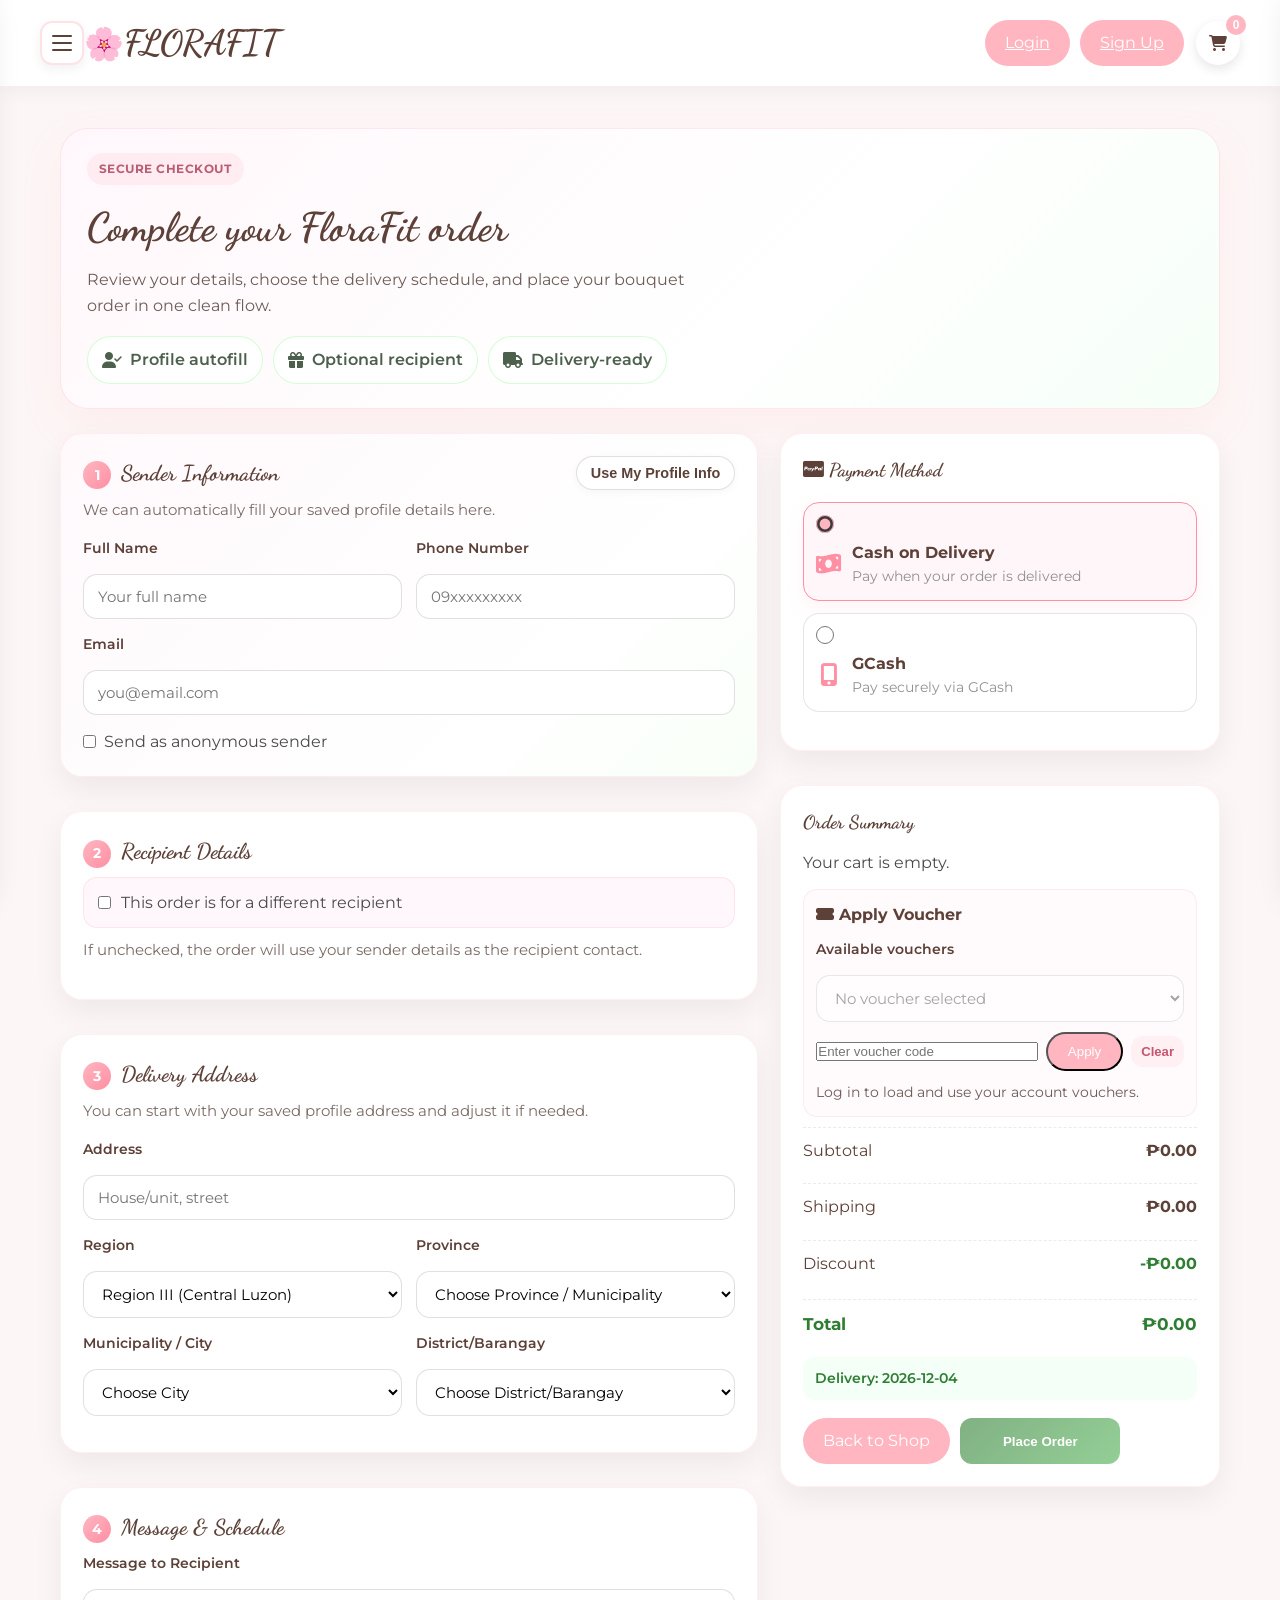
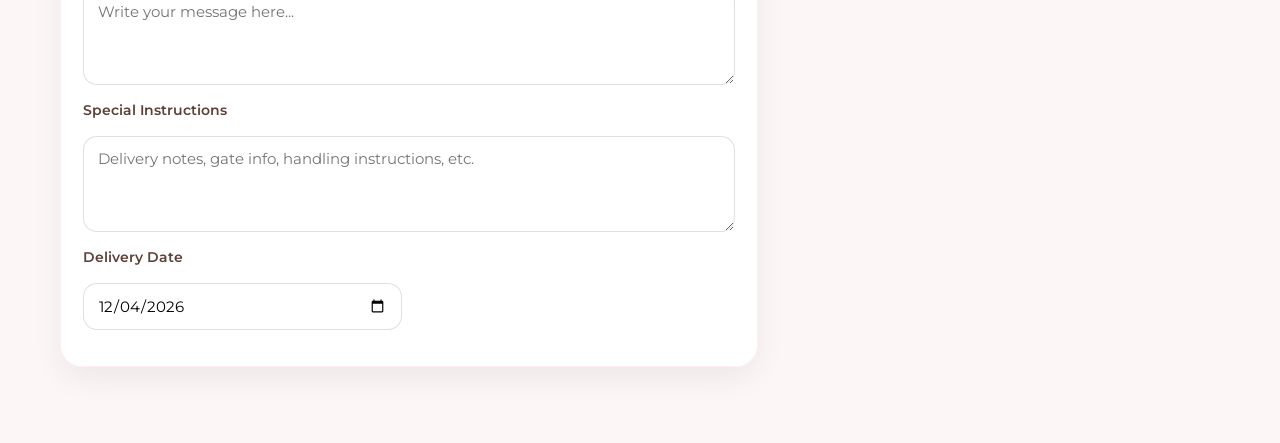
<file: checkout.html>
<!DOCTYPE html>
<html lang="en">
<head>
    <meta charset="UTF-8">
    <meta name="viewport" content="width=device-width, initial-scale=1.0">
    <title>Checkout | FLORAFIT</title>
    <link rel="icon" type="image/png" href="assets/img/Flora.png">
    <link rel="stylesheet" href="assets/css/website.css">
    <link rel="stylesheet" href="https://cdnjs.cloudflare.com/ajax/libs/font-awesome/6.4.0/css/all.min.css">
    <link href="https://fonts.googleapis.com/css2?family=Dancing+Script:wght@400;600;700&family=Montserrat:wght@300;400;500;600&display=swap" rel="stylesheet">
    <style>
        .checkout-body {
            background: linear-gradient(180deg, #fffaf0 0%, #fffdfb 100%);
        }

        .checkout-page {
            padding: 128px 0 60px;
        }

        .checkout-hero-banner {
            display: flex;
            justify-content: space-between;
            align-items: center;
            gap: 18px;
            flex-wrap: wrap;
            margin-bottom: 24px;
            padding: 24px 26px;
            border-radius: 28px;
            background: linear-gradient(135deg, #fff7fb 0%, #ffffff 60%, #f6fff8 100%);
            border: 1px solid rgba(255, 182, 193, 0.32);
            box-shadow: 0 16px 40px rgba(255, 182, 193, 0.12);
        }

        .checkout-eyebrow {
            display: inline-block;
            padding: 6px 12px;
            border-radius: 999px;
            background: rgba(255, 182, 193, 0.18);
            color: #b85d73;
            font-size: 0.78rem;
            font-weight: 700;
            text-transform: uppercase;
            letter-spacing: 0.04em;
            margin-bottom: 10px;
        }

        .checkout-hero-banner h2 {
            margin: 0 0 8px;
            color: #5d4037;
            font-size: 2.5rem;
        }

        .checkout-hero-banner p {
            margin: 0;
            max-width: 620px;
            color: #6d5c57;
        }

        .checkout-hero-points {
            display: flex;
            gap: 10px;
            flex-wrap: wrap;
        }

        .checkout-hero-points span {
            display: inline-flex;
            align-items: center;
            gap: 8px;
            padding: 10px 14px;
            border-radius: 999px;
            background: white;
            border: 1px solid rgba(152, 251, 152, 0.4);
            color: #4d5f4d;
            font-weight: 600;
        }

        .checkout-grid {
            display: grid;
            grid-template-columns: minmax(0, 1.35fr) minmax(320px, 0.85fr);
            gap: 22px;
            align-items: start;
        }

        .checkout-main-column,
        .checkout-sidebar-stack {
            display: grid;
            gap: 18px;
        }

        .checkout-card {
            background: rgba(255, 255, 255, 0.96);
            border-radius: 22px;
            border: 1px solid rgba(255, 182, 193, 0.22);
            box-shadow: 0 12px 30px rgba(0, 0, 0, 0.06);
            padding: 22px;
        }

        .checkout-card-accent {
            background: linear-gradient(135deg, #fff9fc 0%, #ffffff 70%, #f8fff8 100%);
        }

        .checkout-card-heading {
            display: flex;
            align-items: center;
            justify-content: space-between;
            gap: 12px;
            flex-wrap: wrap;
            margin-bottom: 8px;
        }

        .checkout-card-heading h3 {
            margin: 0;
            color: #5d4037;
            font-size: 1.35rem;
        }

        .checkout-step {
            display: inline-flex;
            width: 28px;
            height: 28px;
            align-items: center;
            justify-content: center;
            border-radius: 50%;
            background: linear-gradient(135deg, #ffb6c1 0%, #ff8fa3 100%);
            color: white;
            font-size: 0.9rem;
            font-weight: 700;
            margin-right: 10px;
        }

        .checkout-card-note {
            margin: 0 0 14px;
            color: #7a6b66;
            font-size: 0.95rem;
        }

        .checkout-row {
            display: grid;
            grid-template-columns: repeat(2, minmax(0, 1fr));
            gap: 14px;
        }

        .checkout-field {
            display: grid;
            gap: 8px;
            margin-bottom: 14px;
        }

        .checkout-field label {
            font-weight: 600;
            color: #5d4037;
        }

        .checkout-field input,
        .checkout-field textarea,
        .checkout-field select {
            width: 100%;
            border: 1px solid rgba(0, 0, 0, 0.12);
            border-radius: 14px;
            padding: 12px 14px;
            font-size: 0.95rem;
            font-family: 'Montserrat', sans-serif;
            background: #fff;
        }

        .checkout-field textarea {
            min-height: 96px;
            resize: vertical;
        }

        .checkout-field input:focus,
        .checkout-field textarea:focus,
        .checkout-field select:focus {
            outline: none;
            border-color: #ff8fa3;
            box-shadow: 0 0 0 3px rgba(255, 182, 193, 0.16);
        }

        .checkout-toggle-card {
            display: flex;
            align-items: center;
            gap: 10px;
            padding: 12px 14px;
            border-radius: 14px;
            background: #fff7fb;
            border: 1px solid rgba(255, 182, 193, 0.28);
            margin-bottom: 10px;
        }

        .checkout-toggle-panel[hidden] {
            display: none !important;
        }

        .checkout-toggle-panel {
            margin-top: 10px;
            padding-top: 10px;
        }

        .checkout-summary-card {
            position: sticky;
            top: 118px;
        }

        .phone-wrap {
            display: grid;
            grid-template-columns: 92px 1fr;
            gap: 10px;
        }

        .checkout-actions {
            display: flex;
            gap: 10px;
            flex-wrap: wrap;
            margin-top: 18px;
        }

        .payment-methods {
            display: grid;
            gap: 12px;
        }

        .payment-method-option {
            display: block;
            border: 1px solid rgba(0,0,0,0.1);
            border-radius: 16px;
            padding: 12px;
            cursor: pointer;
            transition: all 0.2s ease;
            background: #fff;
        }

        .payment-method-option.active {
            border-color: #ff8fa3;
            background: #fff6fa;
            box-shadow: 0 8px 18px rgba(255, 182, 193, 0.15);
        }

        .payment-method-content {
            display: flex;
            gap: 12px;
            align-items: center;
        }

        .payment-method-content i {
            font-size: 1.4rem;
            color: #ff8fa3;
        }

        .payment-method-content small {
            display: block;
            color: #777;
        }

        .payment-details,
        .gcash-info {
            margin-top: 12px;
        }

        .gcash-info {
            display: flex;
            gap: 8px;
            align-items: center;
            background: #f4f9ff;
            border-radius: 12px;
            padding: 10px 12px;
            color: #2b5c8a;
            font-size: 0.9rem;
        }

        #cart-summary-list {
            display: grid;
            gap: 12px;
            margin-bottom: 14px;
        }

        .cart-item {
            display: grid;
            grid-template-columns: 64px 1fr auto;
            gap: 12px;
            align-items: start;
            padding: 12px;
            border-radius: 14px;
            background: #fffafc;
            border: 1px solid rgba(255, 182, 193, 0.18);
        }

        .cart-item img {
            width: 64px;
            height: 64px;
            object-fit: cover;
            border-radius: 12px;
        }

        .cart-item-name {
            font-weight: 700;
            color: #5d4037;
            margin-bottom: 4px;
        }

        .cart-item-meta {
            color: #777;
            font-size: 0.88rem;
        }

        .summary-row {
            display: flex;
            align-items: center;
            justify-content: space-between;
            padding: 10px 0;
            border-top: 1px dashed rgba(0,0,0,0.08);
        }

        .summary-total {
            font-size: 1.08rem;
            color: #2e7d32;
        }

        .delivery-note {
            margin-top: 10px;
            padding: 10px 12px;
            border-radius: 12px;
            background: #f4fff7;
            color: #2e7d32;
            font-weight: 600;
        }

        .buy-button,
        .checkout-remove-btn {
            border: none;
            border-radius: 12px;
            cursor: pointer;
            font-weight: 700;
        }

        .buy-button {
            background: linear-gradient(135deg, #2e7d32 0%, #4caf50 100%);
            color: white;
            padding: 12px 18px;
        }

        .checkout-remove-btn {
            background: #fff1f3;
            color: #c55570;
            padding: 8px 10px;
            margin-top: 8px;
        }

        .qty-control {
            display: inline-flex;
            align-items: center;
            gap: 8px;
            flex-wrap: wrap;
            margin-top: 8px;
        }

        .qty-btn,
        .qty-pill {
            width: 32px;
            height: 32px;
            border-radius: 999px;
            display: inline-flex;
            align-items: center;
            justify-content: center;
            font-weight: 700;
        }

        .qty-btn {
            border: 1px solid rgba(255, 143, 163, 0.45);
            background: #fff;
            color: #b85d73;
            cursor: pointer;
        }

        .qty-pill {
            background: #fff7fb;
            color: #5d4037;
            width: auto;
            min-width: 32px;
            padding: 0 10px;
        }

        .voucher-box {
            margin: 12px 0 6px;
            padding: 12px;
            border-radius: 14px;
            background: #fffafc;
            border: 1px solid rgba(255, 182, 193, 0.22);
        }

        .voucher-box h4 {
            margin: 0 0 10px;
            color: #5d4037;
        }

        .voucher-row {
            display: grid;
            grid-template-columns: 1fr auto auto;
            gap: 8px;
            align-items: center;
        }

        .voucher-feedback {
            margin: 10px 0 0;
            font-size: 0.9rem;
            color: #6d5c57;
        }

        .voucher-feedback.success {
            color: #2e7d32;
            font-weight: 600;
        }

        .voucher-feedback.error {
            color: #c62828;
            font-weight: 600;
        }

        .discount-row strong {
            color: #2e7d32;
        }

        @media (max-width: 992px) {
            .checkout-grid,
            .checkout-row {
                grid-template-columns: 1fr;
            }

            .checkout-summary-card {
                position: static;
            }

            .cart-item {
                grid-template-columns: 56px 1fr;
            }

            .cart-item-actions {
                grid-column: 1 / -1;
                display: flex;
                justify-content: space-between;
                align-items: center;
            }
        }
    </style>
</head>
<body class="checkout-body">
    <header>
        <div class="container header-container">
            <button id="hamburger-btn" class="hamburger-btn" aria-label="Open menu" aria-expanded="false">
                <span></span>
                <span></span>
                <span></span>
            </button>

            <a href="index.html" class="logo">
                <span style="font-size: 2rem;">🌸</span>
                <h1>FLORAFIT</h1>
            </a>

            <!-- Mobile Menu -->
            <div id="mobile-menu" class="mobile-menu" aria-hidden="true">
                <button id="mobile-menu-close" class="mobile-menu-close" aria-label="Close menu">&times;</button>
                <nav class="mobile-nav">
                    <ul>
                        <li><a href="index.html">Home</a></li>
                        <li><a href="index.html#about">About</a></li>
                        <li><a href="contact.html">Contact</a></li>
                        <li><a href="shop.html">Shop</a></li>
                        <li><a href="customize.html">Start Designing</a></li>
                    </ul>
                </nav>
            </div>
            <div id="mobile-menu-overlay" class="mobile-menu-overlay"></div>

            <div id="auth-toggle">
                <a href="admin/dashboard.php" id="staff-dashboard-link" class="nav-cta" style="display:none; margin-right:15px; background:linear-gradient(135deg, #667eea 0%, #764ba2 100%); border:none;">
                    <i class="fas fa-chart-line"></i> Dashboard
                </a>
                <div id="auth-buttons">
                    <a href="login.html" class="nav-cta">Login</a>
                    <a href="signup.html" class="nav-cta">Sign Up</a>
                </div>
                <div id="profile-section" style="display: none;">
                    <div class="profile-menu">
                        <img id="cornerProfilePic" src="uploads/default-avatar.svg" alt="profile">
                        <i class="fas fa-user-circle"></i>
                        <span id="user-name"></span>
                        <button id="logout-btn" class="nav-cta">Logout</button>
                    </div>
                </div>
                <button type="button" id="cart-toggle-btn" class="cart-toggle-btn" aria-label="Open cart">
                    <i class="fas fa-shopping-cart"></i>
                    <span id="cart-badge" class="cart-badge">0</span>
                </button>
            </div>
        </div>
    </header>

    <div id="cart-overlay" class="cart-overlay" hidden></div>
    <aside id="cart-drawer" class="cart-drawer" aria-hidden="true">
        <div class="cart-drawer-header">
            <h3><i class="fas fa-shopping-cart"></i> Your Cart</h3>
            <button type="button" id="cart-close-btn" class="cart-close-btn" aria-label="Close cart">&times;</button>
        </div>
        <div id="checkout-cart-list" class="checkout-cart-list"></div>
        <div class="cart-drawer-footer">
            <a href="shop.html" class="nav-cta" style="text-decoration:none;text-align:center;">Add More Items</a>
        </div>
    </aside>

    <main class="checkout-page">
        <div class="container">
            <section class="checkout-hero-banner">
                <div>
                    <span class="checkout-eyebrow">Secure Checkout</span>
                    <h2>Complete your FloraFit order</h2>
                    <p>Review your details, choose the delivery schedule, and place your bouquet order in one clean flow.</p>
                </div>
                <div class="checkout-hero-points">
                    <span><i class="fas fa-user-check"></i> Profile autofill</span>
                    <span><i class="fas fa-gift"></i> Optional recipient</span>
                    <span><i class="fas fa-truck"></i> Delivery-ready</span>
                </div>
            </section>

            <div class="checkout-grid">
                <section class="checkout-main-column">
                    <div class="checkout-card checkout-card-accent">
                        <div class="checkout-card-heading">
                            <div>
                                <span class="checkout-step">1</span><h3 style="display:inline;">Sender Information</h3>
                            </div>
                            <button type="button" id="autofill-profile" class="btn-small outline">Use My Profile Info</button>
                        </div>
                        <p class="checkout-card-note">We can automatically fill your saved profile details here.</p>
                        <div class="checkout-row">
                            <div class="checkout-field">
                                <label for="sender-name">Full Name</label>
                                <input id="sender-name" type="text" placeholder="Your full name" autocomplete="name">
                            </div>
                            <div class="checkout-field">
                                <label for="sender-phone">Phone Number</label>
                                <input id="sender-phone" type="text" placeholder="09xxxxxxxxx" autocomplete="tel">
                            </div>
                        </div>
                        <div class="checkout-field">
                            <label for="sender-email">Email</label>
                            <input id="sender-email" type="email" placeholder="you@email.com" autocomplete="email">
                        </div>
                        <label class="checkbox-field" for="sender-anonymous">
                            <input id="sender-anonymous" type="checkbox">
                            <span>Send as anonymous sender</span>
                        </label>
                    </div>

                    <div class="checkout-card">
                        <div class="checkout-card-heading">
                            <div>
                                <span class="checkout-step">2</span><h3 style="display:inline;">Recipient Details</h3>
                            </div>
                        </div>
                        <label class="checkout-toggle-card" for="different-recipient-toggle">
                            <input id="different-recipient-toggle" type="checkbox">
                            <span>This order is for a different recipient</span>
                        </label>
                        <p id="recipient-mode-hint" class="checkout-card-note">If unchecked, the order will use your sender details as the recipient contact.</p>

                        <div id="recipient-details-panel" class="checkout-toggle-panel" hidden>
                            <div class="checkout-row">
                                <div class="checkout-field">
                                    <label for="recipient-first-name">First Name</label>
                                    <input id="recipient-first-name" type="text" placeholder="Recipient first name" autocomplete="given-name">
                                </div>
                                <div class="checkout-field">
                                    <label for="recipient-last-name">Last Name</label>
                                    <input id="recipient-last-name" type="text" placeholder="Recipient last name" autocomplete="family-name">
                                </div>
                            </div>
                            <div class="checkout-field">
                                <label for="recipient-phone">Phone Number</label>
                                <div class="phone-wrap">
                                    <select id="recipient-country-code">
                                        <option value="+63" selected>+63</option>
                                    </select>
                                    <input id="recipient-phone" type="text" placeholder="Enter a phone number" autocomplete="tel-national">
                                </div>
                            </div>
                        </div>
                    </div>

                    <div class="checkout-card">
                        <div class="checkout-card-heading">
                            <div>
                                <span class="checkout-step">3</span><h3 style="display:inline;">Delivery Address</h3>
                            </div>
                        </div>
                        <p class="checkout-card-note">You can start with your saved profile address and adjust it if needed.</p>
                        <div class="checkout-field">
                            <label for="recipient-address-line">Address</label>
                            <input id="recipient-address-line" type="text" placeholder="House/unit, street" autocomplete="street-address">
                        </div>
                        <div class="checkout-row">
                            <div class="checkout-field">
                                <label for="recipient-region">Region</label>
                                <select id="recipient-region"></select>
                            </div>
                            <div class="checkout-field">
                                <label for="recipient-province">Province</label>
                                <select id="recipient-province"></select>
                            </div>
                        </div>
                        <div class="checkout-row">
                            <div class="checkout-field">
                                <label for="recipient-city">Municipality / City</label>
                                <select id="recipient-city"></select>
                            </div>
                            <div class="checkout-field">
                                <label for="recipient-district">District/Barangay</label>
                                <select id="recipient-district"></select>
                            </div>
                        </div>
                    </div>

                    <div class="checkout-card">
                        <div class="checkout-card-heading">
                            <div>
                                <span class="checkout-step">4</span><h3 style="display:inline;">Message & Schedule</h3>
                            </div>
                        </div>
                        <div class="checkout-field">
                            <label for="gift-message">Message to Recipient</label>
                            <textarea id="gift-message" placeholder="Write your message here..."></textarea>
                        </div>
                        <div class="checkout-field">
                            <label for="special-instructions">Special Instructions</label>
                            <textarea id="special-instructions" placeholder="Delivery notes, gate info, handling instructions, etc."></textarea>
                        </div>
                        <div class="checkout-row">
                            <div class="checkout-field">
                                <label for="delivery-date">Delivery Date</label>
                                <input id="delivery-date" type="date">
                            </div>
                        </div>
                    </div>
                </section>

                <aside>
                    <div class="checkout-sidebar-stack">
                        <div class="checkout-card">
                            <h3><i class="fab fa-cc-paypal"></i> Payment Method</h3>
                            <div class="payment-methods">
                                <label class="payment-method-option">
                                    <input type="radio" name="payment" value="cod">
                                    <div class="payment-method-content">
                                        <i class="fas fa-money-bill-wave"></i>
                                        <div>
                                            <strong>Cash on Delivery</strong>
                                            <small>Pay when your order is delivered</small>
                                        </div>
                                    </div>
                                </label>

                                <label class="payment-method-option" data-method="gcash">
                                    <input type="radio" name="payment" value="gcash">
                                    <div class="payment-method-content">
                                        <i class="fas fa-mobile-alt"></i>
                                        <div>
                                            <strong>GCash</strong>
                                            <small>Pay securely via GCash</small>
                                        </div>
                                    </div>
                                </label>
                            </div>

                            <div id="gcash-details" class="payment-details" style="display: none;">
                                <div class="checkout-field">
                                    <label for="gcash-number">GCash Number</label>
                                    <input id="gcash-number" type="tel" placeholder="09xxxxxxxxx" maxlength="11">
                                    <small>Enter your GCash mobile number</small>
                                </div>
                                <div class="gcash-info">
                                    <i class="fas fa-info-circle"></i>
                                    <span>You will receive payment instructions after order confirmation</span>
                                </div>
                            </div>
                        </div>

                        <div class="checkout-card checkout-summary-card">
                            <h3>Order Summary</h3>
                            <div id="cart-summary-list"></div>
                            <div class="voucher-box">
                                <h4><i class="fas fa-ticket-alt"></i> Apply Voucher</h4>
                                <div class="checkout-field" style="margin-bottom:10px;">
                                    <label for="voucher-select">Available vouchers</label>
                                    <select id="voucher-select">
                                        <option value="">No voucher selected</option>
                                    </select>
                                </div>
                                <div class="voucher-row">
                                    <input id="voucher-code" type="text" placeholder="Enter voucher code">
                                    <button id="apply-voucher" type="button" class="nav-cta">Apply</button>
                                    <button id="clear-voucher" type="button" class="checkout-remove-btn" style="margin-top:0;">Clear</button>
                                </div>
                                <p id="voucher-feedback" class="voucher-feedback">Log in to load your available vouchers.</p>
                            </div>
                            <div class="summary-row"><span>Subtotal</span><strong id="subtotal-amount">₱0.00</strong></div>
                            <div class="summary-row"><span>Shipping</span><strong id="shipping-amount">₱150.00</strong></div>
                            <div class="summary-row discount-row"><span>Discount</span><strong id="discount-amount">-₱0.00</strong></div>
                            <div class="summary-row summary-total"><span>Total</span><strong id="total-amount">₱0.00</strong></div>
                            <div class="delivery-note" id="delivery-summary">Delivery: Not selected</div>
                            <div class="checkout-actions">
                                <a href="shop.html" class="nav-cta" style="text-decoration:none; display:inline-flex; align-items:center; justify-content:center;">Back to Shop</a>
                                <button id="place-order" type="button" class="buy-button">Place Order</button>
                            </div>
                        </div>
                    </div>
                </aside>
            </div>
        </div>
    </main>

    <script src="assets/js/notifications.js"></script>
    <script>
        function updateAuthUI() {
            const isLoggedIn = localStorage.getItem('isLoggedIn');
            const authButtons = document.getElementById('auth-buttons');
            const profileSection = document.getElementById('profile-section');
            const userName = document.getElementById('user-name');
            const cornerImg = document.getElementById('cornerProfilePic');
            const cartBtn = document.getElementById('cart-toggle-btn');

            if (isLoggedIn) {
                const user = JSON.parse(localStorage.getItem('user'));
                authButtons.style.display = 'none';
                profileSection.style.display = 'block';
                if (user) {
                    userName.textContent = user.name || [user.firstName, user.lastName].filter(Boolean).join(' ');
                }
                if (user && user.profile_picture) {
                    cornerImg.src = user.profile_picture;
                    cornerImg.style.display = 'inline-block';
                    const icon = profileSection.querySelector('.fa-user-circle');
                    if (icon) icon.style.display = 'none';
                } else {
                    cornerImg.style.display = 'none';
                    const icon = profileSection.querySelector('.fa-user-circle');
                    if (icon) icon.style.display = 'inline-block';
                }

                if (user && (user.role === 'admin' || user.role === 'staff' || user.is_admin)) {
                    const staffLink = document.getElementById('staff-dashboard-link');
                    if (staffLink) staffLink.style.display = 'inline-block';
                    if (cartBtn) cartBtn.style.display = 'none';
                    const designLink = document.getElementById('start-designing-link');
                    if (designLink) {
                        designLink.innerHTML = '<a href="customize.html">Customize</a>';
                    }
                } else {
                    if (cartBtn) cartBtn.style.display = 'inline-flex';
                }
            } else {
                authButtons.style.display = 'flex';
                profileSection.style.display = 'none';
                if (cartBtn) cartBtn.style.display = 'inline-flex';
                const staffLink = document.getElementById('staff-dashboard-link');
                if (staffLink) staffLink.style.display = 'none';
            }
        }

        updateAuthUI();

        const hamburgerBtn = document.getElementById('hamburger-btn');
        const mobileMenu = document.getElementById('mobile-menu');
        const mobileMenuOverlay = document.getElementById('mobile-menu-overlay');
        const mobileMenuClose = document.getElementById('mobile-menu-close');

        function openMobileMenu() {
            mobileMenu.classList.add('open');
            mobileMenuOverlay.classList.add('open');
            hamburgerBtn.setAttribute('aria-expanded', 'true');
            mobileMenu.setAttribute('aria-hidden', 'false');
            document.body.style.overflow = 'hidden';
        }

        function closeMobileMenu() {
            mobileMenu.classList.remove('open');
            mobileMenuOverlay.classList.remove('open');
            hamburgerBtn.setAttribute('aria-expanded', 'false');
            mobileMenu.setAttribute('aria-hidden', 'true');
            document.body.style.overflow = '';
        }

        hamburgerBtn?.addEventListener('click', openMobileMenu);
        mobileMenuClose?.addEventListener('click', closeMobileMenu);
        mobileMenuOverlay?.addEventListener('click', closeMobileMenu);

        document.querySelectorAll('.mobile-nav a').forEach(link => {
            link.addEventListener('click', closeMobileMenu);
        });

        const profileSection = document.getElementById('profile-section');
        if (profileSection) {
            profileSection.addEventListener('click', () => {
                window.location.href = 'profile.html';
            });
            profileSection.style.cursor = 'pointer';
        }

        const logoutBtn = document.getElementById('logout-btn');
        if (logoutBtn) {
            logoutBtn.addEventListener('click', (e) => {
                e.stopPropagation();
                localStorage.removeItem('isLoggedIn');
                localStorage.removeItem('user');
                updateAuthUI();
                window.location.href = 'index.html';
            });
        }

        window.addEventListener('storage', (e) => {
            if (e.key === 'user' || e.key === 'isLoggedIn') {
                try { updateAuthUI(); } catch (err) { console.error(err); }
            }
        });

        document.querySelectorAll('a[href="customize.html"]').forEach(link => {
            link.addEventListener('click', (e) => {
                const isLoggedIn = localStorage.getItem('isLoggedIn');
                if (!isLoggedIn) {
                    e.preventDefault();
                    window.location.href = 'login.html';
                }
            });
        });
    </script>
    <script>
        const SHIPPING_FEE = 150;
        const REGION_DATA = {
            'Region III (Central Luzon)': [
                'Bataan', 'Bulacan', 'Nueva Ecija', 'Pampanga', 'Tarlac', 'Zambales', 'Aurora'
            ]
        };

        const CITY_DISTRICT_ASSOCIATION = {
            // Bataan municipalities/cities → their districts
            'Balanga (Capital)':    '2nd District',
            'Abucay':               '1st District',
            'Bagac':                '3rd District',
            'Dinalupihan':          '3rd District',
            'Hermosa':              '1st District',
            'Limay':                '2nd District',
            'Mariveles':            '3rd District',
            'Morong':               '3rd District',
            'Orani':                '1st District',
            'Orion':                '2nd District',
            'Pilar':                '2nd District',
            'Samal':                '1st District'
        };

        const BARANGAY_OPTIONS_BY_CITY = {
            'Balanga (Capital)': [
                'Bagong Silang', 'Bagumbayan', 'Cabog-Cabog', 'Camacho', 'Cataning',
                'Central', 'Cupang North', 'Cupang Proper', 'Cupang West', 'Dangcol',
                'Doña Francisca', 'Ibayo', 'Malabia', 'Munting Batangas',
                'Poblacion Barcenas', 'Puerto Rivas Ibaba', 'Puerto Rivas Itaas',
                'Puerto Rivas Lote', 'San Jose', 'Sibacan', 'Talisay', 'Tanato',
                'Tenejero', 'Tortugas', 'Tuyo'
            ],
            'Abucay': [
                'Bangkal', 'Calaylayan', 'Capitangan', 'Gabon', 'Laon',
                'Mabatang', 'Omboy', 'Salian', 'Wawa'
            ],
            'Bagac': [
                'Atilano L. Ricardo', 'Bagumbayan', 'Banawang', 'Binuangan', 'Binukawan',
                'Ibaba', 'Ibis', 'Pag-asa', 'Parang', 'Paysawan', 'Quinawan',
                'San Antonio', 'Saysain', 'Tabing-Ilog (Poblacion)'
            ],
            'Dinalupihan': [
                'Aquino', 'Bonifacio', 'Burgos', 'Del Pilar', 'General Luna',
                'Gomez', 'Mabini Extension', 'Mabini Proper', 'Padre Dandan',
                'Rizal', 'Roxas', 'San Isidro', 'Torres Bugauen', 'Zamora',
                'Daang Bago', 'Layac', 'Luacan', 'New San Jose', 'Old San Jose',
                'San Ramon', 'Santa Isabel', 'Bangal', 'Bayan-bayanan', 'Colo',
                'Dalao', 'Happy Valley', 'Jose C. Payumo, Jr.', 'Kataasan',
                'Magsaysay', 'Maligaya', 'Naparing', 'Pag-asa', 'Pagalanggang',
                'Payangan', 'Pentor', 'Pinulot', 'Pita', 'Roosevelt', 'Saguing',
                'San Benito', 'San Pablo', 'San Simon', 'Sapang Balas',
                'Santo Niño', 'Tubo-tubo', 'Tucop'
            ],
            'Hermosa': [
                'A. Rivera', 'Almacen', 'Bacong', 'Balsic', 'Bamban', 'Cataning',
                'Culis', 'Daungan', 'Mandama', 'Mabuco', 'Maite',
                'Mambog - Caballero', 'Palihan', 'Pandatung', 'Pulo',
                'Saba', 'San Pedro', 'Santout', 'Tipo'
            ],
            'Limay': [
                'Alangan', 'Duale', 'Kitang I', 'Kitang 2 & Luz', 'Lamao',
                'Landing', 'Poblacion', 'Reformista', 'San Francisco de Asis',
                'St. Francis II', 'Townsite', 'Wawa'
            ],
            'Mariveles': [
                'Alas-asin', 'Alion', 'Balon-Anito', 'Baseco Country', 'Batangas II',
                'Biaan', 'Cabcaben', 'Camaya', 'Ipag', 'Lucanin', 'Malaya',
                'Maligaya', 'Mountain View', 'Poblacion', 'San Carlos',
                'San Isidro', 'Sisiman', 'Townsite'
            ],
            'Morong': [
                'Binaritan', 'Mabayo', 'Nagbalayong', 'Poblacion', 'Sabang'
            ],
            'Orani': [
                'Apollo', 'Bagong Paraiso', 'Balut', 'Bayan', 'Calero',
                'Centro I', 'Centro II', 'Doña', 'Kabalutan', 'Kaparangan',
                'Maria Fe', 'Masantol', 'Mulawin', 'Pacar', 'Pag-asa',
                'Palihan', 'Paking-Carbonero', 'Pantalan Bago', 'Pantalan Luma',
                'Parang Parang', 'Puksuan', 'Sibul', 'Silahis', 'Tagumpay',
                'Tala', 'Talimundoc', 'Tapulao', 'Tenejero', 'Tugatog', 'Wawa'
            ],
            'Orion': [
                'Arellano', 'Bagumbayan', 'Balagtas', 'Balut', 'Bantan',
                'Bilolo', 'Calabane', 'Camachile', 'Daang Bago', 'Daang Bilolo',
                'Daang Pare', 'General Lim', 'Kapunitan', 'Lati', 'Lusungan',
                'Puting Pasig', 'Sabatan', 'San Vicente', 'Santa Elena',
                'Santo Domingo', 'Villa Angeles', 'Wakas', 'Wawa'
            ],
            'Pilar': [
                'Balut I', 'Balut II', 'Landing', 'Wawa', 'Diwa', 'Liyang',
                'Nagwaling', 'Pantingan', 'Ala-uli', 'Bagumbayan', 'Bantan Munti',
                'Burgos', 'Del Rosario', 'Panilao', 'Poblacion', 'Rizal',
                'Santa Rosa', 'Wakas North', 'Wakas South'
            ],
            'Samal': [
                'East Calaguiman', 'East Daang Bago', 'Gugo', 'Ibaba', 'Imelda',
                'Lalawigan', 'Palili', 'San Juan', 'San Roque', 'Santa Lucia',
                'Sapa', 'Tabing Ilog', 'West Calaguiman', 'West Daang Bago'
            ]
        };

        function getStorageIdentity() {
            try {
                const user = JSON.parse(localStorage.getItem('user') || '{}');
                if (user && user.id) return `user_${user.id}`;
                if (user && user.email) return `email_${String(user.email).toLowerCase()}`;
            } catch (error) {
            }
            return 'guest';
        }

        function getCartStorageKey() {
            return `cart_${getStorageIdentity()}`;
        }

        function getCart() {
            try {
                const key = getCartStorageKey();
                const scoped = localStorage.getItem(key);

                if (scoped === null) {
                    const legacy = localStorage.getItem('cart');
                    if (legacy) {
                        localStorage.setItem(key, legacy);
                        localStorage.removeItem('cart');
                    }
                }

                const cart = JSON.parse(localStorage.getItem(key));
                return Array.isArray(cart) ? cart : [];
            } catch (error) {
                return [];
            }
        }

        function saveCart(cart) {
            localStorage.setItem(getCartStorageKey(), JSON.stringify(cart));
        }

        function totalCartQuantity(cart) {
            return cart.reduce((sum, item) => sum + Math.max(1, Number(item.quantity || 1)), 0);
        }

        function updateCartBadge() {
            const badge = document.getElementById('cart-badge');
            if (!badge) return;
            badge.textContent = totalCartQuantity(getCart());
        }

        function openCartDrawer() {
            const drawer = document.getElementById('cart-drawer');
            const overlay = document.getElementById('cart-overlay');
            if (!drawer || !overlay) return;
            drawer.classList.add('open');
            drawer.setAttribute('aria-hidden', 'false');
            overlay.hidden = false;
            document.body.style.overflow = 'hidden';
            renderNavCart();
        }

        function closeCartDrawer() {
            const drawer = document.getElementById('cart-drawer');
            const overlay = document.getElementById('cart-overlay');
            if (!drawer || !overlay) return;
            drawer.classList.remove('open');
            drawer.setAttribute('aria-hidden', 'true');
            overlay.hidden = true;
            document.body.style.overflow = '';
        }

        function removeCartItem(index) {
            const cart = getCart();
            if (!cart[index]) return;
            cart.splice(index, 1);
            saveCart(cart);
            updateCartBadge();
            renderSummary();
            renderNavCart();
        }

        function changeCartItemQuantity(index, delta) {
            const cart = getCart();
            if (!cart[index]) return;

            const nextQuantity = Math.max(1, Number(cart[index].quantity || 1) + Number(delta || 0));
            cart[index].quantity = nextQuantity;
            saveCart(cart);
            updateCartBadge();
            renderSummary();
            renderNavCart();
        }

        function renderNavCart() {
            const list = document.getElementById('checkout-cart-list');
            if (!list) return;

            const cart = getCart();
            if (!cart.length) {
                list.innerHTML = '<p class="cart-empty-state">Your cart is empty.</p>';
                return;
            }

            list.innerHTML = cart.map((item, index) => {
                const qty = Math.max(1, Number(item.quantity || 1));
                const addOnNames = (item.addOns || []).map(addOn => addOn.name).join(', ');
                const recipeText = buildRecipeText(item);
                return `
                    <div class="checkout-cart-item">
                        <div class="checkout-cart-item-top">
                            <strong>${item.name || 'Item'}</strong>
                            <strong>${currency(computeItemTotal(item))}</strong>
                        </div>
                        <div class="cart-item-meta">Qty: ${qty}${addOnNames ? ` • Add-ons: ${addOnNames}` : ''}</div>
                        ${recipeText ? `<div class="cart-item-meta">Recipe: ${recipeText}</div>` : ''}
                        <div class="qty-control">
                            <button type="button" class="qty-btn" data-action="decrease" data-index="${index}">−</button>
                            <span class="qty-pill">${qty}</span>
                            <button type="button" class="qty-btn" data-action="increase" data-index="${index}">+</button>
                            <button type="button" class="cart-remove-btn" data-action="remove" data-index="${index}">Remove</button>
                        </div>
                    </div>
                `;
            }).join('');
        }

        function setSelectOptions(selectId, options, placeholder) {
            const select = document.getElementById(selectId);
            if (!select) return;
            select.innerHTML = '';

            const placeholderOpt = document.createElement('option');
            placeholderOpt.value = '';
            placeholderOpt.textContent = placeholder;
            select.appendChild(placeholderOpt);

            options.forEach(option => {
                const opt = document.createElement('option');
                opt.value = option;
                opt.textContent = option;
                select.appendChild(opt);
            });
        }

        function initializeAddressFields() {
            const regionSelect = document.getElementById('recipient-region');
            const provinceSelect = document.getElementById('recipient-province');
            const citySelect = document.getElementById('recipient-city');

            setSelectOptions('recipient-region', Object.keys(REGION_DATA), 'Choose Region');
            setSelectOptions('recipient-province', [], 'Choose Province / Municipality');
            setSelectOptions('recipient-city', [], 'Choose City');
            setSelectOptions('recipient-district', [], 'Choose District/Barangay');

            regionSelect.addEventListener('change', () => {
                const region = regionSelect.value;
                const provinces = region ? (REGION_DATA[region] || []) : [];
                setSelectOptions('recipient-province', provinces, 'Choose Province / Municipality');
                setSelectOptions('recipient-city', [], 'Choose City');
                setSelectOptions('recipient-district', [], 'Choose District/Barangay');
            });

            provinceSelect.addEventListener('change', () => {
                const region = regionSelect.value;
                const province = provinceSelect.value;
                const cities = (region === 'Region III (Central Luzon)' && province === 'Bataan')
                ? Object.keys(CITY_DISTRICT_ASSOCIATION)
                : [];
                setSelectOptions('recipient-city', cities, 'Choose City');
                setSelectOptions('recipient-district', [], 'Choose District/Barangay');
            });

            citySelect.addEventListener('change', () => {
                const city = citySelect.value;
                const districtName = CITY_DISTRICT_ASSOCIATION[city] || '';
                const barangays = BARANGAY_OPTIONS_BY_CITY[city] || [];
                const options = [];

                if (districtName) {
                    options.push(`${districtName}`);
                }

                if (barangays.length) {
                    options.push(...barangays);
                } else if (city) {
                    options.push('Other barangay (specify in address)');
                }

                setSelectOptions('recipient-district', options, 'Choose District/Barangay');
            });

            if (regionSelect.options.length > 1) {
                regionSelect.selectedIndex = 1;
                regionSelect.dispatchEvent(new Event('change'));
            }
        }

        function normalizePHNumber(raw) {
            const input = String(raw || '').trim();
            if (!input) return '';
            let value = input.replace(/[^\d+]/g, '');
            if (value.startsWith('+63')) return `+63${value.slice(3).replace(/\D/g, '')}`;
            value = value.replace(/\D/g, '');
            if (value.startsWith('63')) return `+63${value.slice(2)}`;
            if (value.startsWith('0')) return `+63${value.slice(1)}`;
            if (value.startsWith('9')) return `+63${value}`;
            return input;
        }

        function toLocalPHNumber(raw) {
            const normalized = normalizePHNumber(raw);
            if (normalized.startsWith('+63')) {
                return `0${normalized.slice(3)}`;
            }
            return String(raw || '').trim();
        }

        function stripToNationalNumber(raw) {
            const local = toLocalPHNumber(raw);
            return local.startsWith('0') ? local.slice(1) : local;
        }

        function splitFullName(fullName) {
            const parts = String(fullName || '').trim().split(/\s+/).filter(Boolean);
            return {
                firstName: parts[0] || '',
                lastName: parts.slice(1).join(' ')
            };
        }

        function syncRecipientWithSender() {
            const differentRecipientToggle = document.getElementById('different-recipient-toggle');
            if (differentRecipientToggle?.checked) return;

            const senderNameValue = document.getElementById('sender-name')?.value || '';
            const senderPhoneValue = document.getElementById('sender-phone')?.value || '';
            const nameParts = splitFullName(senderNameValue);

            const recipientFirstName = document.getElementById('recipient-first-name');
            const recipientLastName = document.getElementById('recipient-last-name');
            const recipientPhone = document.getElementById('recipient-phone');

            if (recipientFirstName) recipientFirstName.value = nameParts.firstName;
            if (recipientLastName) recipientLastName.value = nameParts.lastName;
            if (recipientPhone) recipientPhone.value = stripToNationalNumber(senderPhoneValue);
        }

        function toggleRecipientDetails() {
            const toggle = document.getElementById('different-recipient-toggle');
            const panel = document.getElementById('recipient-details-panel');
            const hint = document.getElementById('recipient-mode-hint');
            if (!toggle || !panel) return;

            panel.hidden = !toggle.checked;
            if (hint) {
                hint.textContent = toggle.checked
                    ? 'Enter separate recipient information for this gift order.'
                    : 'If unchecked, the order will use your sender details as the recipient contact.';
            }

            if (!toggle.checked) {
                syncRecipientWithSender();
            }
        }

        function applyCheckoutProfilePrefill(profile = {}) {
            const firstName = profile.first_name || profile.firstName || '';
            const lastName = profile.last_name || profile.lastName || '';
            const fullName = `${firstName} ${lastName}`.trim() || profile.full_name || profile.name || '';
            const email = profile.email || '';
            const phone = toLocalPHNumber(profile.contact_number || profile.contactNumber || '');
            const address = profile.address || '';

            const senderName = document.getElementById('sender-name');
            const senderPhone = document.getElementById('sender-phone');
            const senderEmail = document.getElementById('sender-email');
            const recipientAddress = document.getElementById('recipient-address-line');

            if (senderName && !senderName.value && fullName) senderName.value = fullName;
            if (senderPhone && !senderPhone.value && phone) senderPhone.value = phone;
            if (senderEmail && !senderEmail.value && email) senderEmail.value = email;
            if (recipientAddress && !recipientAddress.value && address) recipientAddress.value = address;

            syncRecipientWithSender();
        }

        async function autofillCheckoutFromProfile() {
            let localUser = {};
            try {
                localUser = JSON.parse(localStorage.getItem('user') || '{}') || {};
            } catch (error) {
                localUser = {};
            }

            applyCheckoutProfilePrefill(localUser);

            if (!localUser?.id) return;

            try {
                const response = await fetch('api/profile.php?action=get', {
                    method: 'POST',
                    headers: { 'Content-Type': 'application/json' },
                    body: JSON.stringify({ user_id: localUser.id })
                });

                const data = await response.json();
                if (data?.success && data.user) {
                    applyCheckoutProfilePrefill(data.user);
                }
            } catch (error) {
                console.warn('Checkout autofill could not load full profile:', error);
            }
        }

        let availableVouchers = [];
        let appliedVoucher = null;

        function currency(value) {
            return `₱${Number(value || 0).toFixed(2)}`;
        }

        function setVoucherFeedback(message, type = 'info') {
            const feedback = document.getElementById('voucher-feedback');
            if (!feedback) return;
            feedback.textContent = message;
            feedback.className = `voucher-feedback${type ? ` ${type}` : ''}`;
        }

        function isVoucherActive(voucher) {
            if (!voucher) return false;
            const status = String(voucher.status || '').toLowerCase();
            if (status !== 'active') return false;
            if (!voucher.expiry_date) return true;
            const expiryTime = new Date(voucher.expiry_date).getTime();
            return Number.isFinite(expiryTime) ? expiryTime >= (new Date().setHours(0, 0, 0, 0)) : true;
        }

        function formatVoucherOption(voucher) {
            const valueLabel = String(voucher.type || '').toLowerCase() === 'percentage'
                ? `${Number(voucher.value || 0)}% off`
                : `${currency(voucher.value || 0)} off`;
            return `${voucher.code} — ${valueLabel}`;
        }

        function getVoucherDiscount(subtotal) {
            if (!appliedVoucher || subtotal <= 0) return 0;

            if (String(appliedVoucher.type || '').toLowerCase() === 'percentage') {
                return Math.min(subtotal, Number((subtotal * (Number(appliedVoucher.value || 0) / 100)).toFixed(2)));
            }

            return Math.min(subtotal, Number(appliedVoucher.value || 0));
        }

        function calculateCartTotals(cart = getCart()) {
            const subtotal = cart.reduce((sum, item) => sum + computeItemTotal(item), 0);
            const shipping = cart.length ? SHIPPING_FEE : 0;
            const discount = getVoucherDiscount(subtotal);
            const total = Math.max(0, subtotal - discount) + shipping;
            return { subtotal, shipping, discount, total };
        }

        function populateVoucherOptions() {
            const select = document.getElementById('voucher-select');
            if (!select) return;

            select.innerHTML = '<option value="">No voucher selected</option>';
            availableVouchers.filter(isVoucherActive).forEach(voucher => {
                const option = document.createElement('option');
                option.value = voucher.code || '';
                option.textContent = formatVoucherOption(voucher);
                select.appendChild(option);
            });

            if (appliedVoucher?.code) {
                select.value = appliedVoucher.code;
            }
        }

        async function loadAvailableVouchers() {
            const select = document.getElementById('voucher-select');
            const codeInput = document.getElementById('voucher-code');
            const isLoggedIn = localStorage.getItem('isLoggedIn');
            let user = null;

            try {
                user = JSON.parse(localStorage.getItem('user') || 'null');
            } catch (error) {
                user = null;
            }

            if (!isLoggedIn || !user?.id) {
                availableVouchers = [];
                if (select) select.disabled = true;
                setVoucherFeedback('Log in to load and use your account vouchers.', 'info');
                renderSummary();
                return;
            }

            try {
                const response = await fetch('api/get_user_vouchers.php', {
                    method: 'POST',
                    headers: { 'Content-Type': 'application/json' },
                    body: JSON.stringify({ user_id: user.id })
                });
                const data = await response.json();

                availableVouchers = data?.success && Array.isArray(data.vouchers)
                    ? data.vouchers.filter(isVoucherActive)
                    : [];

                if (select) select.disabled = false;
                populateVoucherOptions();

                const pendingCode = localStorage.getItem('pendingVoucherCode') || '';
                if (pendingCode && codeInput) {
                    codeInput.value = pendingCode;
                    applyVoucherCode(pendingCode, false);
                } else if (availableVouchers.length) {
                    setVoucherFeedback('Select or paste a voucher code, then click Apply.', 'info');
                } else {
                    setVoucherFeedback('No active vouchers are available for this account right now.', 'info');
                }
            } catch (error) {
                console.error('Failed to load vouchers:', error);
                availableVouchers = [];
                setVoucherFeedback('Failed to load vouchers. Please try again.', 'error');
            }
        }

        function applyVoucherCode(rawCode, notify = true) {
            const code = String(rawCode || '').trim().toUpperCase();
            const codeInput = document.getElementById('voucher-code');
            const select = document.getElementById('voucher-select');

            if (!code) {
                appliedVoucher = null;
                localStorage.removeItem('pendingVoucherCode');
                if (notify) setVoucherFeedback('Enter a voucher code first.', 'error');
                renderSummary();
                return;
            }

            const match = availableVouchers.find(voucher => String(voucher.code || '').toUpperCase() === code);
            if (!match) {
                appliedVoucher = null;
                if (notify) setVoucherFeedback('That voucher is not active for your account.', 'error');
                renderSummary();
                return;
            }

            appliedVoucher = match;
            localStorage.setItem('pendingVoucherCode', match.code);
            if (codeInput) codeInput.value = match.code;
            if (select) select.value = match.code;
            setVoucherFeedback(`Voucher applied: ${formatVoucherOption(match)}`, 'success');
            renderSummary();
        }

        function clearAppliedVoucher(message = 'Voucher cleared.') {
            appliedVoucher = null;
            localStorage.removeItem('pendingVoucherCode');
            const codeInput = document.getElementById('voucher-code');
            const select = document.getElementById('voucher-select');
            if (codeInput) codeInput.value = '';
            if (select) select.value = '';
            setVoucherFeedback(message, 'info');
            renderSummary();
        }

        function computeItemTotal(item) {
            const base = Number(item.basePrice || 0);
            const quantity = Number(item.quantity || 1);
            const addOnTotal = (item.addOns || []).reduce((sum, addOn) => sum + Number(addOn.price || 0), 0);
            return (base + addOnTotal) * quantity;
        }

        function buildRecipeText(item) {
            const summary = item?.customData?.summary;
            if (!Array.isArray(summary) || !summary.length) return '';
            return summary
                .map(entry => `${entry?.name || 'Flower'} x${Math.max(1, Number(entry?.count || 1))}`)
                .join(', ');
        }

        function renderSummary() {
            const cart = getCart();
            const list = document.getElementById('cart-summary-list');

            if (!cart.length) {
                list.innerHTML = '<p style="color: var(--text);">Your cart is empty.</p>';
                document.getElementById('subtotal-amount').textContent = currency(0);
                document.getElementById('shipping-amount').textContent = currency(0);
                document.getElementById('discount-amount').textContent = `-${currency(0)}`;
                document.getElementById('total-amount').textContent = currency(0);
                document.getElementById('place-order').disabled = true;
                document.getElementById('place-order').style.opacity = '0.6';
                return;
            }

            document.getElementById('place-order').disabled = false;
            document.getElementById('place-order').style.opacity = '1';
            list.innerHTML = '';

            cart.forEach((item, index) => {
                const itemTotal = computeItemTotal(item);
                const addOnNames = (item.addOns || []).map(addOn => addOn.name).join(', ');
                const recipeText = buildRecipeText(item);
                const qty = Math.max(1, Number(item.quantity || 1));
                const card = document.createElement('div');
                card.className = 'cart-item';
                card.innerHTML = `
                    <img src="${item.image || 'https://via.placeholder.com/100?text=No+Image'}" alt="${item.name}">
                    <div>
                        <div class="cart-item-name">${item.name}</div>
                        <div class="cart-item-meta">Qty: ${qty}${addOnNames ? ` • Add-ons: ${addOnNames}` : ''}</div>
                        ${recipeText ? `<div class="cart-item-meta">Recipe: ${recipeText}</div>` : ''}
                    </div>
                    <div class="cart-item-actions">
                        <strong>${currency(itemTotal)}</strong>
                        <div class="qty-control">
                            <button type="button" class="qty-btn" data-action="decrease" data-index="${index}">−</button>
                            <span class="qty-pill">${qty}</span>
                            <button type="button" class="qty-btn" data-action="increase" data-index="${index}">+</button>
                        </div>
                        <button type="button" class="checkout-remove-btn" data-action="remove" data-index="${index}">Remove</button>
                    </div>
                `;
                list.appendChild(card);
            });

            const totals = calculateCartTotals(cart);
            document.getElementById('subtotal-amount').textContent = currency(totals.subtotal);
            document.getElementById('shipping-amount').textContent = currency(totals.shipping);
            document.getElementById('discount-amount').textContent = `-${currency(totals.discount)}`;
            document.getElementById('total-amount').textContent = currency(totals.total);
        }

        function updateDeliverySummary() {
            const date = document.getElementById('delivery-date')?.value || '';
            const dateLabel = date || 'Not selected';
            document.getElementById('delivery-summary').textContent = `Delivery: ${dateLabel}`;
        }

        function getTodayDateString() {
            const now = new Date();
            const year = now.getFullYear();
            const month = String(now.getMonth() + 1).padStart(2, '0');
            const day = String(now.getDate()).padStart(2, '0');
            return `${year}-${month}-${day}`;
        }

        function parseTimeToMinutes(text) {
            const value = String(text || '').trim();
            const match = value.match(/^(\d{1,2}):(\d{2})\s*(AM|PM)$/i);
            if (!match) return null;

            let hours = Number(match[1]);
            const minutes = Number(match[2]);
            const period = match[3].toUpperCase();

            if (period === 'PM' && hours !== 12) hours += 12;
            if (period === 'AM' && hours === 12) hours = 0;

            return (hours * 60) + minutes;
        }

        function getSlotStartMinutes(slotLabel) {
            const raw = String(slotLabel || '').trim();
            if (!raw || !raw.includes('-')) return null;
            const startText = raw.split('-')[0].trim();
            return parseTimeToMinutes(startText);
        }

        function getSlotEndMinutes(slotLabel) {
            const raw = String(slotLabel || '').trim();
            if (!raw || !raw.includes('-')) return null;
            const endText = raw.split('-')[1].trim();
            return parseTimeToMinutes(endText);
        }

        function isPastDeliverySelection(dateValue, timeValue) {
            if (!dateValue || !timeValue) return false;

            const today = getTodayDateString();
            if (dateValue < today) return true;
            if (dateValue > today) return false;

            const slotEnd = getSlotEndMinutes(timeValue);
            if (slotEnd === null) return false;

            const now = new Date();
            const currentMinutes = (now.getHours() * 60) + now.getMinutes();
            return slotEnd <= currentMinutes;
        }

        function enforceDeliveryDateMin() {
            const dateInput = document.getElementById('delivery-date');
            if (!dateInput) return;

            const today = getTodayDateString();
            dateInput.min = today;

            if (!dateInput.value || dateInput.value < today) {
                dateInput.value = today;
            }
        }

        function filterDeliveryTimeOptions() {
            return;
        }

        function initializeDeliveryConstraints() {
            enforceDeliveryDateMin();
        }

        function notifyCheckout(message, type = 'info', useAlert = false) {
            if (typeof showNotification === 'function') {
                showNotification(message, type);
            }
            if (useAlert) {
                window.alert(message);
            }
        }

        function getSelectedPaymentMethod() {
            return document.querySelector('input[name="payment"]:checked')?.value || '';
        }

        function isValidEmail(value) {
            return /^[^\s@]+@[^\s@]+\.[^\s@]+$/.test(String(value || '').trim());
        }

        function isValidPHMobile(value) {
            const cleaned = String(value || '').replace(/[^\d+]/g, '');
            return /^(\+63|0)9\d{9}$/.test(cleaned);
        }

        function getCheckoutValidationErrors() {
            const errors = [];
            const senderName = document.getElementById('sender-name')?.value.trim() || '';
            const senderPhone = document.getElementById('sender-phone')?.value.trim() || '';
            const senderEmail = document.getElementById('sender-email')?.value.trim() || '';
            const addressLine = document.getElementById('recipient-address-line')?.value.trim() || '';
            const region = document.getElementById('recipient-region')?.value || '';
            const province = document.getElementById('recipient-province')?.value || '';
            const city = document.getElementById('recipient-city')?.value || '';
            const district = document.getElementById('recipient-district')?.value || '';
            const differentRecipient = Boolean(document.getElementById('different-recipient-toggle')?.checked);
            const paymentMethod = getSelectedPaymentMethod();
            const gcashNumber = document.getElementById('gcash-number')?.value.trim() || '';

            if (senderName.length < 2) errors.push('Please enter your full sender name.');
            if (!isValidPHMobile(senderPhone)) errors.push('Please enter a valid sender phone number.');
            if (!isValidEmail(senderEmail)) errors.push('Please enter a valid email address.');
            if (!addressLine) errors.push('Please enter the delivery street address.');
            if (!region || !province || !city || !district) errors.push('Please complete the delivery region, province, city, and barangay.');
            if (!paymentMethod) errors.push('Please select a payment method.');
            if (paymentMethod === 'gcash' && !isValidPHMobile(gcashNumber)) errors.push('Please enter a valid GCash mobile number.');

            if (differentRecipient) {
                const recipientFirstName = document.getElementById('recipient-first-name')?.value.trim() || '';
                const recipientLastName = document.getElementById('recipient-last-name')?.value.trim() || '';
                const recipientPhone = document.getElementById('recipient-phone')?.value.trim() || '';
                if (!recipientFirstName && !recipientLastName) errors.push('Please enter the recipient name.');
                if (!isValidPHMobile(`0${recipientPhone.replace(/^0+/, '')}`)) errors.push('Please enter a valid recipient phone number.');
            }

            return errors;
        }

        async function placeOrder() {
            const cart = getCart();
            if (!cart.length) {
                notifyCheckout('Cart is empty.', 'error', true);
                return;
            }

            const deliveryDate = document.getElementById('delivery-date').value;
            const today = getTodayDateString();

            if (!deliveryDate) {
                notifyCheckout('Please select a delivery date.', 'error', true);
                return;
            }

            if (deliveryDate < today) {
                notifyCheckout('Delivery date cannot be in the past.', 'error', true);
                return;
            }

            const validationErrors = getCheckoutValidationErrors();
            if (validationErrors.length) {
                notifyCheckout(validationErrors[0], 'error', true);
                return;
            }

            const placeOrderBtn = document.getElementById('place-order');
            if (placeOrderBtn) {
                placeOrderBtn.disabled = true;
                placeOrderBtn.style.opacity = '0.7';
            }

            const differentRecipient = Boolean(document.getElementById('different-recipient-toggle')?.checked);
            const senderNameValue = document.getElementById('sender-name').value.trim();
            const senderNameParts = splitFullName(senderNameValue);
            const senderPhoneValue = document.getElementById('sender-phone').value.trim();
            const paymentMethod = getSelectedPaymentMethod();
            const gcashNumber = document.getElementById('gcash-number')?.value.trim() || '';
            const totals = calculateCartTotals(cart);

            const orderDraft = {
                userId: (() => {
                    try {
                        const user = JSON.parse(localStorage.getItem('user') || '{}');
                        return user && user.id ? Number(user.id) : null;
                    } catch (e) {
                        return null;
                    }
                })(),
                sender: {
                    name: senderNameValue,
                    phone: senderPhoneValue,
                    email: document.getElementById('sender-email').value.trim(),
                    anonymous: document.getElementById('sender-anonymous').checked
                },
                recipient: {
                    firstName: differentRecipient ? document.getElementById('recipient-first-name').value.trim() : senderNameParts.firstName,
                    lastName: differentRecipient ? document.getElementById('recipient-last-name').value.trim() : senderNameParts.lastName,
                    phone: differentRecipient
                        ? normalizePHNumber(`${document.getElementById('recipient-country-code').value}${document.getElementById('recipient-phone').value.trim()}`)
                        : normalizePHNumber(senderPhoneValue),
                    addressLine: document.getElementById('recipient-address-line').value.trim(),
                    region: document.getElementById('recipient-region').value,
                    provinceMunicipality: document.getElementById('recipient-province').value,
                    city: document.getElementById('recipient-city').value,
                    districtBarangay: document.getElementById('recipient-district').value,
                    sameAsSender: !differentRecipient
                },
                messageToRecipient: document.getElementById('gift-message').value.trim(),
                specialInstructions: document.getElementById('special-instructions').value.trim(),
                deliveryDate: document.getElementById('delivery-date').value,
                deliveryTime: '',
                paymentMethod,
                gcashNumber: paymentMethod === 'gcash' ? normalizePHNumber(gcashNumber) : '',
                voucher: appliedVoucher ? {
                    code: appliedVoucher.code,
                    type: appliedVoucher.type,
                    value: appliedVoucher.value
                } : null,
                subtotal: totals.subtotal,
                discountAmount: totals.discount,
                total: totals.total,
                cart,
                shippingFee: totals.shipping,
                createdAt: new Date().toISOString()
            };

            try {
                const response = await fetch('api/save_order.php', {
                    method: 'POST',
                    headers: {
                        'Content-Type': 'application/json'
                    },
                    body: JSON.stringify(orderDraft)
                });

                const rawText = await response.text();
                let result;
                try {
                    result = JSON.parse(rawText);
                } catch (parseError) {
                    throw new Error('Server returned an invalid response while placing order.');
                }

                if (!response.ok || !result.success) {
                    throw new Error(result.message || 'Failed to place order');
                }

                localStorage.setItem('checkoutDraft', JSON.stringify(orderDraft));
                localStorage.setItem('lastOrderNumber', result.order_number || '');
                localStorage.removeItem('pendingVoucherCode');
                localStorage.setItem('lastOrderReceipt', JSON.stringify({ ...orderDraft, ...result }));
                saveCart([]);
                updateCartBadge();
                renderSummary();
                renderNavCart();
                const successMessage = `Order placed successfully! ${result.order_number ? 'Order #' + result.order_number : ''}`;
                notifyCheckout(`${successMessage} Opening your receipt...`, 'success', true);
                setTimeout(() => {
                    window.location.href = result.receipt_url || `api/order_receipt.php?order_id=${encodeURIComponent(result.order_id || '')}`;
                }, 700);
            } catch (error) {
                notifyCheckout(error.message || 'Failed to place order.', 'error', true);
            } finally {
                if (placeOrderBtn) {
                    placeOrderBtn.disabled = false;
                    placeOrderBtn.style.opacity = '1';
                }
            }
        }

        document.getElementById('delivery-date').addEventListener('change', () => {
            enforceDeliveryDateMin();
            filterDeliveryTimeOptions();
            updateDeliverySummary();
        });
        document.getElementById('different-recipient-toggle')?.addEventListener('change', toggleRecipientDetails);
        document.getElementById('autofill-profile')?.addEventListener('click', autofillCheckoutFromProfile);
        ['sender-name', 'sender-phone'].forEach(id => {
            document.getElementById(id)?.addEventListener('input', syncRecipientWithSender);
        });
        document.getElementById('place-order').addEventListener('click', placeOrder);
        document.getElementById('cart-toggle-btn')?.addEventListener('click', openCartDrawer);
        document.getElementById('cart-close-btn')?.addEventListener('click', closeCartDrawer);
        document.getElementById('cart-overlay')?.addEventListener('click', closeCartDrawer);
        document.getElementById('checkout-cart-list')?.addEventListener('click', (e) => {
            const action = e.target?.dataset?.action;
            const index = Number(e.target?.dataset?.index);
            if (action === 'remove') {
                removeCartItem(index);
            } else if (action === 'increase') {
                changeCartItemQuantity(index, 1);
            } else if (action === 'decrease') {
                changeCartItemQuantity(index, -1);
            }
        });
        document.getElementById('cart-summary-list')?.addEventListener('click', (e) => {
            const action = e.target?.dataset?.action;
            const index = Number(e.target?.dataset?.index);
            if (action === 'remove') {
                removeCartItem(index);
            } else if (action === 'increase') {
                changeCartItemQuantity(index, 1);
            } else if (action === 'decrease') {
                changeCartItemQuantity(index, -1);
            }
        });
        document.getElementById('voucher-select')?.addEventListener('change', (e) => {
            const selectedCode = e.target.value || '';
            const codeInput = document.getElementById('voucher-code');
            if (codeInput) codeInput.value = selectedCode;
            if (selectedCode) {
                applyVoucherCode(selectedCode);
            }
        });
        document.getElementById('apply-voucher')?.addEventListener('click', () => {
            applyVoucherCode(document.getElementById('voucher-code')?.value || '');
        });
        document.getElementById('clear-voucher')?.addEventListener('click', () => {
            clearAppliedVoucher('Voucher cleared.');
        });
        document.getElementById('voucher-code')?.addEventListener('keydown', (e) => {
            if (e.key === 'Enter') {
                e.preventDefault();
                applyVoucherCode(e.target.value || '');
            }
        });

        window.addEventListener('storage', (e) => {
            if (e.key === getCartStorageKey() || e.key === 'cart') {
                updateCartBadge();
                renderSummary();
                renderNavCart();
            }
        });

        initializeAddressFields();
        initializeDeliveryConstraints();
        toggleRecipientDetails();
        updateCartBadge();
        renderSummary();
        renderNavCart();
        updateDeliverySummary();
        autofillCheckoutFromProfile();
        loadAvailableVouchers();

        const paymentRadios = document.querySelectorAll('input[name="payment"]');
        paymentRadios.forEach(radio => {
            radio.addEventListener('change', function () {
                document.querySelectorAll('.payment-method-option').forEach(opt => {
                    opt.classList.remove('active');
                });
                this.closest('.payment-method-option').classList.add('active');

                const gcashDetails = document.getElementById('gcash-details');
                if (gcashDetails) {
                    gcashDetails.style.display = this.value === 'gcash' ? 'block' : 'none';
                }
            });
        });

        if (paymentRadios.length) {
            paymentRadios[0].checked = true;
            paymentRadios[0].dispatchEvent(new Event('change'));
        }
    </script>
</body>
</html>
</file>
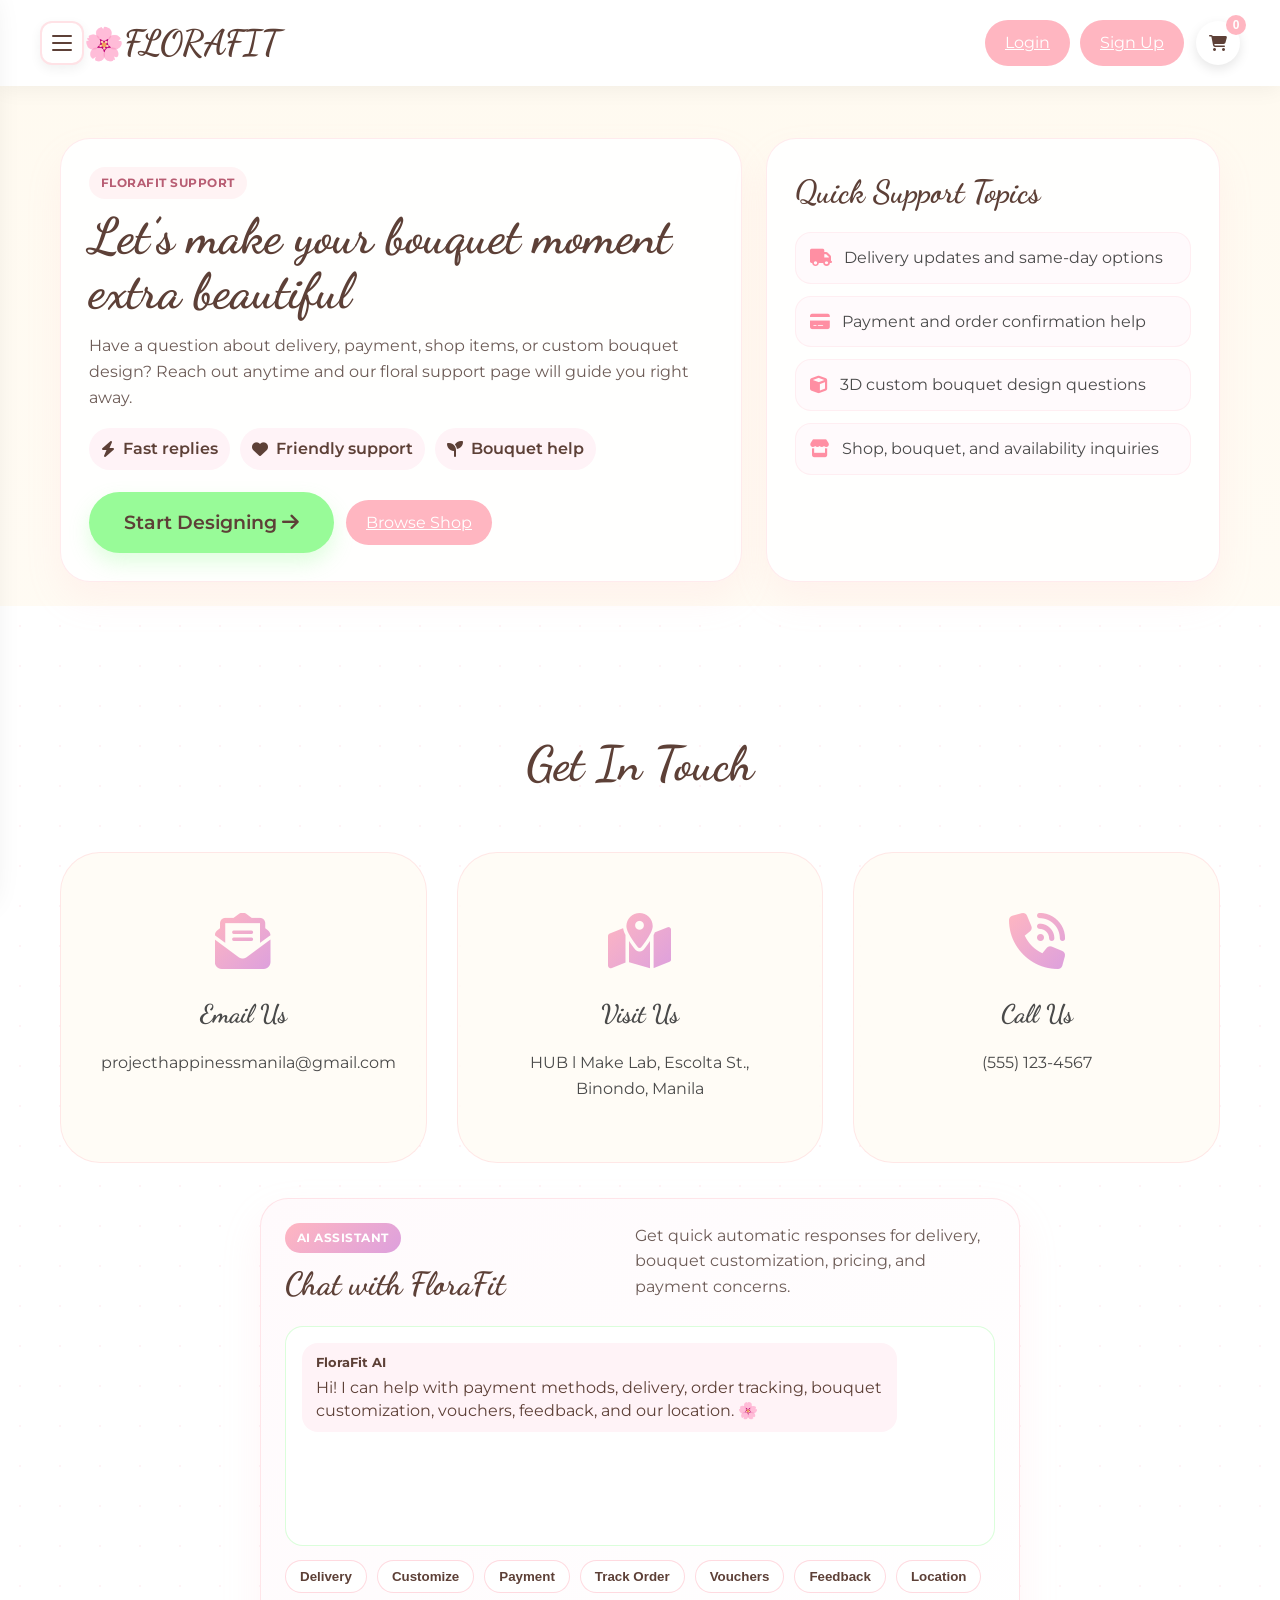
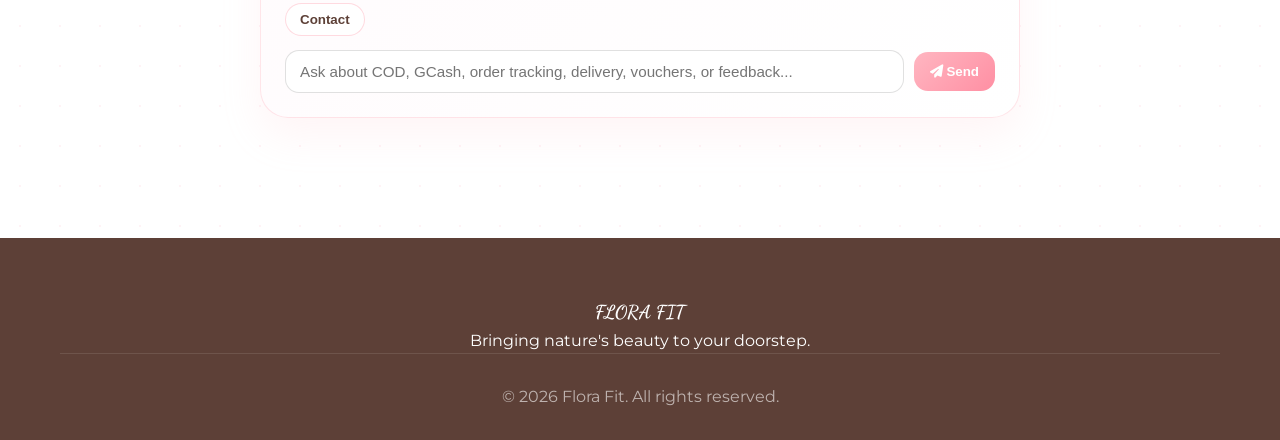
<file: contact.html>
<!DOCTYPE html>
<html lang="en">
<head>
    <meta charset="UTF-8">
    <meta name="viewport" content="width=device-width, initial-scale=1.0">
    <title>Contact FloraFit</title>
    <link rel="icon" type="image/png" href="assets/img/Flora.png">
    <link rel="stylesheet" href="assets/css/website.css">
    <link rel="stylesheet" href="assets/css/notifications.css">
    <link rel="stylesheet" href="https://cdnjs.cloudflare.com/ajax/libs/font-awesome/6.4.0/css/all.min.css">
    <link href="https://fonts.googleapis.com/css2?family=Dancing+Script:wght@400;600;700&family=Montserrat:wght@300;400;500;600&display=swap" rel="stylesheet">
</head>
<body class="contact-page-body">
    <header>
        <div class="container header-container">
            <button id="hamburger-btn" class="hamburger-btn" aria-label="Open menu" aria-expanded="false">
                <span></span>
                <span></span>
                <span></span>
            </button>

            <a href="index.html" class="logo">
                <span style="font-size: 2rem;">🌸</span>
                <h1>FLORAFIT</h1>
            </a>

            <div id="mobile-menu" class="mobile-menu" aria-hidden="true">
                <button id="mobile-menu-close" class="mobile-menu-close" aria-label="Close menu">&times;</button>
                <nav class="mobile-nav">
                    <ul>
                        <li><a href="index.html">Home</a></li>
                        <li><a href="index.html#about">About</a></li>
                        <li><a href="contact.html">Contact</a></li>
                        <li><a href="shop.html">Shop</a></li>
                        <li id="start-designing-link-mobile"><a href="customize.html">Start Designing</a></li>
                        <li id="mobile-dashboard-link" class="dashboard-sidebar-link" style="display:none;"><a href="admin/dashboard.php">Dashboard</a></li>
                    </ul>
                </nav>
            </div>
            <div id="mobile-menu-overlay" class="mobile-menu-overlay"></div>
            <div id="auth-toggle">
                <div id="auth-buttons">
                    <a href="login.html" class="nav-cta">Login</a>
                    <a href="signup.html" class="nav-cta">Sign Up</a>
                </div>
                <div id="profile-section" style="display: none;">
                    <div class="profile-menu">
                        <img id="cornerProfilePic" src="uploads/default-avatar.svg" alt="profile">
                        <i class="fas fa-user-circle"></i>
                        <span id="user-name"></span>
                        <button id="logout-btn" class="nav-cta">Logout</button>
                    </div>
                </div>
                <button type="button" id="cart-toggle-btn" class="cart-toggle-btn" aria-label="Open cart">
                    <i class="fas fa-shopping-cart"></i>
                    <span id="cart-badge" class="cart-badge">0</span>
                </button>
            </div>
        </div>
    </header>

    <main class="contact-page-main">
        <section class="contact-page-hero">
            <div class="container contact-page-shell">
                <div class="contact-hero-copy">
                    <span class="contact-eyebrow">FloraFit Support</span>
                    <h2>Let’s make your bouquet moment extra beautiful</h2>
                    <p>Have a question about delivery, payment, shop items, or custom bouquet design? Reach out anytime and our floral support page will guide you right away.</p>
                    <div class="contact-feature-pills">
                        <span><i class="fas fa-bolt"></i> Fast replies</span>
                        <span><i class="fas fa-heart"></i> Friendly support</span>
                        <span><i class="fas fa-seedling"></i> Bouquet help</span>
                    </div>
                    <div class="contact-hero-actions">
                        <a href="customize.html" class="cta-button">Start Designing <i class="fas fa-arrow-right"></i></a>
                        <a href="shop.html" class="nav-cta">Browse Shop</a>
                    </div>
                </div>

                <div class="contact-hero-card">
                    <h3>Quick Support Topics</h3>
                    <ul class="contact-mini-list">
                        <li><i class="fas fa-truck"></i><span>Delivery updates and same-day options</span></li>
                        <li><i class="fas fa-credit-card"></i><span>Payment and order confirmation help</span></li>
                        <li><i class="fas fa-cube"></i><span>3D custom bouquet design questions</span></li>
                        <li><i class="fas fa-store"></i><span>Shop, bouquet, and availability inquiries</span></li>
                    </ul>
                </div>
            </div>
        </section>

        <section class="contact-section">
            <div class="container">
                <h2 class="section-title">Get In Touch</h2>
                <div class="contact-grid">
                    <div class="contact-info-card">
                        <i class="fas fa-envelope-open-text"></i>
                        <h3>Email Us</h3>
                        <p>projecthappinessmanila@gmail.com</p>
                    </div>
                    <div class="contact-info-card">
                        <i class="fas fa-map-marked-alt"></i>
                        <h3>Visit Us</h3>
                        <p>HUB l Make Lab, Escolta St., Binondo, Manila</p>
                    </div>
                    <div class="contact-info-card">
                        <i class="fas fa-phone-volume"></i>
                        <h3>Call Us</h3>
                        <p>(555) 123-4567</p>
                    </div>
                </div>

                <div class="contact-ai-wrapper">
                    <div class="contact-chat-card">
                        <div class="contact-chat-header">
                            <div>
                                <span class="chat-badge">AI Assistant</span>
                                <h3>Chat with FloraFit</h3>
                            </div>
                            <p>Get quick automatic responses for delivery, bouquet customization, pricing, and payment concerns.</p>
                        </div>

                        <div id="contact-chat-messages" class="contact-chat-messages" aria-live="polite">
                            <div class="chat-message bot">
                                <strong>FloraFit AI</strong>
                                <p>Hi! I can help with payment methods, delivery, order tracking, bouquet customization, vouchers, feedback, and our location. 🌸</p>
                            </div>
                        </div>

                        <div class="chat-quick-actions">
                            <button type="button" class="chat-chip" data-prompt="What are your delivery options?">Delivery</button>
                            <button type="button" class="chat-chip" data-prompt="How do I customize my bouquet?">Customize</button>
                            <button type="button" class="chat-chip" data-prompt="What payment methods do you accept?">Payment</button>
                            <button type="button" class="chat-chip" data-prompt="How can I track my order status?">Track Order</button>
                            <button type="button" class="chat-chip" data-prompt="Do you offer vouchers or discounts?">Vouchers</button>
                            <button type="button" class="chat-chip" data-prompt="How do I leave feedback after delivery?">Feedback</button>
                            <button type="button" class="chat-chip" data-prompt="Where are you located?">Location</button>
                            <button type="button" class="chat-chip" data-prompt="How can I contact FloraFit directly?">Contact</button>
                        </div>

                        <form id="contact-chat-form" class="contact-chat-form">
                            <input type="text" id="contact-chat-input" placeholder="Ask about COD, GCash, order tracking, delivery, vouchers, or feedback..." maxlength="200" required>
                            <button type="submit"><i class="fas fa-paper-plane"></i> Send</button>
                        </form>
                    </div>
                </div>
            </div>
        </section>
    </main>

    <footer>
        <div class="container">
            <div style="text-align: center;">
                <h3>FLORA FIT</h3>
                <p>Bringing nature's beauty to your doorstep.</p>
            </div>
            <div class="copyright">
                <p>&copy; 2026 Flora Fit. All rights reserved.</p>
            </div>
        </div>
    </footer>

    <script src="assets/js/notifications.js"></script>
    <script>
        function getStorageIdentity() {
            try {
                const user = JSON.parse(localStorage.getItem('user') || '{}');
                if (user && user.id) return `user_${user.id}`;
                if (user && user.email) return `email_${String(user.email).toLowerCase()}`;
            } catch (error) {
            }
            return 'guest';
        }

        function getCartStorageKey() {
            return `cart_${getStorageIdentity()}`;
        }

        function getCart() {
            try {
                const key = getCartStorageKey();
                const scoped = localStorage.getItem(key);

                if (scoped === null) {
                    const legacy = localStorage.getItem('cart');
                    if (legacy) {
                        localStorage.setItem(key, legacy);
                        localStorage.removeItem('cart');
                    }
                }

                const cart = JSON.parse(localStorage.getItem(key));
                return Array.isArray(cart) ? cart : [];
            } catch (error) {
                return [];
            }
        }

        function updateCartBadge() {
            const badge = document.getElementById('cart-badge');
            if (!badge) return;
            const total = getCart().reduce((sum, item) => sum + Math.max(1, Number(item.quantity || 1)), 0);
            badge.textContent = total;
        }

        const cartBtn = document.getElementById('cart-toggle-btn');
        if (cartBtn) {
            cartBtn.addEventListener('click', () => {
                window.location.href = 'checkout.html';
            });
        }

        function updateAuthUI() {
            const isLoggedIn = localStorage.getItem('isLoggedIn');
            const authButtons = document.getElementById('auth-buttons');
            const profileSection = document.getElementById('profile-section');
            const userName = document.getElementById('user-name');
            const cornerImg = document.getElementById('cornerProfilePic');
            const cartBtn = document.getElementById('cart-toggle-btn');

            if (isLoggedIn) {
                const user = JSON.parse(localStorage.getItem('user'));
                authButtons.style.display = 'none';
                profileSection.style.display = 'block';
                if (user) {
                    userName.textContent = user.name || [user.firstName, user.lastName].filter(Boolean).join(' ');
                }
                if (user && user.profile_picture) {
                    cornerImg.src = user.profile_picture;
                    cornerImg.style.display = 'inline-block';
                    const icon = profileSection.querySelector('.fa-user-circle');
                    if (icon) icon.style.display = 'none';
                } else {
                    cornerImg.style.display = 'none';
                    const icon = profileSection.querySelector('.fa-user-circle');
                    if (icon) icon.style.display = 'inline-block';
                }

                if (user && (user.role === 'admin' || user.role === 'staff' || user.is_admin)) {
                    const staffLink = document.getElementById('mobile-dashboard-link');
                    if (staffLink) staffLink.style.display = 'list-item';
                    if (cartBtn) cartBtn.style.display = 'none';
                    const designLink = document.getElementById('start-designing-link-mobile');
                    if (designLink) {
                        designLink.innerHTML = '<a href="customize.html">Customize</a>';
                    }
                } else {
                    if (cartBtn) cartBtn.style.display = 'inline-flex';
                    const staffLink = document.getElementById('mobile-dashboard-link');
                    if (staffLink) staffLink.style.display = 'none';
                }
            } else {
                authButtons.style.display = 'flex';
                profileSection.style.display = 'none';
                if (cartBtn) cartBtn.style.display = 'inline-flex';
                const staffLink = document.getElementById('mobile-dashboard-link');
                if (staffLink) staffLink.style.display = 'none';
            }
        }

        updateAuthUI();
        updateCartBadge();

        const hamburgerBtn = document.getElementById('hamburger-btn');
        const mobileMenu = document.getElementById('mobile-menu');
        const mobileMenuOverlay = document.getElementById('mobile-menu-overlay');
        const mobileMenuClose = document.getElementById('mobile-menu-close');

        function openMobileMenu() {
            mobileMenu.classList.add('open');
            mobileMenuOverlay.classList.add('open');
            hamburgerBtn.setAttribute('aria-expanded', 'true');
            mobileMenu.setAttribute('aria-hidden', 'false');
            document.body.style.overflow = 'hidden';
        }

        function closeMobileMenu() {
            mobileMenu.classList.remove('open');
            mobileMenuOverlay.classList.remove('open');
            hamburgerBtn.setAttribute('aria-expanded', 'false');
            mobileMenu.setAttribute('aria-hidden', 'true');
            document.body.style.overflow = '';
        }

        hamburgerBtn?.addEventListener('click', openMobileMenu);
        mobileMenuClose?.addEventListener('click', closeMobileMenu);
        mobileMenuOverlay?.addEventListener('click', closeMobileMenu);

        document.querySelectorAll('.mobile-nav a').forEach(link => {
            link.addEventListener('click', closeMobileMenu);
        });

        const profileSection = document.getElementById('profile-section');
        if (profileSection) {
            profileSection.addEventListener('click', () => {
                window.location.href = 'profile.html';
            });
            profileSection.style.cursor = 'pointer';
        }

        const logoutBtn = document.getElementById('logout-btn');
        if (logoutBtn) {
            logoutBtn.addEventListener('click', (e) => {
                e.stopPropagation();
                localStorage.removeItem('isLoggedIn');
                localStorage.removeItem('user');
                updateAuthUI();
                window.location.href = 'index.html';
            });
        }

        window.addEventListener('storage', (e) => {
            if (e.key === 'user' || e.key === 'isLoggedIn') {
                try { updateAuthUI(); } catch (err) { console.error(err); }
            }
            if (e.key === getCartStorageKey() || e.key === 'cart') {
                updateCartBadge();
            }
        });
    </script>

    <script>
        function pickContactReply(replies) {
            return replies[Math.floor(Math.random() * replies.length)] || replies[0] || '';
        }

        function getContactFallbackReply(message) {
            const text = String(message || '').toLowerCase().trim();
            const containsAny = (keywords) => keywords.some(keyword => {
                const normalized = String(keyword || '').toLowerCase().trim();
                if (!normalized) return false;
                if (/^[a-z0-9-]+$/i.test(normalized)) {
                    return new RegExp(`\\b${normalized.replace(/[.*+?^${}()|[\]\\]/g, '\\$&')}\\b`, 'i').test(text);
                }
                return text.includes(normalized);
            });

            if (!text || /\b(hi|hello|hey|good morning|good afternoon|good evening)\b/i.test(text)) {
                return pickContactReply([
                    'Hi! 🌸 I can help with delivery, bouquet customization, payment, order tracking, vouchers, feedback, location, and direct contact details. Just tell me what you need.',
                    'Hello! I’m here to answer common FloraFit questions about delivery schedules, GCash or COD payment, order updates, vouchers, feedback, and bouquet design.',
                    'Welcome to FloraFit! Ask me about delivery, customizing your bouquet, payment steps, tracking your order, vouchers, feedback, or how to contact the shop.'
                ]);
            }
            if (containsAny(['what can you do', 'what can i ask', 'help me', 'can you help', 'assist me', 'support'])) {
                return pickContactReply([
                    'I can guide you through delivery concerns, customization steps, payment options, order status, vouchers, feedback, and FloraFit’s contact or location details.',
                    'You can ask about COD, GCash, same-day delivery, order tracking, voucher use, feedback after delivery, and even where FloraFit is located.',
                    'I’m best for the common customer questions: delivery, customization, pricing, payment, tracking, vouchers, feedback, location, and contact support.'
                ]);
            }
            if (containsAny(['payment', 'pay', 'gcash', 'cash on delivery', 'cod', 'qr', 'method', 'receipt'])) {
                return pickContactReply([
                    'FloraFit supports Cash on Delivery and GCash. If you choose GCash, wait for the order to be confirmed first, then open your profile, scan the shop QR code, and submit your payment confirmation.',
                    'For payment, you can either use COD or GCash. COD is paid upon delivery, while GCash is completed after confirmation by scanning the QR and confirming payment from your profile.',
                    'Payment is selected during checkout. The safest flow is to review the total, choose COD or GCash, and if you picked GCash, confirm payment only after the order has been accepted.'
                ]);
            }
            if (containsAny(['track', 'tracking', 'order status', 'status', 'pending', 'accepted', 'preparing', 'delivering', 'delivered', 'where is my order'])) {
                return pickContactReply([
                    'You can track your order from your FloraFit profile. The usual order flow is Pending, Accepted, Preparing, Delivering, then Delivered.',
                    'To check your bouquet status, open your profile and review your order list. It will show whether the order is still waiting for confirmation, being prepared, already out for delivery, or completed.',
                    'The profile page is the main place for order tracking. If the status says Delivering, your bouquet is on the way; if it still says Pending or Accepted, the team is processing it.'
                ]);
            }
            if (containsAny(['cancel', 'cancellation', 'refund', 'change order', 'edit order', 'wrong address'])) {
                return pickContactReply([
                    'If you need to change or cancel an order, contact FloraFit as early as possible. Requests are easier to handle before the bouquet reaches the preparing or delivering stage.',
                    'Address corrections or order changes should be reported right away. The earlier the team is notified, the better the chance the request can still be accommodated.',
                    'For cancellations or edits, it is best to contact FloraFit directly as soon as you notice the issue, especially before delivery is already scheduled.'
                ]);
            }
            if (containsAny(['feedback', 'review', 'rating'])) {
                return pickContactReply([
                    'After the order is marked Delivered, go to your FloraFit profile and use the Give Feedback button beside that order. You can leave a star rating and a short review there.',
                    'Feedback becomes available once delivery is completed. From your profile, open the delivered order and submit your rating plus a message about your experience.',
                    'If you want to leave a review, wait until the order status is Delivered, then head to your profile and share your feedback from that completed order.'
                ]);
            }
            if (containsAny(['delivery', 'ship', 'shipping', 'arrive', 'receive', 'same-day'])) {
                return pickContactReply([
                    'FloraFit offers delivery for bouquet orders, and same-day delivery may be available for selected areas when orders are placed early enough. Final delivery details are confirmed during checkout.',
                    'For delivery concerns, make sure your address, date, and any special instructions are complete at checkout. Same-day service can be available in some areas depending on timing.',
                    'Delivery scheduling is handled during checkout, where you provide the address and preferred date. If you want same-day delivery, it is best to order early and keep your contact details accurate.'
                ]);
            }
            if (containsAny(['3d', 'preview', 'rotate', 'model', 'visualize'])) {
                return pickContactReply([
                    'FloraFit’s 3D feature helps you preview your bouquet more clearly before ordering, so you can visualize the arrangement during the design process.',
                    'If you are using the 3D customizer, you can explore the bouquet preview while choosing flowers and styling details. It is designed to make the arrangement easier to imagine before checkout.',
                    'The 3D bouquet view gives you a more interactive preview than a simple photo, helping you see the design before you add it to your cart.'
                ]);
            }
            if (containsAny(['custom', 'bouquet', 'design', 'arrangement'])) {
                return pickContactReply([
                    'You can customize your bouquet in the 3D customizer by choosing flowers, fillers, greenery, and wrap styles, then adding the finished arrangement to your cart.',
                    'The custom bouquet feature is perfect if you want something more personal. You can mix and match flower elements and preview the arrangement before checking out.',
                    'For a more unique bouquet, head to the FloraFit customizer and build your arrangement step by step before placing the order.'
                ]);
            }
            if (containsAny(['price', 'cost', 'budget', 'how much', 'expensive'])) {
                return pickContactReply([
                    'Bouquet prices depend on the flowers, size, wrap, and add-ons you choose. FloraFit shows the full total before you place the order at checkout.',
                    'There is no single fixed price for all bouquets because it depends on your design or selected shop item. You can review the total in your cart before confirming.',
                    'If you have a target budget, try checking both the Shop page and the customizer. The final amount updates based on your selected flowers and extras.'
                ]);
            }
            if (containsAny(['voucher', 'discount', 'promo', 'coupon'])) {
                return pickContactReply([
                    'If your account has an active voucher or promo, you can usually apply it during checkout. Eligibility and availability depend on current promotions and whether the voucher is still active.',
                    'FloraFit vouchers may appear in your account when a promo is available or one has been issued to you. You can check your voucher section and use valid discounts during checkout.',
                    'For voucher concerns, check whether the code is active, unexpired, and applicable to your order. If it is eligible, you should be able to use it during checkout.'
                ]);
            }
            if (containsAny(['where', 'location', 'address', 'visit', 'branch'])) {
                return pickContactReply([
                    'You can visit FloraFit at HUB l Make Lab, Escolta St., Binondo, Manila. That is the listed shop address on the site.',
                    'FloraFit’s location is HUB l Make Lab, Escolta St., Binondo, Manila. If you plan to visit, you can also message first for any special bouquet concern.',
                    'For location questions, the current address shown by FloraFit is HUB l Make Lab, Escolta St., Binondo, Manila.'
                ]);
            }
            if (containsAny(['contact', 'email', 'call', 'phone', 'telephone'])) {
                return pickContactReply([
                    'You can contact FloraFit through the Contact page using the listed email, phone number, and shop address. That is the best option for urgent or order-specific concerns.',
                    'For direct support, check the Contact page for the available email address, phone details, and location. It is the best place for follow-ups beyond the quick AI replies.',
                    'If you need to reach FloraFit directly, use the contact details shown on this page, including the email, phone, and Binondo, Manila location.'
                ]);
            }

            return pickContactReply([
                'I can help with delivery, customization, payment, tracking, vouchers, feedback, location, and contact details. Try asking something like “How do I track my order?”',
                'You can ask me about delivery, bouquet design, payment, prices, order status, vouchers, feedback, or how to contact FloraFit.',
                'For faster help, try one of these topics: delivery, customize, payment, track order, vouchers, feedback, location, or contact.'
            ]);
        }

        document.addEventListener('DOMContentLoaded', function () {
            const chatForm = document.getElementById('contact-chat-form');
            const chatInput = document.getElementById('contact-chat-input');
            const chatMessages = document.getElementById('contact-chat-messages');
            let isSending = false;

            if (!chatForm || !chatInput || !chatMessages) return;

            function escapeChatText(text) {
                return String(text || '')
                    .replace(/&/g, '&amp;')
                    .replace(/</g, '&lt;')
                    .replace(/>/g, '&gt;')
                    .replace(/"/g, '&quot;')
                    .replace(/'/g, '&#39;');
            }

            function appendContactMessage(sender, text, extraClass = '') {
                const message = document.createElement('div');
                message.className = `chat-message ${sender} ${extraClass}`.trim();
                message.innerHTML = `<strong>${sender === 'bot' ? 'FloraFit AI' : 'You'}</strong><p>${escapeChatText(text)}</p>`;
                chatMessages.appendChild(message);
                chatMessages.scrollTop = chatMessages.scrollHeight;
                return message;
            }

            function setChatBusy(isBusy) {
                isSending = isBusy;
                chatInput.disabled = isBusy;
                const submitBtn = chatForm.querySelector('button[type="submit"]');
                if (submitBtn) submitBtn.disabled = isBusy;
            }

            async function requestFloraFitReply(userMessage) {
                try {
                    const response = await fetch('api/chatbot.php', {
                        method: 'POST',
                        headers: { 'Content-Type': 'application/json' },
                        body: JSON.stringify({ message: userMessage })
                    });

                    const data = await response.json();
                    if (data && data.success && data.reply) {
                        return data.reply;
                    }

                    throw new Error(data?.message || 'Chatbot request failed.');
                } catch (error) {
                    console.error('Chatbot request failed:', error);
                    return getContactFallbackReply(userMessage);
                }
            }

            chatForm.addEventListener('submit', async function (event) {
                event.preventDefault();
                if (isSending) return;

                const userMessage = chatInput.value.trim();
                if (!userMessage) return;

                appendContactMessage('user', userMessage);
                chatInput.value = '';
                setChatBusy(true);
                const typingMessage = appendContactMessage('bot', 'Thinking...', 'chat-typing');

                try {
                    const reply = await requestFloraFitReply(userMessage);
                    typingMessage.remove();
                    appendContactMessage('bot', reply || getContactFallbackReply(userMessage));
                } finally {
                    setChatBusy(false);
                    chatInput.focus();
                }
            });

            document.querySelectorAll('.chat-chip').forEach(chip => {
                chip.addEventListener('click', function () {
                    if (isSending) return;
                    chatInput.value = this.dataset.prompt || this.textContent.trim();
                    chatForm.requestSubmit();
                });
            });
        });
    </script>

    <script>
        document.querySelectorAll('a[href="customize.html"]').forEach(link => {
            link.addEventListener('click', (e) => {
                const isLoggedIn = localStorage.getItem('isLoggedIn');
                if (!isLoggedIn) {
                    e.preventDefault();
                    window.location.href = 'login.html';
                }
            });
        });
    </script>
</body>
</html>
</file>
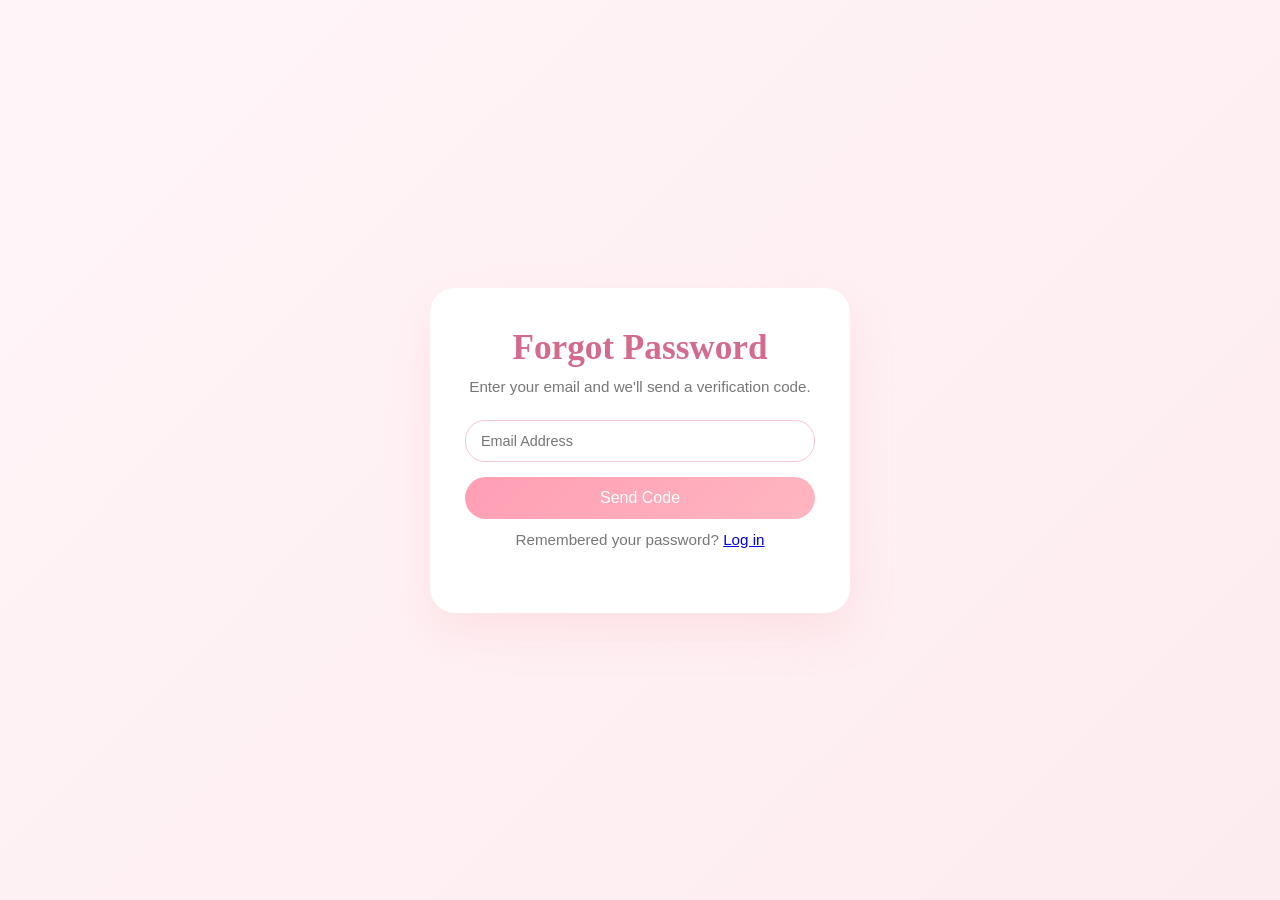
<file: forgot.html>
<!DOCTYPE html>
<html lang="en">
<head>
    <meta charset="utf-8">
    <title>Forgot Password | Flora Fit</title>
    <link rel="stylesheet" href="https://cdnjs.cloudflare.com/ajax/libs/font-awesome/6.4.0/css/all.min.css">
    <link rel="stylesheet" href="assets/css/auth.css">
    <link rel="stylesheet" href="assets/css/notifications.css">
</head>
<body>
<div class="auth-container">
    <div class="auth-card">
        <h2>Forgot Password</h2>
        <p>Enter your email and we'll send a verification code.</p>

        <form id="forgotForm">
            <input type="email" id="forgotEmail" placeholder="Email Address" required>
            <button type="submit">Send Code</button>
        </form>

        <div id="afterSend" style="display:none;margin-top:12px;">
            <p>We sent a code — enter it below and set a new password.</p>
            <input type="text" id="resetCode" placeholder="Verification code" required>
            
            <div class="password-wrapper">
                <input type="password" id="newPassword" placeholder="New password" required>
                <span class="toggle-password" onclick="togglePassword('newPassword', this)"><i class="fas fa-eye"></i></span>
            </div>
            
            <div class="password-wrapper">
                <input type="password" id="confirmNewPassword" placeholder="Confirm new password" required>
                <span class="toggle-password" onclick="togglePassword('confirmNewPassword', this)"><i class="fas fa-eye"></i></span>
            </div>
            
            <div class="password-requirements">
                <small>Password must have:
                    <ul>
                        <li id="req-length">At least 8 characters</li>
                        <li id="req-uppercase">1 uppercase letter</li>
                        <li id="req-number">1 number</li>
                    </ul>
                </small>
            </div>
            
            <button id="resetBtn">Reset Password</button>
        </div>

        <p style="margin-top:12px">Remembered your password? <a href="login.html">Log in</a></p>
    </div>
</div>

<script src="assets/js/notifications.js"></script>
<script src="assets/js/forgot.js"></script>
</body>
</html>
</file>
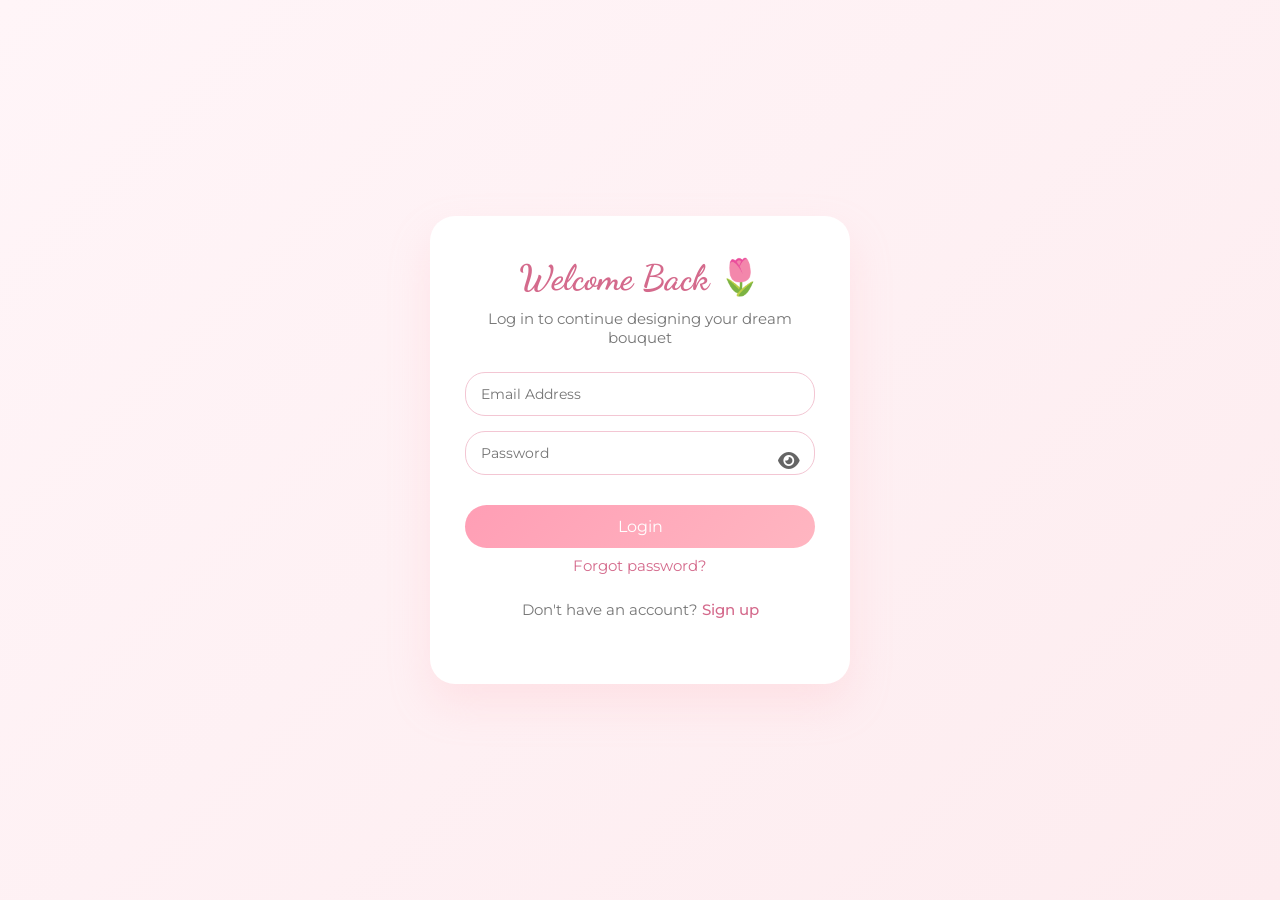
<file: login.html>
<!DOCTYPE html>
<html lang="en">
<head>
    <meta charset="UTF-8">
    <meta name="viewport" content="width=device-width, initial-scale=1.0">
    <title>Login | FloraFit</title>
    <link rel="icon" type="image/png" href="assets/img/Flora.png">
    <link rel="stylesheet" href="assets/css/auth.css">
    <link rel="stylesheet" href="assets/css/notifications.css">
    <link rel="stylesheet" href="https://cdnjs.cloudflare.com/ajax/libs/font-awesome/6.4.0/css/all.min.css">
    <link href="https://fonts.googleapis.com/css2?family=Dancing+Script:wght@600&family=Montserrat:wght@300;400;500&display=swap" rel="stylesheet">
</head>
<body>

<div class="auth-container">
    <div class="auth-card">
        <h2>Welcome Back 🌷</h2>
        <p>Log in to continue designing your dream bouquet</p>

        <form id="loginForm">
            <input type="email" id="loginEmail" placeholder="Email Address" required>
            
            <div class="password-wrapper">
                <input type="password" id="loginPassword" placeholder="Password" required>
                <span class="toggle-password" onclick="togglePassword('loginPassword', this)"><i class="fas fa-eye"></i></span>
            </div>
            
            <button type="submit">Login</button>
        </form>

        <p class="forgot-link">
            <a href="forgot.html">Forgot password?</a>
        </p>

        <p class="switch">
            Don't have an account?
            <a href="signup.html">Sign up</a>
        </p>
    </div>
</div>

<script src="assets/js/notifications.js"></script>
<script src="assets/js/login.js"></script>
</body>
</html>
</file>
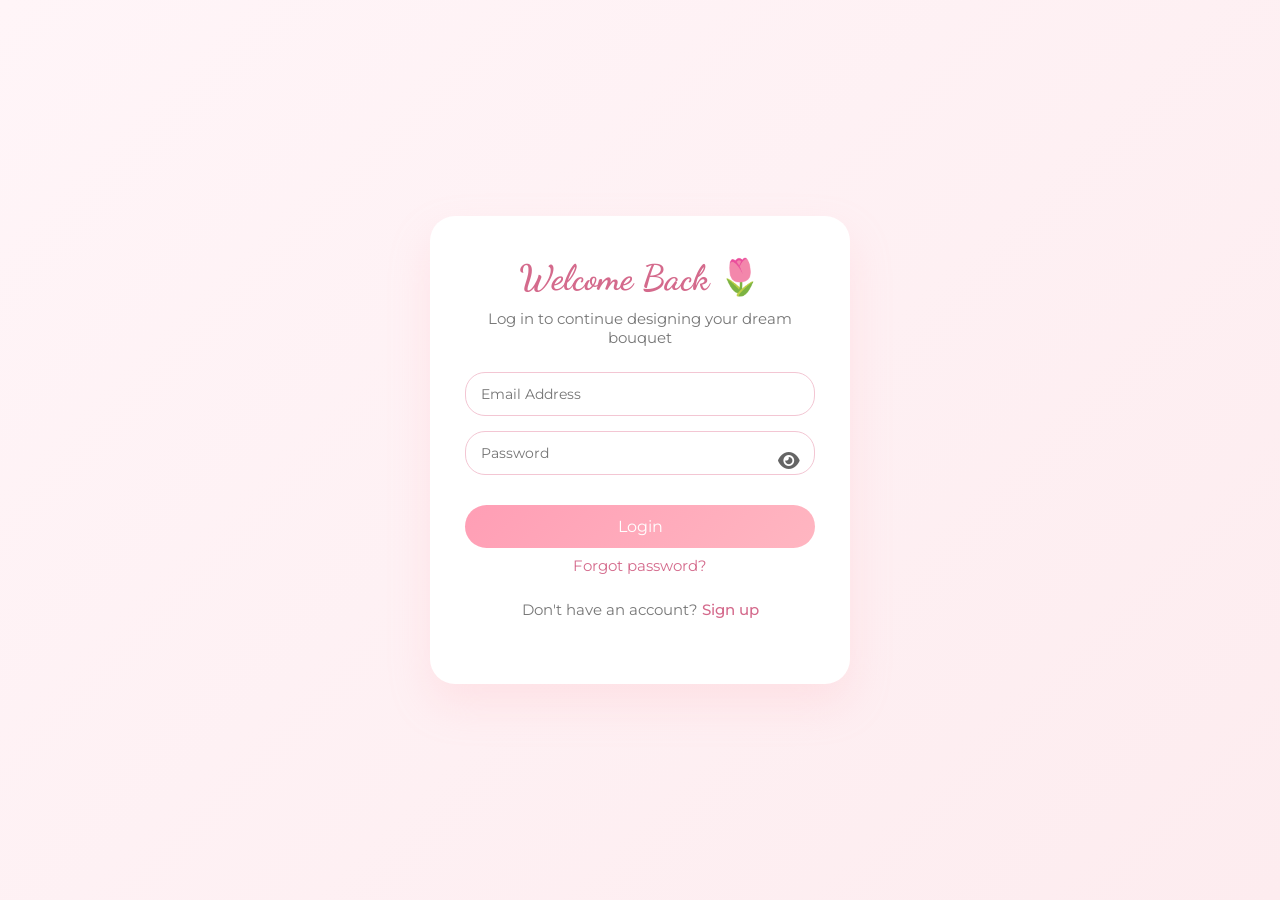
<file: profile.html>
<!DOCTYPE html>
<html lang="en">
<head>
    <meta charset="UTF-8">
    <meta name="viewport" content="width=device-width, initial-scale=1.0">
    <title>My Profile | Flora Fit</title>
    <link rel="icon" type="image/png" href="assets/img/Flora.png">
    <link rel="stylesheet" href="assets/css/website.css">
    <link rel="stylesheet" href="assets/css/notifications.css">
    <link rel="stylesheet" href="https://cdnjs.cloudflare.com/ajax/libs/font-awesome/6.4.0/css/all.min.css">
    <link href="https://fonts.googleapis.com/css2?family=Dancing+Script:wght@400;600;700&family=Montserrat:wght@300;400;500;600&display=swap" rel="stylesheet">
    <style>
        .profile-container {
            max-width: 600px;
            margin: 140px auto 60px;
            padding: 40px;
            background: white;
            border-radius: 15px;
            box-shadow: 0 10px 30px rgba(0, 0, 0, 0.1);
        }

        .profile-container h2 {
            text-align: center;
            color: #5d4037;
            margin-bottom: 30px;
        }

        .form-group {
            margin-bottom: 20px;
        }

        .form-group label {
            display: block;
            margin-bottom: 8px;
            font-weight: 600;
            color: #5d4037;
        }

        .form-group input {
            width: 100%;
            padding: 12px;
            border: 2px solid #ffb6c1;
            border-radius: 8px;
            font-size: 1rem;
            font-family: 'Montserrat', sans-serif;
            transition: border-color 0.3s;
        }

        .form-group input:focus {
            outline: none;
            border-color: #ff8fa3;
        }

        .form-group input:disabled {
            background-color: #f5f5f5;
            cursor: not-allowed;
        }

        .button-group {
            display: flex;
            gap: 10px;
            margin-top: 30px;
        }

        .btn {
            flex: 1;
            padding: 12px 20px;
            border: none;
            border-radius: 25px;
            font-size: 1rem;
            font-weight: 600;
            cursor: pointer;
            transition: all 0.3s;
        }

        .btn-save {
            background-color: #98fb98;
            color: white;
        }

        .btn-save:hover {
            background-color: #7ee27e;
            transform: translateY(-3px);
        }

        .btn-edit {
            background-color: #ffb6c1;
            color: white;
        }

        .btn-edit:hover {
            background-color: #ff8fa3;
            transform: translateY(-3px);
        }

        .btn-back {
            background-color: #dda0dd;
            color: white;
        }

        .btn-back:hover {
            background-color: #da70d6;
            transform: translateY(-3px);
        }

        .btn-cancel {
            background-color: #999;
            color: white;
        }

        .btn-cancel:hover {
            background-color: #777;
        }

        .message {
            padding: 15px;
            border-radius: 8px;
            margin-bottom: 20px;
            text-align: center;
            font-weight: 600;
        }

        .message.success {
            background-color: #98fb98;
            color: white;
        }

        .message.error {
            background-color: #ff6b6b;
            color: white;
        }

        .password-section {
            border-top: 2px solid #ffb6c1;
            padding-top: 20px;
            margin-top: 20px;
        }

        .password-section h3 {
            color: #5d4037;
            margin-bottom: 15px;
        }

        .password-wrapper-profile {
            position: relative;
            width: 100%;
        }

        .password-wrapper-profile input {
            padding-right: 45px;
        }

        .toggle-password-profile {
            position: absolute;
            right: 15px;
            top: 50%;
            transform: translateY(-50%);
            cursor: pointer;
            user-select: none;
            font-size: 1.2rem;
            opacity: 0.6;
            transition: opacity 0.2s;
        }

        .toggle-password-profile:hover {
            opacity: 1;
        }

        .password-requirements-profile {
            margin-top: 10px;
            padding: 10px 15px;
            background: #fff5f8;
            border-radius: 10px;
            border: 1px solid #f3c6d3;
            text-align: left;
        }

        .password-requirements-profile small {
            color: #666;
            font-size: 0.8rem;
        }

        .password-requirements-profile ul {
            margin: 8px 0 0 20px;
            padding: 0;
        }

        .password-requirements-profile li {
            margin: 4px 0;
            color: #999;
            transition: color 0.2s;
        }

        .password-requirements-profile li.valid {
            color: #4caf50;
            font-weight: 500;
        }

        .password-requirements-profile li.invalid {
            color: #f44336;
        }

        .profile-orders-section {
            margin-top: 30px;
            border-top: 2px solid #ffb6c1;
            padding-top: 20px;
        }

        .profile-orders-section h3 {
            color: #5d4037;
            margin-bottom: 8px;
        }

        .profile-orders-hint {
            color: #666;
            font-size: 0.95rem;
            margin-bottom: 14px;
        }

        .profile-orders-list {
            display: grid;
            gap: 14px;
        }

        .profile-order-card {
            border: 1px solid #f3c6d3;
            border-radius: 12px;
            padding: 14px;
            background: #fff8fb;
        }

        .profile-order-top {
            display: flex;
            justify-content: space-between;
            gap: 10px;
            flex-wrap: wrap;
            margin-bottom: 10px;
            color: #5d4037;
            font-weight: 600;
        }

        .profile-order-items {
            margin: 0 0 12px;
            padding-left: 18px;
            color: #555;
        }

        .payment-box {
            border: 1px solid #d6e8ff;
            background: #f4f9ff;
            border-radius: 10px;
            padding: 12px;
        }

        .payment-box h4 {
            margin: 0 0 8px;
            color: #1565c0;
        }

        .payment-meta {
            font-size: 0.9rem;
            color: #555;
            margin-bottom: 8px;
        }

        .payment-qr {
            width: 100%;
            max-width: 240px;
            border-radius: 10px;
            border: 1px solid #d6e8ff;
            margin-bottom: 10px;
            background: white;
        }

        .payment-qr-placeholder {
            max-width: 240px;
            padding: 12px;
            border-radius: 10px;
            border: 1px dashed #d6e8ff;
            background: #ffffff;
            color: #5f6b7a;
            font-size: 0.9rem;
            line-height: 1.45;
            margin-bottom: 10px;
        }

        .payment-status {
            display: inline-block;
            padding: 4px 10px;
            border-radius: 999px;
            font-size: 0.8rem;
            font-weight: 600;
            margin-bottom: 10px;
        }

        .payment-status.unpaid {
            background: #fff3e0;
            color: #ef6c00;
        }

        .payment-status.pending {
            background: #e3f2fd;
            color: #1565c0;
        }

        .payment-status.paid {
            background: #e8f5e9;
            color: #2e7d32;
        }

        .btn-pay-confirm {
            border: none;
            border-radius: 22px;
            padding: 10px 14px;
            background: #1a73e8;
            color: white;
            font-weight: 600;
            cursor: pointer;
            transition: all 0.2s;
        }

        .btn-pay-confirm:hover {
            transform: translateY(-1px);
            background: #0d5fcc;
        }

        .btn-pay-confirm:disabled {
            opacity: 0.6;
            cursor: not-allowed;
            transform: none;
        }

        .profile-order-actions {
            margin-top: 12px;
            display: grid;
            gap: 8px;
        }

        .btn-feedback-link {
            display: inline-flex;
            align-items: center;
            justify-content: center;
            gap: 8px;
            padding: 10px 14px;
            border-radius: 22px;
            background: #ff8fa3;
            color: #fff;
            text-decoration: none;
            font-weight: 600;
            transition: all 0.2s;
        }

        .btn-feedback-link:hover {
            background: #ff6f8e;
            transform: translateY(-1px);
        }

        .btn-feedback-link.secondary {
            background: #7c4dff;
        }

        .btn-feedback-link.secondary:hover {
            background: #673de6;
        }

        .feedback-note {
            font-size: 0.9rem;
            color: #6d5a54;
        }

        .profile-orders-empty {
            border: 1px dashed #f3c6d3;
            border-radius: 10px;
            padding: 16px;
            text-align: center;
            color: #777;
            background: #fff;
        }

        .mobile-nav ul li.dashboard-sidebar-link a {
        margin-top: 12px;
        background: #1a73e8 !important;
        color: #fff !important;
        text-align: center;
        }
        .mobile-nav ul li.dashboard-sidebar-link a:hover {
            background: #0d5fcc !important;
            color: #fff !important;
            padding-left: 16px !important;
        }
    </style>
</head>
<body>
    <header>
        <div class="container header-container">
            <button id="hamburger-btn" class="hamburger-btn" aria-label="Open menu" aria-expanded="false">
                <span></span>
                <span></span>
                <span></span>
            </button>

            <a href="index.html" class="logo">
                <span style="font-size: 2rem;">🌸</span>
                <h1>FLORAFIT</h1>
            </a>

            <div id="mobile-menu" class="mobile-menu" aria-hidden="true">
                <button id="mobile-menu-close" class="mobile-menu-close" aria-label="Close menu">&times;</button>
                <nav class="mobile-nav">
                    <ul>
                        <li><a href="index.html#home">Home</a></li>
                        <li><a href="index.html#about">About</a></li>
                        <li><a href="contact.html">Contact</a></li>
                        <li><a href="shop.html">Shop</a></li>
                        <li id="start-designing-link-mobile"><a href="customize.html">Start Designing</a></li>
                        <li id="mobile-dashboard-link" class="dashboard-sidebar-link" style="display:none;"><a href="admin/dashboard.php">Dashboard</a></li>
                    </ul>
                </nav>
            </div>
            <div id="mobile-menu-overlay" class="mobile-menu-overlay"></div>

            <div id="auth-toggle">
                <div id="auth-buttons">
                    <a href="login.html" class="nav-cta">Login</a>
                    <a href="signup.html" class="nav-cta">Sign Up</a>
                </div>
                <div id="profile-section" style="display: none;">
                    <div class="profile-menu">
                        <img id="cornerProfilePic" src="uploads/default-avatar.svg" alt="profile">
                        <i class="fas fa-user-circle"></i>
                        <span id="user-name"></span>
                        <button id="logout-btn" class="nav-cta">Logout</button>
                    </div>
                </div>
                <button type="button" id="cart-toggle-btn" class="cart-toggle-btn" aria-label="Open cart">
                    <i class="fas fa-shopping-cart"></i>
                    <span id="cart-badge" class="cart-badge">0</span>
                </button>
            </div>
        </div>
    </header>

    <div class="profile-container">
        <h2>My Profile</h2>
        <div id="message-container"></div>

        <form id="profileForm">
            <div class="form-group" style="text-align:center;">
                <div style="display:inline-block; text-align:center;">
                    <img id="profilePic" src="uploads/default-avatar.svg" alt="Profile" style="width:120px;height:120px;border-radius:60px;border:3px solid #ffb6c1;object-fit:cover;display:block;margin:0 auto 10px;">
                    <input type="file" id="profilePicInput" accept="image/*" style="display:block;margin:0 auto;" />
                    <small style="display:block;margin-top:6px;color:#777;">Click to choose a profile picture</small>
                </div>
            </div>

            <div class="form-group">
                <label for="firstName">First Name</label>
                <input type="text" id="firstName" name="firstName" disabled required>
            </div>

            <div class="form-group">
                <label for="lastName">Last Name</label>
                <input type="text" id="lastName" name="lastName" disabled required>
            </div>

            <div class="form-group">
                <label for="email">Email Address</label>
                <input type="email" id="email" name="email" disabled required>
            </div>

            <div class="form-group">
                <label for="contactNumber">Contact Number (Philippines)</label>
                <input type="tel" id="contactNumber" name="contactNumber" disabled placeholder="+63 912-345-6789">
            </div>

            <div class="form-group">
                <label for="address">Address</label>
                <input type="text" id="address" name="address" disabled placeholder="123 Main St, City, State 12345">
            </div>

            <div class="password-section" id="passwordSection" style="display: none;">
                <h3>Change Password</h3>
                <div class="form-group">
                    <label for="newPassword">New Password (leave blank to keep current)</label>
                    <div class="password-wrapper-profile">
                        <input type="password" id="newPassword" name="newPassword" placeholder="Enter new password">
                        <span class="toggle-password-profile" onclick="togglePasswordProfile('newPassword', this)"><i class="fas fa-eye"></i></span>
                    </div>
                </div>
                <div class="form-group">
                    <label for="confirmPassword">Confirm Password</label>
                    <div class="password-wrapper-profile">
                        <input type="password" id="confirmPassword" name="confirmPassword" placeholder="Confirm new password">
                        <span class="toggle-password-profile" onclick="togglePasswordProfile('confirmPassword', this)"><i class="fas fa-eye"></i></span>
                    </div>
                </div>
                <div class="password-requirements-profile">
                    <small>Password must have:
                        <ul>
                            <li id="req-length-profile">At least 8 characters</li>
                            <li id="req-uppercase-profile">1 uppercase letter</li>
                            <li id="req-number-profile">1 number</li>
                        </ul>
                    </small>
                </div>
            </div>

            <div class="button-group">
                <button type="button" id="editBtn" class="btn btn-edit">Edit Profile</button>
                <button type="button" id="cancelBtn" class="btn btn-cancel" style="display: none;">Cancel</button>
                <button type="submit" id="saveBtn" class="btn btn-save" style="display: none;">Save Changes</button>
                <button type="button" id="backBtn" class="btn btn-back">Back to Home</button>
            </div>
        </form>

        <section class="profile-orders-section" id="gcash-orders-section" aria-labelledby="confirmed-orders-title">
            <h3 id="confirmed-orders-title">Confirmed Orders (GCash)</h3>
            <p class="profile-orders-hint">Once your order is confirmed by admin, it appears here. Pay using GCash, then tap confirm payment. When the bouquet is officially marked delivered, you can also leave feedback.</p>
            <div id="profile-orders-list" class="profile-orders-list">
                <div class="profile-orders-empty">Loading confirmed orders...</div>
            </div>
        </section>
    </div>

    <footer>
        <div class="container">
            <div style="text-align: center;">
                <h3>FLORA FIT</h3>
                <p>Bringing nature's beauty to your doorstep.</p>
            </div>
            <div class="copyright">
                <p>&copy; 2026 Flora Fit. All rights reserved.</p>
            </div>
        </div>
    </footer>

    <script src="assets/js/notifications.js"></script>
    <script>
        // Password visibility toggle function
        function togglePasswordProfile(inputId, icon) {
            const input = document.getElementById(inputId);
            const iconElement = icon.querySelector('i');
            if (input.type === "password") {
                input.type = "text";
                iconElement.classList.remove('fa-eye');
                iconElement.classList.add('fa-eye-slash');
            } else {
                input.type = "password";
                iconElement.classList.remove('fa-eye-slash');
                iconElement.classList.add('fa-eye');
            }
        }

        // Validate password meets requirements
        function validatePasswordRequirements(password) {
            if (password.length < 8) {
                return "Password must be at least 8 characters long";
            }
            if (!/[A-Z]/.test(password)) {
                return "Password must contain at least 1 uppercase letter";
            }
            if (!/[0-9]/.test(password)) {
                return "Password must contain at least 1 number";
            }
            return null;
        }

        // Auth toggle functionality
        function getStorageIdentity() {
            try {
                const user = JSON.parse(localStorage.getItem('user') || '{}');
                if (user && user.id) return `user_${user.id}`;
                if (user && user.email) return `email_${String(user.email).toLowerCase()}`;
            } catch (error) {
            }
            return 'guest';
        }

        function getCartStorageKey() {
            return `cart_${getStorageIdentity()}`;
        }

        function getCart() {
            try {
                const key = getCartStorageKey();
                const scoped = localStorage.getItem(key);

                if (scoped === null) {
                    const legacy = localStorage.getItem('cart');
                    if (legacy) {
                        localStorage.setItem(key, legacy);
                        localStorage.removeItem('cart');
                    }
                }

                const cart = JSON.parse(localStorage.getItem(key));
                return Array.isArray(cart) ? cart : [];
            } catch (error) {
                return [];
            }
        }

        function saveCart(cart) {
            localStorage.setItem(getCartStorageKey(), JSON.stringify(Array.isArray(cart) ? cart : []));
        }

        function updateCartBadge() {
            const badge = document.getElementById('cart-badge');
            if (!badge) return;
            const total = getCart().reduce((sum, item) => sum + Math.max(1, Number(item.quantity || 1)), 0);
            badge.textContent = total;
        }

        const cartBtn = document.getElementById('cart-toggle-btn');
        if (cartBtn) {
            cartBtn.addEventListener('click', () => {
                window.location.href = 'checkout.html';
            });
        }

        function updateAuthUI() {
            const isLoggedIn = localStorage.getItem('isLoggedIn');
            const authButtons = document.getElementById('auth-buttons');
            const profileSection = document.getElementById('profile-section');
            const userName = document.getElementById('user-name');
            const cornerImg = document.getElementById('cornerProfilePic');
            const cartBtn = document.getElementById('cart-toggle-btn');
            
            if (isLoggedIn) {
                const user = JSON.parse(localStorage.getItem('user'));
                authButtons.style.display = 'none';
                profileSection.style.display = 'block';
                if (user) {
                    userName.textContent = user.name || [user.firstName, user.lastName].filter(Boolean).join(' ');
                }
                if (user && user.profile_picture) {
                    cornerImg.src = user.profile_picture;
                    cornerImg.style.display = 'inline-block';
                    const icon = profileSection.querySelector('.fa-user-circle');
                    if (icon) icon.style.display = 'none';
                } else {
                    cornerImg.style.display = 'none';
                    const icon = profileSection.querySelector('.fa-user-circle');
                    if (icon) icon.style.display = 'inline-block';
                }

                if (user && (user.role === 'admin' || user.role === 'staff' || user.is_admin)) {
                    const staffLink = document.getElementById('mobile-dashboard-link');
                    if (staffLink) staffLink.style.display = 'list-item';
                    if (cartBtn) cartBtn.style.display = 'none';
                    const designLink = document.getElementById('start-designing-link-mobile');
                    if (designLink) {
                        designLink.innerHTML = '<a href="customize.html">Customize</a>';
                    }
                } else {
                    if (cartBtn) cartBtn.style.display = 'inline-flex';
                    const staffLink = document.getElementById('mobile-dashboard-link');
                    if (staffLink) staffLink.style.display = 'none';
                }
            } else {
                authButtons.style.display = 'flex';
                profileSection.style.display = 'none';
                if (cartBtn) cartBtn.style.display = 'inline-flex';
                const staffLink = document.getElementById('mobile-dashboard-link');
                if (staffLink) staffLink.style.display = 'none';
            }
        }
        
        // Update UI on load
        updateAuthUI();
        updateCartBadge();

        const hamburgerBtn = document.getElementById('hamburger-btn');
        const mobileMenu = document.getElementById('mobile-menu');
        const mobileMenuOverlay = document.getElementById('mobile-menu-overlay');
        const mobileMenuClose = document.getElementById('mobile-menu-close');

        function openMobileMenu() {
            mobileMenu?.classList.add('open');
            mobileMenuOverlay?.classList.add('open');
            hamburgerBtn?.setAttribute('aria-expanded', 'true');
            mobileMenu?.setAttribute('aria-hidden', 'false');
            document.body.style.overflow = 'hidden';
        }

        function closeMobileMenu() {
            mobileMenu?.classList.remove('open');
            mobileMenuOverlay?.classList.remove('open');
            hamburgerBtn?.setAttribute('aria-expanded', 'false');
            mobileMenu?.setAttribute('aria-hidden', 'true');
            document.body.style.overflow = '';
        }

        hamburgerBtn?.addEventListener('click', openMobileMenu);
        mobileMenuClose?.addEventListener('click', closeMobileMenu);
        mobileMenuOverlay?.addEventListener('click', closeMobileMenu);

        document.querySelectorAll('.mobile-nav a').forEach(link => {
            link.addEventListener('click', closeMobileMenu);
        });
        
        const profileSection = document.getElementById('profile-section');
        if (profileSection) {
            profileSection.addEventListener('click', () => {
                window.location.href = 'profile.html';
            });
            profileSection.style.cursor = 'pointer';
        }
        
        // Handle logout
        const logoutBtn = document.getElementById('logout-btn');
        if (logoutBtn) {
            logoutBtn.addEventListener('click', (e) => {
                e.stopPropagation();
                localStorage.removeItem('isLoggedIn');
                localStorage.removeItem('user');
                updateAuthUI();
                window.location.href = 'index.html';
            });
        }

        window.addEventListener('storage', (e) => {
            if (e.key === 'user' || e.key === 'isLoggedIn') {
                try { updateAuthUI(); } catch (err) { console.error(err); }
            }
            if (e.key === getCartStorageKey() || e.key === 'cart') {
                updateCartBadge();
            }
        });

        // Profile page functionality
        const isLoggedIn = localStorage.getItem('isLoggedIn');
        if (!isLoggedIn) {
            window.location.href = 'login.html';
        }

        const user = JSON.parse(localStorage.getItem('user'));
        
        // If user doesn't have an id, force re-login (old localStorage format)
        if (!user || !user.id) {
            showNotification('Session expired. Please log in again.', 'warning');
            localStorage.removeItem('user');
            localStorage.removeItem('isLoggedIn');
            localStorage.removeItem('isAdmin');
            window.location.href = 'login.html';
            // Stop script execution
            throw new Error('Session expired');
        }
        
        let isEditing = false;
        let originalData = {};

        const firstNameInput = document.getElementById('firstName');
        const lastNameInput = document.getElementById('lastName');
        const emailInput = document.getElementById('email');
        const contactNumberInput = document.getElementById('contactNumber');
        const addressInput = document.getElementById('address');
        const newPasswordInput = document.getElementById('newPassword');
        const confirmPasswordInput = document.getElementById('confirmPassword');
        const editBtn = document.getElementById('editBtn');
        const cancelBtn = document.getElementById('cancelBtn');
        const saveBtn = document.getElementById('saveBtn');
        const backBtn = document.getElementById('backBtn');
        const profileForm = document.getElementById('profileForm');
        const messageContainer = document.getElementById('message-container');
        const passwordSection = document.getElementById('passwordSection');
        const profileOrdersList = document.getElementById('profile-orders-list');

        let latestProfileOrders = [];
        let profilePicturePath = '';
        let gcashQrState = {
            available: false,
            url: '',
            message: 'Loading GCash QR...'
        };

        // Pre-fill from localStorage immediately (useful right after signup)
        if (user) {
            if (user.firstName && firstNameInput) firstNameInput.value = user.firstName;
            if (user.lastName && lastNameInput) lastNameInput.value = user.lastName;
            if (user.email && emailInput) emailInput.value = user.email;
        }

        // Normalize Philippine phone number to +63XXXXXXXXX
        function normalizePHNumber(raw) {
            if (!raw) return '';
            // remove non-digit and non-plus
            let s = raw.trim();
            s = s.replace(/[^\d+]/g, '');
            // if starts with +63 keep digits
            if (s.startsWith('+')) {
                // remove + and ensure country code
                if (s.startsWith('+63')) {
                    return '+63' + s.slice(3).replace(/\D/g, '');
                }
                return s; // unknown country prefix - leave as-is
            }
            // if starts with 0 and length 11 (09XXXXXXXXX)
            if (s.length === 11 && s.startsWith('0')) {
                return '+63' + s.slice(1);
            }
            // if starts with 9 and length 10
            if (s.length === 10 && s.startsWith('9')) {
                return '+63' + s;
            }
            // fallback: return cleaned digits
            return s;
        }

        // Load user profile (will overwrite with DB values if available)
        async function loadProfile() {
            try {
                const response = await fetch('api/profile.php?action=get', {
                    method: 'POST',
                    headers: { 'Content-Type': 'application/json' },
                    body: JSON.stringify({ user_id: user.id })
                });

                const text = await response.text();
                let data;
                try {
                    data = JSON.parse(text);
                } catch (err) {
                    console.error('Invalid JSON from profile.php?action=get:', text);
                    showNotification('Server returned invalid response (check console)', 'error');
                    return;
                }

                if (data.success) {
                    firstNameInput.value = data.user.first_name || '';
                    lastNameInput.value = data.user.last_name || '';
                    contactNumberInput.value = data.user.contact_number ? normalizePHNumber(data.user.contact_number) : '';
                    addressInput.value = data.user.address || '';
                    if (data.user.profile_picture) {
                        profilePicturePath = data.user.profile_picture;
                        const img = document.getElementById('profilePic');
                        img.src = profilePicturePath;
                    }
                    // store original data to detect changes
                    originalData = {
                        full_name: data.user.full_name || '',
                        email: data.user.email || '',
                        contact_number: data.user.contact_number ? normalizePHNumber(data.user.contact_number) : '',
                        address: data.user.address || '',
                        profile_picture: data.user.profile_picture || ''
                    };
                } else {
                    showNotification(data.message, 'error');
                }
            } catch (error) {
                console.error('Error:', error);
                showNotification('Failed to load profile', 'error');
            }
        }

        function formatCurrency(amount) {
            return `₱${Number(amount || 0).toFixed(2)}`;
        }

        function formatDateTime(value) {
            const date = new Date(value);
            if (Number.isNaN(date.getTime())) return '-';
            return date.toLocaleString('en-US', {
                year: 'numeric',
                month: 'short',
                day: '2-digit',
                hour: '2-digit',
                minute: '2-digit'
            });
        }

        function paymentStatusUi(status) {
            const normalized = String(status || 'Unpaid').toLowerCase();
            if (normalized.includes('paid') || normalized.includes('confirmed')) {
                return { label: 'Paid / Confirmed', className: 'paid' };
            }
            if (normalized.includes('pending')) {
                return { label: 'Pending Confirmation', className: 'pending' };
            }
            return { label: 'Unpaid', className: 'unpaid' };
        }

        function escapeHtml(text) {
            return String(text || '')
                .replace(/&/g, '&amp;')
                .replace(/</g, '&lt;')
                .replace(/>/g, '&gt;')
                .replace(/\"/g, '&quot;')
                .replace(/'/g, '&#39;');
        }

        async function loadGcashQrState() {
            try {
                const response = await fetch('api/get_gcash_qr.php', { cache: 'no-store' });
                const data = await response.json();

                if (data && data.success) {
                    gcashQrState = {
                        available: Boolean(data.available && data.url),
                        url: data.url || '',
                        message: data.message || 'GCash QR is unavailable right now.'
                    };
                } else {
                    gcashQrState = {
                        available: false,
                        url: '',
                        message: 'GCash QR is unavailable right now.'
                    };
                }
            } catch (error) {
                console.error('Failed to load GCash QR:', error);
                gcashQrState = {
                    available: false,
                    url: '',
                    message: 'GCash QR is unavailable right now.'
                };
            }
        }

        function renderGcashQrBlock() {
            if (gcashQrState.available && gcashQrState.url) {
                return `<img src="${escapeHtml(gcashQrState.url)}" alt="GCash QR" class="payment-qr">`;
            }

            return `<div class="payment-qr-placeholder">${escapeHtml(gcashQrState.message || 'GCash QR not uploaded yet.')}</div>`;
        }

        function renderProfileOrders(orders) {
            if (!profileOrdersList) return;

            latestProfileOrders = Array.isArray(orders) ? orders : [];
            if (!latestProfileOrders.length) {
                profileOrdersList.innerHTML = '<div class="profile-orders-empty">No confirmed orders to pay yet.</div>';
                return;
            }

            profileOrdersList.innerHTML = latestProfileOrders.map(order => {
                const items = Array.isArray(order.items) ? order.items : [];
                const paymentUi = paymentStatusUi(order.payment_status);
                const canConfirmPayment = paymentUi.className === 'unpaid';
                const isDelivered = String(order.status || '').toLowerCase() === 'delivered';
                const hasFeedback = Number(order.has_feedback || 0) === 1;
                const ratingValue = Math.max(1, Math.min(5, Number(order.feedback_rating || 0)));
                const ratingStars = hasFeedback ? '★'.repeat(ratingValue) : '';
                const feedbackNote = hasFeedback
                    ? `Thanks for your feedback ${ratingStars}.`
                    : 'Your bouquet is officially delivered — you can now share feedback.';
                const voucherLine = order.voucher_code ? ` • Voucher: ${escapeHtml(order.voucher_code)}` : '';

                return `
                    <article class="profile-order-card">
                        <div class="profile-order-top">
                            <span>${escapeHtml(order.order_number || 'Order')}</span>
                            <span>${formatCurrency(order.total)}</span>
                        </div>
                        <div class="payment-meta">Status: ${escapeHtml(order.status || 'Accepted')} • ${formatDateTime(order.created_at)}${voucherLine}</div>
                        ${items.length ? `
                            <ul class="profile-order-items">
                                ${items.map(item => `<li>${escapeHtml(item.name || 'Item')} x${Number(item.quantity || 1)}</li>`).join('')}
                            </ul>
                        ` : ''}
                        <div class="payment-box">
                            <h4>Pay with GCash</h4>
                            <div class="payment-status ${paymentUi.className}">${paymentUi.label}</div>
                            <div class="payment-meta">Scan the business GCash QR below, then confirm your payment after sending it.</div>
                            ${renderGcashQrBlock()}
                            <div>
                                <button type="button" class="btn-pay-confirm" data-order-id="${Number(order.id)}" ${canConfirmPayment ? '' : 'disabled'}>
                                    ${canConfirmPayment ? 'I have paid via GCash' : 'Payment confirmation sent'}
                                </button>
                            </div>
                            ${order.payment_confirmed_at ? `<div class="payment-meta">Submitted: ${formatDateTime(order.payment_confirmed_at)}</div>` : ''}
                        </div>
                        <div class="profile-order-actions">
                            <a href="api/order_receipt.php?order_id=${Number(order.id)}" target="_blank" class="btn-feedback-link secondary">
                                <i class="fas fa-file-invoice"></i>
                                <span>View Receipt</span>
                            </a>
                            <button type="button" class="btn-feedback-link btn-reorder-order" data-reorder-id="${Number(order.id)}" style="border:none;">
                                <i class="fas fa-rotate-left"></i>
                                <span>Reorder This Order</span>
                            </button>
                            ${isDelivered ? `
                                <a href="order_feedback.php?order_id=${Number(order.id)}" class="btn-feedback-link ${hasFeedback ? 'secondary' : ''}">
                                    <i class="fas fa-comment-dots"></i>
                                    <span>${hasFeedback ? 'Update Feedback' : 'Give Feedback'}</span>
                                </a>
                                <div class="feedback-note">${escapeHtml(feedbackNote)}</div>
                            ` : '<div class="feedback-note">Feedback will be available once the bouquet is marked delivered.</div>'}
                        </div>
                    </article>
                `;
            }).join('');
        }

        async function loadProfileOrders() {
            if (!profileOrdersList) return;

            try {
                const response = await fetch('api/get_profile_orders.php', {
                    method: 'POST',
                    headers: { 'Content-Type': 'application/json' },
                    body: JSON.stringify({ user_id: user.id })
                });
                const data = await response.json();

                if (data && data.success && Array.isArray(data.orders)) {
                    renderProfileOrders(data.orders);
                } else {
                    profileOrdersList.innerHTML = '<div class="profile-orders-empty">Failed to load orders.</div>';
                }
            } catch (error) {
                console.error('Failed to load profile orders:', error);
                profileOrdersList.innerHTML = '<div class="profile-orders-empty">Failed to load orders.</div>';
            }
        }

        async function confirmGcashPayment(orderId) {
            try {
                const response = await fetch('api/confirm_order_payment.php', {
                    method: 'POST',
                    headers: { 'Content-Type': 'application/json' },
                    body: JSON.stringify({
                        order_id: orderId,
                        user_id: user.id,
                        payment_method: 'GCash'
                    })
                });
                const data = await response.json();

                if (data && data.success) {
                    showNotification('Payment confirmation submitted.', 'success');
                    await loadProfileOrders();
                } else {
                    showNotification(data.message || 'Failed to confirm payment.', 'error');
                }
            } catch (error) {
                console.error('Failed to confirm payment:', error);
                showNotification('Failed to confirm payment.', 'error');
            }
        }

        function reorderPreviousOrder(orderId) {
            const selectedOrder = latestProfileOrders.find(order => Number(order.id) === Number(orderId));
            if (!selectedOrder || !Array.isArray(selectedOrder.items) || !selectedOrder.items.length) {
                showNotification('This order has no items available to reorder yet.', 'warning');
                return;
            }

            const currentCart = getCart();
            const reorderedItems = selectedOrder.items.map((item, index) => ({
                id: `reorder-${orderId}-${index}-${Date.now()}`,
                name: item.name || 'Item',
                description: item.description || '',
                image: item.image || 'https://via.placeholder.com/100?text=FloraFit',
                quantity: Math.max(1, Number(item.quantity || 1)),
                basePrice: Number(item.unit_price || 0),
                addOns: []
            }));

            saveCart(currentCart.concat(reorderedItems));
            updateCartBadge();
            showNotification('Order added back to cart. Redirecting to checkout...', 'success');
            setTimeout(() => {
                window.location.href = 'checkout.html';
            }, 350);
        }

        const isAdminUser = user && (user.role === 'admin' || user.role === 'staff' || user.is_admin);
        const gcashSection = document.getElementById('gcash-orders-section');
        if (isAdminUser && gcashSection) {
            gcashSection.style.display = 'none';
        }

        loadProfile();
        if (!isAdminUser) {
            loadGcashQrState().finally(() => {
                loadProfileOrders();
            });
        }

        // Edit mode toggle
        editBtn.addEventListener('click', () => {
            isEditing = true;
            firstNameInput.disabled = false;
            lastNameInput.disabled = false;
            emailInput.disabled = false;
            contactNumberInput.disabled = false;
            addressInput.disabled = false;
            newPasswordInput.disabled = false;
            confirmPasswordInput.disabled = false;
            
            editBtn.style.display = 'none';
            cancelBtn.style.display = 'block';
            // hide save until there are changes
            saveBtn.style.display = 'none';
            passwordSection.style.display = 'block';
            // attach change listeners to detect modifications
            attachChangeListeners();
            
            // Setup real-time password validation
            newPasswordInput.addEventListener('input', function() {
                const password = this.value;
                if (!password) return; // Don't validate if empty (password change is optional)
                
                const lengthReq = document.getElementById('req-length-profile');
                if (password.length >= 8) {
                    lengthReq.classList.add('valid');
                    lengthReq.classList.remove('invalid');
                } else {
                    lengthReq.classList.add('invalid');
                    lengthReq.classList.remove('valid');
                }
                
                const uppercaseReq = document.getElementById('req-uppercase-profile');
                if (/[A-Z]/.test(password)) {
                    uppercaseReq.classList.add('valid');
                    uppercaseReq.classList.remove('invalid');
                } else {
                    uppercaseReq.classList.add('invalid');
                    uppercaseReq.classList.remove('valid');
                }
                
                const numberReq = document.getElementById('req-number-profile');
                if (/[0-9]/.test(password)) {
                    numberReq.classList.add('valid');
                    numberReq.classList.remove('invalid');
                } else {
                    numberReq.classList.add('invalid');
                    numberReq.classList.remove('valid');
                }
            });
        });

        cancelBtn.addEventListener('click', () => {
            isEditing = false;
            firstNameInput.disabled = true;
            lastNameInput.disabled = true;
            emailInput.disabled = true;
            contactNumberInput.disabled = true;
            addressInput.disabled = true;
            newPasswordInput.disabled = true;
            confirmPasswordInput.disabled = true;
            newPasswordInput.value = '';
            confirmPasswordInput.value = '';
            
            editBtn.style.display = 'block';
            cancelBtn.style.display = 'none';
            saveBtn.style.display = 'none';
            passwordSection.style.display = 'none';
            
            loadProfile();
        });

        function attachChangeListeners() {
            [firstNameInput, lastNameInput, emailInput, contactNumberInput, addressInput, newPasswordInput, confirmPasswordInput].forEach(el => {
                el.addEventListener('input', checkForChanges);
            });
        }

        function checkForChanges() {
            const changed = (
                firstNameInput.value !== (originalData.first_name || '') ||
                lastNameInput.value !== (originalData.last_name || '') ||
                emailInput.value !== (originalData.email || '') ||
                contactNumberInput.value !== (originalData.contact_number || '') ||
                addressInput.value !== (originalData.address || '') ||
                (profilePicturePath || '') !== (originalData.profile_picture || '') ||
                (newPasswordInput.value && newPasswordInput.value.length > 0)
            );
            if (changed) {
                saveBtn.style.display = 'block';
            } else {
                saveBtn.style.display = 'none';
            }
        }

        // Phone validation
        function validatePHNumber(value) {
            if (!value) return true; // allow empty
            // Accept +63XXXXXXXXXX, 09XXXXXXXXXX, or 9XXXXXXXXXX
            const cleaned = value.replace(/[^\d+]/g, '');
            if (cleaned.startsWith('+')) {
                return /^\+63\d{10}$/.test(cleaned); // +63 followed by 10 digits
            }
            if (/^0\d{10}$/.test(cleaned)) return true; // 0XXXXXXXXXX (11 digits total)
            if (/^9\d{9}$/.test(cleaned)) return true; // 9XXXXXXXXX (10 digits total)
            return false;
        }

        const phoneError = document.createElement('div');
        phoneError.style.color = '#b00020';
        phoneError.style.fontSize = '0.9rem';
        phoneError.style.display = 'none';
        phoneError.textContent = 'Enter a valid Philippine mobile number (e.g. +63 9123456789 or 09123456789).';
        contactNumberInput.parentNode.appendChild(phoneError);

        contactNumberInput.addEventListener('input', () => {
            const ok = validatePHNumber(contactNumberInput.value);
            phoneError.style.display = ok ? 'none' : 'block';
            checkForChanges();
        });

        backBtn.addEventListener('click', () => {
            window.location.href = 'index.html';
        });

        profileForm.addEventListener('submit', async (e) => {
            e.preventDefault();

            // Validate password requirements if password is being changed
            if (newPasswordInput.value) {
                const passwordError = validatePasswordRequirements(newPasswordInput.value);
                if (passwordError) {
                    showNotification(passwordError, 'error');
                    return;
                }
            }

            if (newPasswordInput.value !== confirmPasswordInput.value) {
                showNotification('Passwords do not match', 'error');
                return;
            }

                // Validate phone number before sending
                if (!validatePHNumber(contactNumberInput.value)) {
                    showNotification('Please enter a valid Philippine phone number.', 'error');
                    saveBtn.disabled = false;
                    return;
                }

            try {
                // Disable save button to prevent duplicate submits
                saveBtn.disabled = true;
                // Normalize contact to consistent +63 form before sending
                const normalizedContact = normalizePHNumber(contactNumberInput.value);
                contactNumberInput.value = normalizedContact;

                const payload = {
                    user_id: user.id,
                    first_name: firstNameInput.value,
                    last_name: lastNameInput.value,
                    email: emailInput.value,
                    contact_number: normalizedContact,
                    address: addressInput.value,
                    password: newPasswordInput.value || null,
                    profile_picture: profilePicturePath || null
                };
                console.log('Saving profile payload:', payload);

                const response = await fetch('api/profile.php?action=update', {
                    method: 'POST',
                    headers: { 'Content-Type': 'application/json' },
                    body: JSON.stringify(payload)
                });

                const text = await response.text();
                let data;
                try {
                    data = JSON.parse(text);
                } catch (err) {
                    console.error('Invalid JSON from profile.php?action=update:', text);
                    showNotification('Server returned invalid response (check console)', 'error');
                    saveBtn.disabled = false;
                    return;
                }
                console.log('profile.php response:', data);
                if (data.success) {
                    // Update localStorage with new user data
                    if (user) {
                        user.firstName = firstNameInput.value;
                        user.lastName = lastNameInput.value;
                        user.email = emailInput.value;
                        if (profilePicturePath) user.profile_picture = profilePicturePath;
                        localStorage.setItem('user', JSON.stringify(user));
                    }

                    showNotification('Profile updated successfully!', 'success');

                    // Refresh profile from server to ensure persisted values
                    await loadProfile();

                    // Reset edit mode
                    setTimeout(() => {
                        isEditing = false;
                        firstNameInput.disabled = true;
                        lastNameInput.disabled = true;
                        emailInput.disabled = true;
                        contactNumberInput.disabled = true;
                        addressInput.disabled = true;
                        newPasswordInput.disabled = true;
                        confirmPasswordInput.disabled = true;
                        newPasswordInput.value = '';
                        confirmPasswordInput.value = '';

                        editBtn.style.display = 'block';
                        cancelBtn.style.display = 'none';
                        saveBtn.style.display = 'none';
                        passwordSection.style.display = 'none';

                        updateAuthUI();
                        saveBtn.disabled = false;
                    }, 800);
                } else {
                    saveBtn.disabled = false;
                    showNotification(data.message || 'Failed to update profile', 'error');
                }
            } catch (error) {
                console.error('Error:', error);
                saveBtn.disabled = false;
                showNotification('Failed to update profile: ' + (error.message || error), 'error');
            }
        });

        // Profile picture upload
        const profilePicInput = document.getElementById('profilePicInput');
        const profilePicImg = document.getElementById('profilePic');
        profilePicInput.addEventListener('change', async (e) => {
            const file = e.target.files[0];
            if (!file) return;
            const formData = new FormData();
            formData.append('profile_pic', file);

            try {
                const res = await fetch('api/upload_profile_pic.php', {
                    method: 'POST',
                    body: formData
                });
                const data = await res.json();
                if (data.success && data.path) {
                    profilePicturePath = data.path;
                    profilePicImg.src = profilePicturePath;
                    // auto-save profile picture to DB immediately
                    try {
                        const saveResp = await fetch('api/profile.php?action=update', {
                            method: 'POST',
                            headers: { 'Content-Type': 'application/json' },
                            body: JSON.stringify({ user_id: user.id, profile_picture: profilePicturePath })
                        });
                        const saveText = await saveResp.text();
                        let saveData;
                        try {
                            saveData = JSON.parse(saveText);
                        } catch (err) {
                            console.error('Invalid JSON from profile.php (image save):', saveText);
                            showNotification('Server returned invalid response (check console)', 'error');
                            return;
                        }
                        if (saveData.success) {
                            // update originalData and localStorage user
                            originalData.profile_picture = profilePicturePath;
                            if (user) {
                                user.profile_picture = profilePicturePath;
                                localStorage.setItem('user', JSON.stringify(user));
                            }
                            updateAuthUI();
                            showNotification('Profile picture uploaded and saved', 'success');
                        } else {
                            showNotification(saveData.message || 'Could not persist profile picture', 'error');
                        }
                    } catch (err) {
                        console.error(err);
                        showNotification('Failed to save profile picture', 'error');
                    }
                    // check for changes to toggle Save button
                    checkForChanges();
                } else {
                    showNotification(data.message || 'Upload failed', 'error');
                }
            } catch (err) {
                console.error(err);
                showNotification('Upload error', 'error');
            }
        });

        profileOrdersList?.addEventListener('click', async (e) => {
            const reorderButton = e.target.closest('.btn-reorder-order');
            if (reorderButton) {
                const reorderId = Number(reorderButton.dataset.reorderId);
                if (reorderId) {
                    reorderPreviousOrder(reorderId);
                }
                return;
            }

            const button = e.target.closest('.btn-pay-confirm');
            if (!button) return;

            const orderId = Number(button.dataset.orderId);
            if (!orderId || button.disabled) return;

            const shouldConfirm = window.confirm('Confirm that you have completed GCash payment for this order?');
            if (!shouldConfirm) return;

            button.disabled = true;
            await confirmGcashPayment(orderId);
        });
    </script>
</body>
</html>
</file>
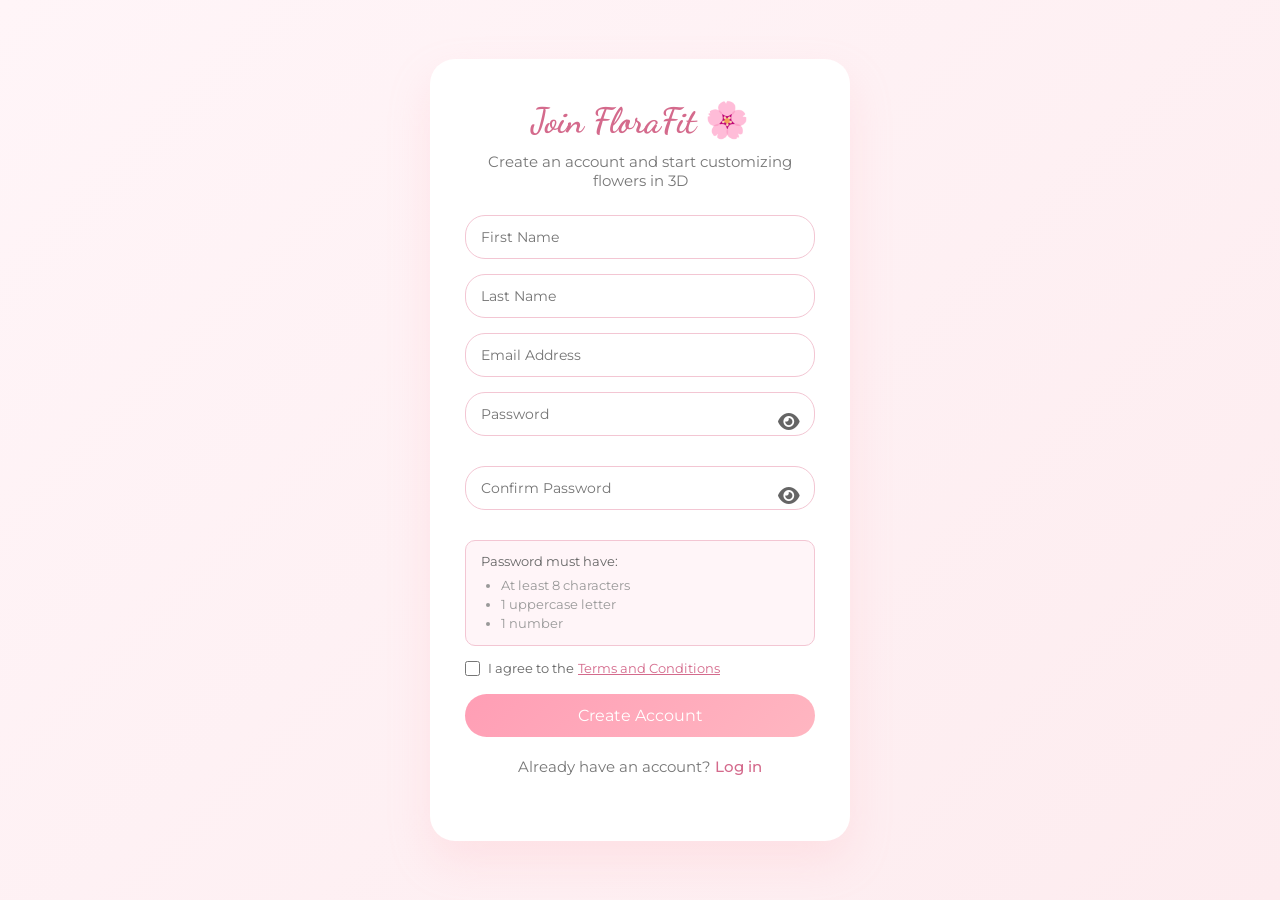
<file: signup.html>
<!DOCTYPE html>
<html lang="en">
<head>
    <meta charset="UTF-8">
    <meta name="viewport" content="width=device-width, initial-scale=1.0">
    <title>Sign Up | FloraFit</title>
    <link rel="icon" type="image/png" href="assets/img/Flora.png">


    <link rel="stylesheet" href="assets/css/auth.css">
    <link rel="stylesheet" href="assets/css/notifications.css">
    <link rel="stylesheet" href="https://cdnjs.cloudflare.com/ajax/libs/font-awesome/6.4.0/css/all.min.css">
    <link href="https://fonts.googleapis.com/css2?family=Dancing+Script:wght@600&family=Montserrat:wght@300;400;500&display=swap" rel="stylesheet">
</head>
<body>

<div class="auth-container">
    <div class="auth-card">
        <h2>Join FloraFit 🌸</h2>
        <p>Create an account and start customizing flowers in 3D</p>

        <form id="signupForm">
            <input type="text" id="firstName" placeholder="First Name" required>
            <input type="text" id="lastName" placeholder="Last Name" required>
            <input type="email" id="signupEmail" placeholder="Email Address" required>

            <div class="password-wrapper">
                <input type="password" id="signupPassword" placeholder="Password" required>
                <span class="toggle-password" onclick="togglePassword('signupPassword', this)"><i class="fas fa-eye"></i></span>
            </div>

            <div class="password-wrapper">
                <input type="password" id="confirmPassword" placeholder="Confirm Password" required>
                <span class="toggle-password" onclick="togglePassword('confirmPassword', this)"><i class="fas fa-eye"></i></span>
            </div>

            <div class="password-requirements">
                <small>Password must have:
                    <ul>
                        <li id="req-length">At least 8 characters</li>
                        <li id="req-uppercase">1 uppercase letter</li>
                        <li id="req-number">1 number</li>
                    </ul>
                </small>
            </div>

            <div class="terms-wrapper">
                <input type="checkbox" id="agreeTerms">
                <label for="agreeTerms">I agree to the <a href="#" id="openTerms">Terms and Conditions</a></label>
            </div>

            <button type="submit">Create Account</button>
        </form>

        <p class="switch">
            Already have an account?
            <a href="login.html">Log in</a>
        </p>
    </div>
</div>

<!-- MODAL -->
<div id="termsModal">
    <div id="termsBox">
        <h3>Terms and Conditions 🌸</h3>
        <div id="termsBody">
            <p><strong>Last updated:</strong> March 2026</p>

            <h4>1. Acceptance of Terms</h4>
            <p>By creating a FloraFit account, you agree to these Terms and Conditions. If you do not agree, please do not use our service.</p>

            <h4>2. Account Responsibilities</h4>
            <p>You are responsible for maintaining the confidentiality of your account credentials and for all activities that occur under your account.</p>

            <h4>3. Use of Service</h4>
            <p>FloraFit is a platform for customizing and managing floral arrangements. You agree to use the service only for lawful purposes and in a manner that does not infringe the rights of others.</p>

            <h4>4. Privacy</h4>
            <p>We collect your name and email address solely to manage your account and send you relevant notifications. We do not sell or share your data with third parties.</p>

            <h4>5. Florist Accounts</h4>
            <p>Florist accounts are created by admins and are subject to additional responsibilities. Temporary passwords must be changed upon first login.</p>

            <h4>6. Termination</h4>
            <p>We reserve the right to suspend or terminate accounts that violate these terms without prior notice.</p>

            <h4>7. Changes to Terms</h4>
            <p>FloraFit may update these terms at any time. Continued use of the service after changes constitutes acceptance of the new terms.</p>

            <h4>8. Contact</h4>
            <p>For questions regarding these terms, please contact us at <strong>admin@florafit.com</strong>.</p>
        </div>
        <button id="closeTerms">Close</button>
    </div>
</div>

<script src="assets/js/notifications.js"></script>
<script src="assets/js/signup.js"></script>
</body>
</html>
</file>
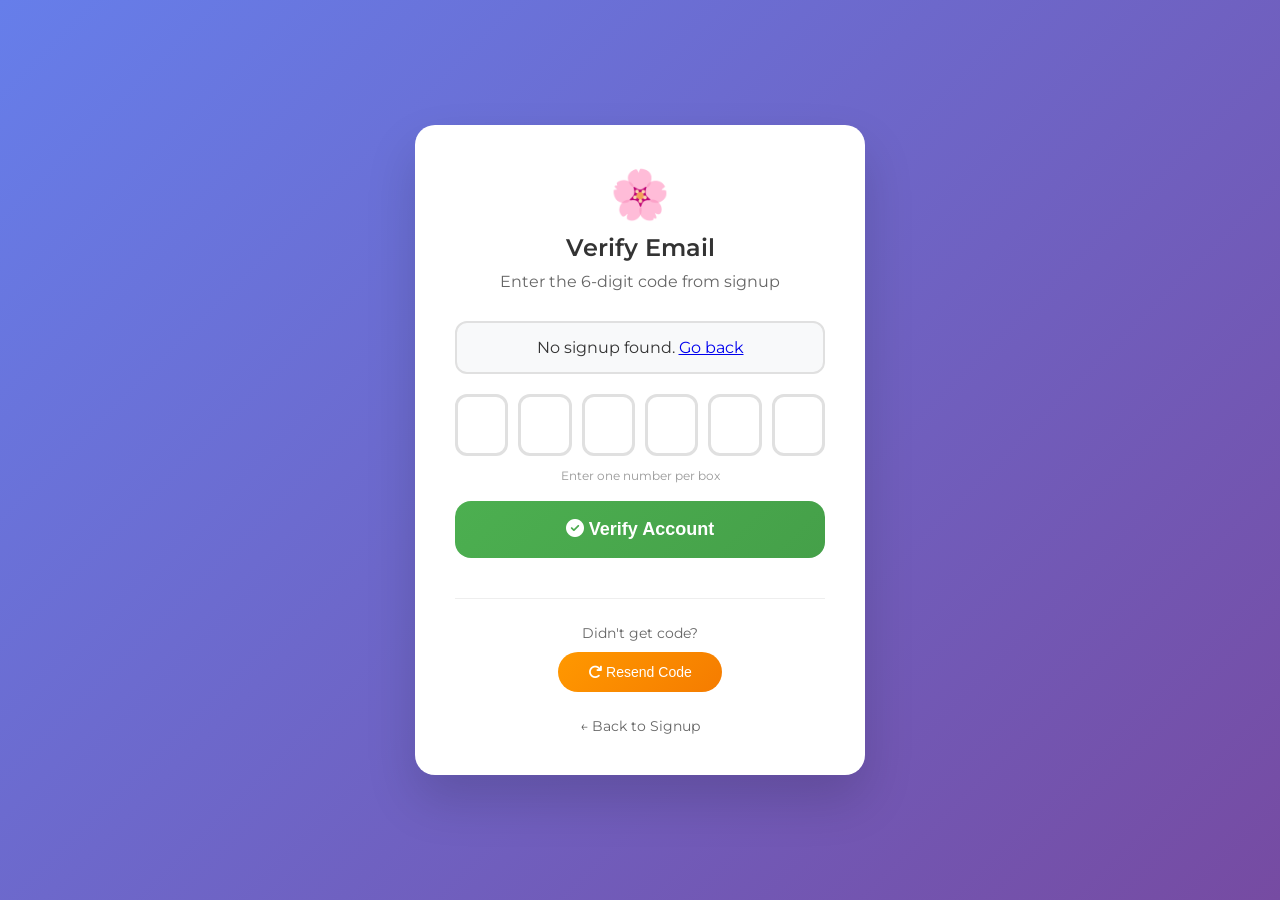
<file: verify_email.html>
<!DOCTYPE html>
<html lang="en">
<head>
    <meta charset="UTF-8">
    <meta name="viewport" content="width=device-width, initial-scale=1.0">
    <title>Verify Email | FloraFit</title>
    <link rel="stylesheet" href="https://cdnjs.cloudflare.com/ajax/libs/font-awesome/6.4.0/css/all.min.css">
    <link href="https://fonts.googleapis.com/css2?family=Montserrat:wght@300;400;500;600&display=swap" rel="stylesheet">
    <style>
        * {
            margin: 0;
            padding: 0;
            box-sizing: border-box;
        }
        body {
            font-family: 'Montserrat', sans-serif;
            background: linear-gradient(135deg, #667eea 0%, #764ba2 100%);
            min-height: 100vh;
            display: flex;
            align-items: center;
            justify-content: center;
            padding: 20px;
        }
        .verify-container {
            max-width: 450px;
            width: 100%;
            padding: 40px;
            background: white;
            border-radius: 20px;
            box-shadow: 0 25px 50px rgba(0,0,0,0.15);
            text-align: center;
        }
        .logo {
            color: #4CAF50;
            font-size: 3em;
            margin-bottom: 10px;
        }
        h2 {
            color: #333;
            margin-bottom: 10px;
            font-weight: 600;
        }
        .subtitle {
            color: #666;
            margin-bottom: 30px;
            font-size: 16px;
        }
        .email-display {
            background: #f8f9fa;
            border: 2px solid #e0e0e0;
            border-radius: 12px;
            padding: 15px;
            margin: 20px 0;
            font-size: 16px;
            color: #333;
            word-break: break-all;
        }
        .code-input {
            font-size: 32px;
            font-family: 'Courier New', monospace;
            text-align: center;
            letter-spacing: 15px;
            width: 100%;
            padding: 25px 20px;
            border: 3px solid #e0e0e0;
            border-radius: 16px;
            margin: 20px 0;
            transition: all 0.3s ease;
            background: white;
        }
        .code-input:focus {
            border-color: #4CAF50;
            box-shadow: 0 0 0 4px rgba(76, 175, 80, 0.1);
            outline: none;
        }
        .code-input::placeholder {
            letter-spacing: normal;
            font-size: 18px;
        }
        .otp-grid {
            display: grid;
            grid-template-columns: repeat(6, 1fr);
            gap: 10px;
            margin: 20px 0;
        }
        .otp-box {
            width: 100%;
            height: 62px;
            border: 3px solid #e0e0e0;
            border-radius: 12px;
            text-align: center;
            font-size: 28px;
            font-family: 'Courier New', monospace;
            font-weight: 600;
            outline: none;
            transition: all 0.3s ease;
        }
        .otp-box:focus {
            border-color: #4CAF50;
            box-shadow: 0 0 0 4px rgba(76, 175, 80, 0.1);
        }
        .otp-hint {
            font-size: 12px;
            color: #999;
            margin-top: -8px;
            margin-bottom: 8px;
        }
        .verify-btn {
            width: 100%;
            padding: 18px;
            background: linear-gradient(135deg, #4CAF50, #45a049);
            color: white;
            border: none;
            border-radius: 16px;
            font-size: 18px;
            font-weight: 600;
            cursor: pointer;
            transition: all 0.3s ease;
            margin: 10px 0;
        }
        .verify-btn:hover:not(:disabled) {
            transform: translateY(-2px);
            box-shadow: 0 10px 25px rgba(76, 175, 80, 0.3);
        }
        .verify-btn:disabled {
            opacity: 0.6;
            cursor: not-allowed;
            transform: none;
        }
        .resend-section {
            margin-top: 30px;
            padding-top: 25px;
            border-top: 1px solid #eee;
        }
        .resend-btn {
            background: linear-gradient(135deg, #ff9800, #f57c00);
            color: white;
            border: none;
            padding: 12px 30px;
            border-radius: 25px;
            cursor: pointer;
            font-weight: 500;
            font-size: 14px;
            transition: all 0.3s ease;
            margin: 10px;
        }
        .resend-btn:hover:not(:disabled) {
            transform: translateY(-2px);
            box-shadow: 0 5px 15px rgba(255, 152, 0, 0.4);
        }
        .resend-btn:disabled {
            opacity: 0.5;
            cursor: not-allowed;
        }
        .back-link {
            color: #666;
            text-decoration: none;
            font-size: 14px;
            display: block;
            margin-top: 15px;
        }
        .back-link:hover {
            color: #4CAF50;
        }
        .copy-hint {
            font-size: 12px;
            color: #999;
            margin-top: 5px;
        }
        @media (max-width: 480px) {
            .verify-container {
                margin: 20px;
                padding: 30px 20px;
            }
            .otp-grid {
                gap: 8px;
            }
            .otp-box {
                height: 54px;
                font-size: 24px;
            }
        }
    </style>
</head>
<body>
    <div class="verify-container">
        <div>
            <div class="logo">🌸</div>
            <h2>Verify Email</h2>
            <p class="subtitle">Enter the 6-digit code from signup</p>
        </div>

        <form id="verifyForm">
            <!-- Auto-filled & locked by JS -->
            <div class="email-display" id="emailDisplay">
                Loading email...
            </div>

            <div class="otp-grid" aria-label="6-digit verification code">
                <input type="text" class="otp-box" inputmode="numeric" maxlength="1" autocomplete="one-time-code" data-index="0">
                <input type="text" class="otp-box" inputmode="numeric" maxlength="1" data-index="1">
                <input type="text" class="otp-box" inputmode="numeric" maxlength="1" data-index="2">
                <input type="text" class="otp-box" inputmode="numeric" maxlength="1" data-index="3">
                <input type="text" class="otp-box" inputmode="numeric" maxlength="1" data-index="4">
                <input type="text" class="otp-box" inputmode="numeric" maxlength="1" data-index="5">
            </div>
            <p class="otp-hint">Enter one number per box</p>
            
            <button type="submit" class="verify-btn">
                <i class="fas fa-check-circle"></i> Verify Account
            </button>
        </form>

        <div class="resend-section">
            <p style="color: #666; font-size: 14px;">Didn't get code?</p>
            <button type="button" class="resend-btn" onclick="resendCode()">
                <i class="fas fa-redo"></i> Resend Code
            </button>
            <a href="signup.html" class="back-link">
                ← Back to Signup
            </a>
        </div>
    </div>

    <!-- NO EXTERNAL DEPENDENCIES -->
    <script>
        // INLINE verify.js - ZERO external files needed!
        document.addEventListener("DOMContentLoaded", function() {
            const pending = JSON.parse(localStorage.getItem("pendingVerification") || "{}");
            const otpInputs = document.querySelectorAll(".otp-box");
            
            if (!pending.email) {
                document.getElementById("emailDisplay").innerHTML = 
                    "No signup found. <a href='signup.html'>Go back</a>";
                return;
            }

            // Show email
            document.getElementById("emailDisplay").textContent = pending.email;
            
            // Focus first OTP box
            otpInputs[0].focus();

            otpInputs.forEach((input, index) => {
                input.addEventListener("input", function(e) {
                    const digit = e.target.value.replace(/\D/g, "").slice(0, 1);
                    e.target.value = digit;

                    if (digit && index < otpInputs.length - 1) {
                        otpInputs[index + 1].focus();
                    }

                    const code = Array.from(otpInputs).map(box => box.value).join("");
                    if (code.length === 6) {
                        document.getElementById("verifyForm").dispatchEvent(new Event("submit"));
                    }
                });

                input.addEventListener("keydown", function(e) {
                    if (e.key === "Backspace" && !input.value && index > 0) {
                        otpInputs[index - 1].focus();
                    }
                });

                input.addEventListener("paste", function(e) {
                    e.preventDefault();
                    const pasted = (e.clipboardData.getData("text") || "").replace(/\D/g, "").slice(0, 6);
                    pasted.split("").forEach((char, i) => {
                        if (otpInputs[i]) otpInputs[i].value = char;
                    });
                    const nextIndex = Math.min(pasted.length, 5);
                    otpInputs[nextIndex].focus();

                    if (pasted.length === 6) {
                        document.getElementById("verifyForm").dispatchEvent(new Event("submit"));
                    }
                });
            });
        });

        // Form handler
        document.getElementById("verifyForm").addEventListener("submit", async function(e) {
            e.preventDefault();
            
            const email = document.getElementById("emailDisplay").textContent;
            const code = Array.from(document.querySelectorAll(".otp-box")).map(box => box.value).join("");
            const btn = document.querySelector(".verify-btn");
            
            if (code.length !== 6) {
                alert("Enter 6-digit code");
                return;
            }

            btn.disabled = true;
            btn.innerHTML = '<i class="fas fa-spinner fa-spin"></i> Verifying...';

            try {
                const response = await fetch("api/verify_email.php", {
                    method: "POST",
                    headers: { "Content-Type": "application/json" },
                    body: JSON.stringify({ email, code })
                });
                
                const data = await response.json();
                
                if (data.success) {
                    localStorage.setItem("isLoggedIn", "true");
                    localStorage.removeItem("pendingVerification");
                    alert("✅ Verified! Redirecting...");
                    setTimeout(() => window.location.href = "index.html", 1000);
                } else {
                    alert(data.message);
                    document.querySelectorAll(".otp-box").forEach(box => box.value = "");
                    document.querySelectorAll(".otp-box")[0].focus();
                }
            } catch {
                alert("Connection error");
            } finally {
                btn.disabled = false;
                btn.innerHTML = '<i class="fas fa-check-circle"></i> Verify Account';
            }
        });

        // Resend (works if you have resend_code.php)
        function resendCode() {
            const email = document.getElementById("emailDisplay").textContent;
            const btn = document.querySelector(".resend-btn");
            
            btn.disabled = true;
            btn.innerHTML = '<i class="fas fa-spinner fa-spin"></i> Sending...';
            
            fetch("api/resend_code.php", {
                method: "POST",
                headers: { "Content-Type": "application/json" },
                body: JSON.stringify({ email })
            })
            .then(res => res.json())
            .then(data => {
                if (data.success) {
                    alert("New code generated!");
                    document.querySelectorAll(".otp-box").forEach(box => box.value = "");
                    document.querySelectorAll(".otp-box")[0].focus();
                } else {
                    alert(data.message || "Failed");
                }
            })
            .catch(() => alert("Resend failed"))
            .finally(() => {
                btn.disabled = false;
                btn.innerHTML = '<i class="fas fa-redo"></i> Resend Code';
            });
        }
    </script>
</body>
</html>
</file>
<file: assets/css/website.css>
* {
    margin: 0;
    padding: 0;
    box-sizing: border-box;
    }

:root {
    --primary: #ffb6c1;
    --secondary: #98fb98;
    --accent: #dda0dd;
    --dark: #5d4037;
    --light: #fffaf0;
    --text: #4a4a4a;
    --shadow: rgba(0, 0, 0, 0.1);
    }

        body {
            font-family: 'Montserrat', sans-serif;
            color: var(--text);
            background-color: var(--light);
            line-height: 1.6;
            overflow-x: hidden;
        }

        h1, h2, h3 {
            font-family: 'Dancing Script', cursive;
            font-weight: 700;
        }

        .container {
            max-width: 1200px;
            margin: 0 auto;
            padding: 0 20px;
        }

        /* Header & Navigation */
        header {
            background-color: rgba(255, 255, 255, 0.95);
            box-shadow: 0 4px 20px rgba(0, 0, 0, 0.05);
            position: fixed;
            width: 100%;
            top: 0;
            z-index: 1000;
        }

        .header-container {
            display: flex;
            justify-content: space-between;
            align-items: center;
            padding: 15px 0;
        }

        .logo {
            display: flex;
            align-items: center;
            text-decoration: none;
        }

        .logo i {
            color: var(--primary);
            font-size: 2rem;
            margin-right: 10px;
        }

        .logo h1 {
            font-size: 2.2rem;
            color: var(--dark);
            text-decoration: none;
            border-bottom: none;
        }

        nav ul {
            display: flex;
            list-style: none;
        }

        nav ul li {
            margin-left: 30px;
        }

        nav ul li a {
            text-decoration: none;
            color: var(--text);
            font-weight: 500;
            font-size: 1.1rem;
            transition: color 0.3s;
        }

        nav ul li a:hover {
            color: var(--primary);
        }

        .nav-cta {
            background-color: var(--primary);
            color: white;
            padding: 10px 20px;
            border-radius: 30px;
            transition: transform 0.3s, background-color 0.3s;
        }

        .nav-cta:hover {
            background-color: #ff8fa3;
            transform: translateY(-3px);
        }

        /* Auth Toggle Section */
        #auth-toggle {
            display: flex;
            align-items: center;
            margin-left: auto;
        }

        #auth-buttons {
            display: flex;
            gap: 10px;
            align-items: center;
        }

        #auth-buttons .nav-cta {
            padding: 10px 20px;
            margin: 0;
        }

        .profile-menu {
            display: flex;
            gap: 15px;
            align-items: center;
            padding: 12px 20px;
            border: 2px solid var(--primary);
            border-radius: 30px;
            background-color: white;
            cursor: pointer;
            transition: all 0.3s ease;
        }

        .profile-menu:hover {
            background-color: #fffaf0;
            border-color: #ff8fa3;
            box-shadow: 0 4px 12px rgba(255, 182, 193, 0.2);
        }

        .profile-menu i {
            font-size: 1.8rem;
            color: var(--primary);
        }

        .profile-menu img {
            width: 40px;
            height: 40px;
            border-radius: 50%;
            object-fit: cover;
            display: none;
        }

        #user-name {
            font-weight: 600;
            color: var(--text);
            font-size: 1rem;
        }

        #logout-btn {
            background-color: #ff6b6b;
            margin: 0;
            padding: 8px 16px;
            font-size: 0.9rem;
        }

        #logout-btn:hover {
            background-color: #ee5a52;
        }

        /* Hamburger Button */
        .hamburger-btn {
            display: flex;
            flex-direction: column;
            justify-content: center;
            gap: 5px;
            width: 44px;
            height: 44px;
            background: white;
            border: 2px solid rgba(255, 182, 193, 0.4);
            border-radius: 12px;
            cursor: pointer;
            padding: 10px;
            box-shadow: 0 4px 12px rgba(0,0,0,0.06);
            transition: all 0.3s ease;
            flex-shrink: 0;
        }

        .hamburger-btn:hover {
            background: var(--primary);
            border-color: var(--primary);
            transform: scale(1.05);
        }

        .hamburger-btn span {
            display: block;
            width: 100%;
            height: 2px;
            background: var(--dark);
            border-radius: 2px;
            transition: background 0.3s ease;
        }

        .hamburger-btn:hover span {
            background: white;
        }

        /* Mobile Menu Overlay Background */
        .mobile-menu-overlay {
            position: fixed;
            inset: 0;
            background: rgba(0, 0, 0, 0.4);
            z-index: 1500;
            opacity: 0;
            pointer-events: none;
            transition: opacity 0.3s ease;
            backdrop-filter: blur(2px);
        }

        .mobile-menu-overlay.open {
            opacity: 1;
            pointer-events: all;
        }

        /* Mobile Menu Drawer */
        .mobile-menu {
            position: fixed;
            top: 0;
            left: -320px;
            width: 300px;
            height: 100vh;
            background: linear-gradient(160deg, #fffaf0 0%, #fff5f7 100%);
            z-index: 1600;
            box-shadow: 8px 0 30px rgba(0,0,0,0.12);
            display: flex;
            flex-direction: column;
            padding: 30px 24px;
            transition: left 0.3s cubic-bezier(0.4, 0, 0.2, 1);
            border-right: 2px solid rgba(255, 182, 193, 0.2);
        }

        .mobile-menu.open {
            left: 0;
        }

        /* Close Button */
        .mobile-menu-close {
            align-self: flex-end;
            width: 36px;
            height: 36px;
            border: none;
            background: rgba(255, 182, 193, 0.15);
            border-radius: 50%;
            font-size: 1.4rem;
            cursor: pointer;
            color: var(--dark);
            line-height: 1;
            margin-bottom: 32px;
            transition: background 0.2s ease;
        }

        .mobile-menu-close:hover {
            background: var(--primary);
            color: white;
        }

        /* Mobile Nav Links */
        .mobile-nav ul {
            list-style: none;
            display: flex;
            flex-direction: column;
            gap: 4px;
        }

        .mobile-nav ul li a {
            display: block;
            padding: 14px 16px;
            text-decoration: none;
            color: var(--dark);
            font-weight: 600;
            font-size: 1.1rem;
            border-radius: 12px;
            transition: all 0.2s ease;
            letter-spacing: 0.3px;
        }

        .mobile-nav ul li a:hover {
            background: rgba(255, 182, 193, 0.15);
            color: var(--primary);
            padding-left: 22px;
        }

        .mobile-nav ul li:last-child a {
            margin-top: 12px;
            background: var(--primary);
            color: white;
            text-align: center;
        }

        .mobile-nav ul li:last-child a:hover {
            background: #ff8fa3;
            color: white;
            padding-left: 16px;
        }

        /* Hero Section */
        .hero {
            padding-top: 120px;
            padding-bottom: 80px;
            background: linear-gradient(135deg, #fffaf0 0%, #fef5ed 100%);
            position: relative;
            overflow: hidden;
        }

        .hero::before {
            content: "";
            position: absolute;
            top: 0;
            left: 0;
            width: 100%;
            height: 100%;
            background-image: url('data:image/svg+xml;utf8,<svg xmlns="http://www.w3.org/2000/svg" width="100" height="100" viewBox="0 0 100 100"><path d="M0,0 L100,0 L100,100 Z" fill="%23ffb6c1" opacity="0.05"/></svg>');
            background-size: 300px;
            z-index: 0;
        }

        .hero-container {
            display: flex;
            align-items: center;
            justify-content: space-between;
            position: relative;
            z-index: 1;
        }

        .hero-content {
            flex: 1;
            padding-right: 40px;
        }

        .hero-content h2 {
            font-size: 4rem;
            color: var(--dark);
            line-height: 1.1;
            margin-bottom: 20px;
        }

        .hero-content p {
            font-size: 1.2rem;
            margin-bottom: 30px;
            max-width: 500px;
        }

        .cta-button {
            display: inline-block;
            background-color: var(--secondary);
            color: var(--dark);
            padding: 15px 35px;
            border-radius: 50px;
            text-decoration: none;
            font-weight: 600;
            font-size: 1.2rem;
            transition: transform 0.3s, box-shadow 0.3s;
            box-shadow: 0 10px 20px rgba(152, 251, 152, 0.3);
        }

        .cta-button:hover {
            transform: translateY(-5px);
            box-shadow: 0 15px 30px rgba(152, 251, 152, 0.4);
        }

        /* 3D Flower Preview */
        .flower-preview {
            flex: 1;
            display: flex;
            flex-direction: column;
            align-items: center;
            justify-content: center;
        }

        .flower-3d-container {
            width: 400px;
            height: 400px;
            position: relative;
            perspective: 1200px;
            display: flex;
            align-items: center;
            justify-content: center;
        }

        .flower-3d {
            width: 300px;
            height: 300px;
            position: relative;
            transform-style: preserve-3d;
            animation: rotateFlower 40s infinite linear;
            transform-origin: center center;
        }

        @keyframes rotateFlower {
            0% { transform: rotateY(0deg); }
            100% { transform: rotateY(360deg); }
        }

        .petal {
            position: absolute;
            background: linear-gradient(to bottom, #ff69b4, #ffb6c1);
            border-radius: 50% 50% 50% 50% / 60% 60% 40% 40%;
            transform-origin: center 120px;
            top: 60px;
            left: 110px;
            width: 80px;
            height: 120px;
        }

        .petal-1 { transform: rotateZ(0deg); }
        .petal-2 { transform: rotateZ(60deg); }
        .petal-3 { transform: rotateZ(120deg); }
        .petal-4 { transform: rotateZ(180deg); }
        .petal-5 { transform: rotateZ(240deg); }
        .petal-6 { transform: rotateZ(300deg); }

        .flower-center {
            position: absolute;
            width: 60px;
            height: 60px;
            background: radial-gradient(circle, #ffd700, #ff8c00);
            border-radius: 50%;
            top: 120px;
            left: 120px;
            z-index: 2;
            transform: translateZ(10px);
        }

        .stem {
            position: absolute;
            width: 15px;
            height: 200px;
            background: linear-gradient(to bottom, #228b22, #32cd32);
            top: 180px;
            left: 142.5px;
            border-radius: 0 0 10px 10px;
            transform: translateZ(-5px);
        }

        .leaf {
            position: absolute;
            width: 50px;
            height: 30px;
            background: linear-gradient(to right, #32cd32, #228b22);
            border-radius: 50% 0 50% 0;
            transform: translateZ(-3px);
        }

        .leaf-1 { top: 220px; left: 170px; transform: rotate(45deg) translateZ(-3px); }
        .leaf-2 { top: 270px; left: 100px; transform: rotate(-45deg) translateZ(-3px); }

        .vase {
            position: absolute;
            width: 150px;
            height: 120px;
            background: linear-gradient(to bottom, #dda0dd, #9370db);
            border-radius: 10px 10px 30px 30px;
            top: 260px;
            left: 75px;
            box-shadow: 0 10px 20px rgba(0, 0, 0, 0.1);
            transform: translateZ(-10px);
        }

        .preview-controls {
            display: flex;
            gap: 15px;
            margin-top: 30px;
        }

        .control-btn {
            background-color: white;
            border: 2px solid var(--primary);
            color: var(--dark);
            width: 50px;
            height: 50px;
            border-radius: 50%;
            display: flex;
            align-items: center;
            justify-content: center;
            cursor: pointer;
            transition: all 0.3s;
            font-size: 1.2rem;
        }

        .control-btn:hover {
            background-color: var(--primary);
            color: white;
            transform: scale(1.1);
        }

        /* Features Section */
        .features {
            padding: 80px 0;
            background-color: white;
        }

        .section-title {
            text-align: center;
            font-size: 3rem;
            color: var(--dark);
            margin-bottom: 50px;
        }

        .features-grid {
            display: grid;
            grid-template-columns: repeat(auto-fit, minmax(300px, 1fr));
            gap: 40px;
        }

        .feature-card {
            background-color: white;
            border-radius: 20px;
            padding: 40px 30px;
            text-align: center;
            box-shadow: 0 10px 30px rgba(0, 0, 0, 0.05);
            transition: transform 0.3s, box-shadow 0.3s;
            border: 1px solid rgba(255, 182, 193, 0.2);
        }

        .feature-card:hover {
            transform: translateY(-10px);
            box-shadow: 0 20px 40px rgba(0, 0, 0, 0.1);
        }

        .feature-icon {
            font-size: 3rem;
            color: var(--primary);
            margin-bottom: 20px;
        }

        .feature-card h3 {
            font-size: 2rem;
            margin-bottom: 15px;
            color: var(--dark);
        }

        /* Customization Preview */
        .customization-preview {
            padding: 80px 0;
            background: linear-gradient(135deg, #fef5ed 0%, #fffaf0 100%);
        }

        .preview-container {
            display: flex;
            align-items: center;
            gap: 50px;
        }

        .preview-options {
            flex: 1;
        }

        .option-group {
            margin-bottom: 30px;
        }

        .option-group h3 {
            font-size: 1.8rem;
            margin-bottom: 15px;
            color: var(--dark);
        }

        .option-buttons {
            display: flex;
            flex-wrap: wrap;
            gap: 10px;
        }

        .option-btn {
            padding: 10px 20px;
            background-color: white;
            border: 2px solid var(--primary);
            border-radius: 30px;
            cursor: pointer;
            transition: all 0.3s;
            font-weight: 500;
        }

        .option-btn.active {
            background-color: var(--primary);
            color: white;
        }

        .option-btn:hover:not(.active) {
            background-color: rgba(255, 182, 193, 0.1);
        }

        .preview-display {
            flex: 1;
            text-align: center;
        }

        .preview-display h3 {
            font-size: 2rem;
            margin-bottom: 20px;
            color: var(--dark);
        }
        
        /* Staff Dashboard */
        .staff-dashboard {
            display: flex;
            gap: 30px;
            align-items: flex-start;
        }

        .staff-dashboard .sidebar {
            width: 220px;
            background: white;
            border-radius: 12px;
            padding: 20px;
            box-shadow: 0 8px 24px var(--shadow);
            border: 1px solid rgba(0,0,0,0.04);
            height: fit-content;
        }

        .staff-dashboard .sidebar h3 {
            margin-bottom: 12px;
            font-size: 1.1rem;
            color: var(--dark);
        }

        .staff-dashboard .sidebar ul { list-style: none; }
        .staff-dashboard .sidebar .menu-item {
            padding: 12px 10px;
            border-radius: 8px;
            cursor: pointer;
            color: var(--text);
            display: flex;
            gap: 10px;
            align-items: center;
            margin-bottom: 8px;
            transition: background 0.18s, color 0.18s;
        }

        .staff-dashboard .sidebar .menu-item i { width: 18px; text-align: center; }

        .staff-dashboard .sidebar .menu-item:hover { background: rgba(255,182,193,0.06); }
        .staff-dashboard .sidebar .menu-item.active { background: var(--primary); color: white; }

        .staff-dashboard .main-content { flex: 1; }
        .staff-dashboard .panel { background: white; padding: 20px; border-radius: 12px; box-shadow: 0 8px 24px var(--shadow); border: 1px solid rgba(0,0,0,0.04); }
        .staff-dashboard .panel.hidden { display: none; }

        .staff-dashboard .metrics { display: flex; gap: 16px; margin-top: 12px; }
        .metric-card { flex: 1; padding: 14px; border-radius: 10px; background: linear-gradient(180deg,#fffaf0,#fef5ed); text-align: center; }
        .metric-card h4 { font-size: 0.95rem; color: var(--dark); margin-bottom: 8px; }
        .metric-card p { font-size: 1.6rem; font-weight: 700; }

        .simple-table { width: 100%; border-collapse: collapse; margin-top: 12px; }
        .simple-table th, .simple-table td { padding: 10px 12px; border-bottom: 1px solid rgba(0,0,0,0.06); text-align: left; }
        .chart-placeholder { height: 240px; border-radius: 8px; border: 2px dashed rgba(0,0,0,0.06); display:flex; align-items:center; justify-content:center; color:var(--text); margin-top:12px; }

        @media (max-width: 800px) {
            .staff-dashboard { flex-direction: column; }
            .staff-dashboard .sidebar { width: 100%; display: flex; }
            .staff-dashboard .sidebar ul { display: flex; gap: 8px; }
            .staff-dashboard .sidebar .menu-item { flex: 1; justify-content: center; }
        }

        /* Stat cards + Quick actions */
        .stat-cards { display:flex; gap:12px; margin-bottom:12px; }
        .stat-card { flex:1; padding:14px; border-radius:10px; background:linear-gradient(180deg,#fff,#fffaf0); box-shadow:0 6px 18px rgba(0,0,0,0.04); border:1px solid rgba(0,0,0,0.03); }
        .stat-card h4 { font-size:0.95rem; color:var(--dark); margin-bottom:8px; }
        .stat-card p { font-size:1.4rem; font-weight:700; }

        .quick-actions { display:flex; gap:12px; margin-bottom:12px; }
        .btn-large { padding:12px 18px; border-radius:10px; background:var(--primary); color:white; border:none; font-weight:700; cursor:pointer; box-shadow:0 8px 18px rgba(0,0,0,0.06); }
        .btn-large.outline { background:white; color:var(--dark); border:2px solid rgba(0,0,0,0.06); }
        .btn-large:hover { transform:translateY(-2px); }

        /* Inventory form */
        .flower-form { display:flex; flex-wrap:wrap; gap:12px; background: linear-gradient(180deg,#fff,#fffaf0); padding:12px; border-radius:10px; margin-bottom:12px; }
        .flower-form .form-row { flex: 1 1 200px; display:flex; flex-direction:column; }
        .flower-form label { font-size:0.9rem; margin-bottom:6px; color:var(--dark); }
        .flower-form input[type="text"], .flower-form input[type="number"], .flower-form select, .flower-form input[type="file"] { padding:8px 10px; border-radius:8px; border:1px solid rgba(0,0,0,0.08); }
        .flower-form .form-actions { display:flex; gap:8px; align-items:center; }

        .thumb-small { width:48px; height:48px; object-fit:cover; border-radius:6px; }

        .stock-badge { display:inline-block; padding:4px 8px; border-radius:999px; font-weight:700; font-size:0.85rem; }
        .stock-badge.out { background:#fdecea; color:#b71c1c; }
        .stock-badge.critical { background:#fdecea; color:#b71c1c; }
        .stock-badge.low { background:#fff4e5; color:#e65100; }
        .stock-badge.ok { background:#eefaf0; color:#2e7d32; }
        
        .status-filter { transition: all 0.2s ease; }
        .status-filter:hover { transform: translateY(-2px); box-shadow: 0 4px 12px rgba(0,0,0,0.1); }
        .status-filter.active { box-shadow: 0 0 0 3px rgba(0,0,0,0.1); transform: scale(1.05); }
        
        .simple-table .badge { position: static; }
        .badge { display:inline-block; padding:4px 8px; border-radius:999px; font-weight:700; font-size:0.85rem; }
        .badge.out { background:#fdecea; color:#b71c1c; }
        .badge.low { background:#fff4e5; color:#e65100; }
        .badge.ok { background:#eefaf0; color:#2e7d32; }

        .table-actions { display:flex; gap:8px; }
        .btn-small {
            padding: 8px 14px;
            border-radius: 999px;
            border: 1px solid rgba(0,0,0,0.08);
            background: linear-gradient(180deg, #ffffff, #fffaf0);
            color: var(--dark);
            font-size: 0.9rem;
            font-weight: 600;
            cursor: pointer;
            transition: transform 0.18s ease, box-shadow 0.18s ease, background 0.18s ease;
            box-shadow: 0 2px 8px rgba(0,0,0,0.04);
        }
        .btn-small:hover {
            transform: translateY(-1px);
            box-shadow: 0 6px 14px rgba(0,0,0,0.08);
        }
        .btn-small.outline {
            background: #fff;
            border-color: rgba(0,0,0,0.12);
        }
        .btn-small.success {
            background: #eefaf0;
            border-color: rgba(46,125,50,0.2);
            color: #2e7d32;
        }
        .btn-small.info {
            background: #e8f4ff;
            border-color: rgba(21,101,192,0.2);
            color: #1565c0;
        }
        .btn-small.danger {
            background: #fff5f5;
            border-color: rgba(183,28,28,0.15);
            color: #b71c1c;
        }
        .muted { font-size:0.85rem; color:rgba(0,0,0,0.5); margin-top:4px; }

        .orders-filters { margin: 20px 0; }
        .orders-filters input { flex: 1; padding:10px; border-radius:8px; border:1px solid rgba(0,0,0,0.1); }

        .orders-table-wrap { max-height: 500px; overflow-y: auto; border: 1px solid rgba(0,0,0,0.06); border-radius: 8px; }
        .orders-table-wrap thead { position: sticky; top: 0; background: white; z-index: 10; }
        .orders-empty { text-align:center; color:rgba(0,0,0,0.5); padding:20px; }
        .orders-bulk-actions {
            margin-top: 12px;
            display: flex;
            align-items: center;
            justify-content: space-between;
            gap: 12px;
            flex-wrap: wrap;
        }

        .order-status-select {
            padding: 6px 10px;
            border-radius: 8px;
            border: 1px solid rgba(0,0,0,0.1);
            background: white;
            font-size: 0.85rem;
            color: var(--dark);
            min-width: 120px;
        }

        .order-actions { display:flex; gap:6px; flex-wrap:wrap; }
        .orders-table-wrap .btn-small { padding: 8px 14px; font-size: 0.88rem; }

        .confirm-modal {
            position: fixed;
            inset: 0;
            z-index: 3000;
            display: flex;
            align-items: center;
            justify-content: center;
            background: rgba(0, 0, 0, 0.28);
            backdrop-filter: blur(2px);
            padding: 20px;
        }

        .confirm-modal.hidden {
            display: none;
        }

        .confirm-modal-card {
            width: min(92vw, 430px);
            border-radius: 18px;
            padding: 22px;
            background: linear-gradient(180deg, #ffffff, #fffaf0);
            box-shadow: 0 18px 34px rgba(0, 0, 0, 0.12);
            border: 2px solid rgba(255, 182, 193, 0.35);
            text-align: center;
        }

        .confirm-modal-icon {
            width: 56px;
            height: 56px;
            border-radius: 50%;
            margin: 0 auto 10px;
            background: linear-gradient(135deg, rgba(255, 182, 193, 0.25), rgba(221, 160, 221, 0.25));
            display: flex;
            align-items: center;
            justify-content: center;
            font-size: 1.6rem;
        }

        .confirm-modal-card h3 {
            margin: 0 0 8px;
            color: var(--dark);
            font-size: 1.9rem;
        }

        .confirm-modal-card p {
            margin: 0;
            color: var(--text);
            font-size: 0.98rem;
            line-height: 1.45;
        }

        .confirm-modal-actions {
            margin-top: 18px;
            display: flex;
            justify-content: center;
            gap: 10px;
            flex-wrap: wrap;
        }

        .order-status-badge { display:inline-block; padding:4px 10px; border-radius:999px; font-weight:700; font-size:0.82rem; }
        .order-status-badge.pending { background:#fff4e5; color:#e65100; }
        .order-status-badge.preparing { background:#eef3ff; color:#3f51b5; }
        .order-status-badge.delivering { background:#e8f4ff; color:#1565c0; }
        .order-status-badge.delivered { background:#eefaf0; color:#2e7d32; }

        .order-items-list { display:grid; gap:10px; }
        .order-item-card {
            display:grid;
            grid-template-columns:56px 1fr auto;
            gap:10px;
            align-items:center;
            border:1px solid rgba(0,0,0,0.06);
            border-radius:8px;
            padding:8px;
            background:#fcfcfc;
        }
        .order-item-image {
            width:56px;
            height:56px;
            object-fit:cover;
            border-radius:8px;
            background:#f3f3f3;
        }
        .order-item-title { 
            font-weight:600; color:var(--dark); 
        }

        .order-item-description { 
            font-size:0.85rem; color:var(--text); 
        }

        .order-item-qty { 
            font-weight:600; color:var(--dark); 
        }

        .order-items-empty { 
            color:var(--text); 
        }


        /* Styles moved from customize.html for the flower picker and canvas */
        .customize-page-container { 
            display:block;padding:24px;
        }

        .customize-page-container h1 {
            margin-bottom:20px;
        }

        .customize-layout {
            display:flex;gap:24px;align-items:flex-start;
        }

        .left-sidebar {
            width:280px;flex:0 0 280px;display:flex;flex-direction:column;gap:16px;
        }
        
        /* Admin Flower Panel */
        .admin-flower-panel {
            background: linear-gradient(135deg, #f0f8ff, #e8f4fd);
            padding: 16px;
            border-radius: 14px;
            box-shadow: 0 8px 24px rgba(102, 126, 234, 0.12);
            border: 1px solid rgba(102, 126, 234, 0.25);
        }

        .admin-flower-panel h3 {
            margin-top: 0;
            margin-bottom: 14px;
            color: #667eea;
            display: flex;
            align-items: center;
            gap: 8px;
            font-family: 'Dancing Script', cursive;
            font-size: 1.4rem;
        }
        .admin-flower-panel .form-group {
            margin-bottom:12px;
        }
        .admin-flower-panel .form-group label {
            display:block;font-weight:600;margin-bottom:4px;font-size:13px;
        }
        .admin-flower-panel .form-group input, .admin-flower-panel .form-group select {
            width:100%;padding:8px;border:1px solid #ddd;border-radius:6px;font-size:13px;
        }

        .admin-flower-panel .form-group small {
            display:block;margin-top:4px;font-size:11px;
        }

        .admin-flower-panel .admin-buttons {
            display:flex;gap:8px;margin-top:15px;
        }

        .admin-flower-panel h4 {
            font-size:14px;margin-bottom:8px;color:#333;
        }

        
        .flower-options {
            display:flex;flex-direction:column;gap:8px
        }

        /* Adjustment controls */
        .control-buttons {
            display:flex;gap:8px;flex-wrap:wrap
        }
        
        .adjust-controls {
            background:#f9f9f9;padding:10px;border-radius:8px;border:1px solid #eee;
        }

        .adjust-controls h4 {
            margin:0 0 8px 0;font-size:1rem
        }

        .adj-row {
            display:flex;align-items:center;gap:8px;margin-bottom:8px
        }

        .adj-row label {
            width:56px;font-weight:600
        }

        .adj-row input[type=range] {
            flex:1
        }

        .adj-row input[type=number] {
            width:70px;padding:6px;border:1px solid #ddd;border-radius:6px
        }

        /* Smaller preview flower for customization section */
        .preview-flower-container {
            width: 250px;
            height: 250px;
            margin: 0 auto;
            position: relative;
            perspective: 1000px;
            display: flex;
            align-items: center;
            justify-content: center;
        }

        .preview-flower {
            width: 200px;
            height: 200px;
            position: relative;
            transform-style: preserve-3d;
            animation: rotateSlow 50s infinite linear;
            transform-origin: center center;
        }

        @keyframes rotateSlow {
            0% { transform: rotateY(0deg); }
            100% { transform: rotateY(360deg); }
        }

        .preview-petal {
            position: absolute;
            background: linear-gradient(to bottom, #ff69b4, #ffb6c1);
            border-radius: 50% 50% 50% 50% / 60% 60% 40% 40%;
            transform-origin: center 90px;
            top: 45px;
            left: 80px;
            width: 60px;
            height: 90px;
        }

        .preview-petal-1 { 
            transform: rotateZ(0deg); 
        }
        .preview-petal-2 { 
            transform: rotateZ(60deg); 
        }
        .preview-petal-3 { 
            transform: rotateZ(120deg); 
        }
        .preview-petal-4 { 
            transform: rotateZ(180deg); 
        }
        .preview-petal-5 { 
            transform: rotateZ(240deg); 
        }
        .preview-petal-6 { 
            transform: rotateZ(300deg); 
        }

        .preview-center {
            position: absolute;
            width: 45px;
            height: 45px;
            background: radial-gradient(circle, #ffd700, #ff8c00);
            border-radius: 50%;
            top: 90px;
            left: 90px;
            z-index: 2;
            transform: translateZ(10px);
        }

        .preview-stem {
            position: absolute;
            width: 12px;
            height: 150px;
            background: linear-gradient(to bottom, #228b22, #32cd32);
            top: 135px;
            left: 106px;
            border-radius: 0 0 10px 10px;
            transform: translateZ(-5px);
        }

        .preview-leaf {
            position: absolute;
            width: 40px;
            height: 25px;
            background: linear-gradient(to right, #32cd32, #228b22);
            border-radius: 50% 0 50% 0;
            transform: translateZ(-3px);
        }

        .preview-leaf-1 { 
            top: 165px; left: 125px; transform: rotate(45deg) translateZ(-3px); }
        .preview-leaf-2 { 
            top: 200px; left: 75px; transform: rotate(-45deg) translateZ(-3px); }

        .preview-vase {
            position: absolute;
            width: 120px;
            height: 90px;
            background: linear-gradient(to bottom, #dda0dd, #9370db);
            border-radius: 10px 10px 30px 30px;
            top: 195px;
            left: 60px;
            box-shadow: 0 10px 20px rgba(0, 0, 0, 0.1);
            transform: translateZ(-10px);
        }

        /* Footer */
        footer {
            background-color: var(--dark);
            color: white;
            padding: 60px 0 30px;
        }

        .footer-container {
            display: grid;
            grid-template-columns: repeat(auto-fit, minmax(250px, 1fr));
            gap: 40px;
            margin-bottom: 40px;
        }

        .footer-section h3 {
            font-size: 1.8rem;
            margin-bottom: 20px;
            color: var(--light);
        }

        .footer-section p, .footer-section a {
            color: rgba(255, 255, 255, 0.8);
            margin-bottom: 10px;
            display: block;
            text-decoration: none;
            transition: color 0.3s;
        }

        .footer-section a:hover {
            color: var(--primary);
        }

        .social-icons {
            display: flex;
            gap: 15px;
            margin-top: 20px;
        }

        .social-icons a {
            display: flex;
            align-items: center;
            justify-content: center;
            width: 40px;
            height: 40px;
            background-color: rgba(255, 255, 255, 0.1);
            border-radius: 50%;
            font-size: 1.2rem;
        }

        .copyright {
            text-align: center;
            padding-top: 30px;
            border-top: 1px solid rgba(255, 255, 255, 0.1);
            color: rgba(255, 255, 255, 0.6);
        }

        /* Responsive Design */
        @media (max-width: 992px) {
            .hero-container {
                flex-direction: column;
                text-align: center;
            }
            
            .hero-content {
                padding-right: 0;
                margin-bottom: 50px;
            }
            
            .preview-container {
                flex-direction: column;
            }
            
            .flower-3d-container {
                width: 300px;
                height: 300px;
            }
            
            .flower-3d {
                width: 220px;
                height: 220px;
            }
            
            .petal {
                width: 60px;
                height: 90px;
                top: 45px;
                left: 80px;
                transform-origin: center 90px;
            }
            
            .flower-center {
                width: 45px;
                height: 45px;
                top: 90px;
                left: 90px;
            }
            
            .stem {
                top: 135px;
                left: 106px;
                height: 150px;
            }
            
            .leaf-1 { top: 165px; left: 125px; }
            .leaf-2 { top: 200px; left: 75px; }
            
            .vase {
                top: 195px;
                left: 60px;
                width: 120px;
                height: 90px;
            }
        }

        @media (max-width: 768px) {
            nav ul {
                display: none;
            }
            
            .hero-content h2 {
                font-size: 3rem;
            }
            
            .section-title {
                font-size: 2.5rem;
            }
            
            .flower-3d-container {
                width: 250px;
                height: 250px;
            }
            
            .flower-3d {
                width: 180px;
                height: 180px;
            }
            
            .petal {
                width: 50px;
                height: 75px;
                top: 37px;
                left: 65px;
                transform-origin: center 75px;
            }
            
            .flower-center {
                width: 40px;
                height: 40px;
                top: 75px;
                left: 75px;
            }
            
            .stem {
                top: 112px;
                left: 87px;
                height: 120px;
                width: 10px;
            }
            
            .leaf-1 { top: 135px; left: 105px; }
            .leaf-2 { top: 160px; left: 60px; }
            
            .vase {
                top: 160px;
                left: 50px;
                width: 100px;
                height: 75px;
            }
        }


    /* About Section */
    .about-section {
        padding: 120px 0;
        background: radial-gradient(circle at top right, #fffaf0, #fef5ed);
        position: relative;
    }

    /* Decorative background circle */
    .about-section::after {
        content: "";
        position: absolute;
        top: 10%;
        right: -50px;
        width: 200px;
        height: 200px;
        background: var(--secondary);
        border-radius: 50%;
        filter: blur(80px);
        opacity: 0.3;
        z-index: 0;
    }

    .about-grid {
        display: flex;
        align-items: center;
        gap: 80px;
        position: relative;
        z-index: 1;
    }

    .about-image {
        position: relative;
    }

    .about-image img {
        width: 100%;
        max-width: 480px;
        /* Custom Petal Shape */
        border-radius: 150px 20px 150px 20px; 
        border: 8px solid white;
        box-shadow: 25px 25px 0px var(--primary);
        transition: transform 0.5s ease;
    }

    .about-image:hover img {
        transform: scale(1.02) rotate(-1deg);
    }

    .about-text .section-title {
        text-align: left !important;
        font-size: 3.8rem;
        background: linear-gradient(45deg, var(--dark), var(--primary));
        background-clip: text;
        -webkit-background-clip: text;
        -webkit-text-fill-color: transparent;
        margin-bottom: 25px;
    }

    .about-stats {
        display: flex;
        gap: 50px;
        margin-top: 40px;
    }

    .stat-item {
        border-left: 3px solid var(--secondary);
        padding-left: 20px;
    }

    .stat-item h4 {
        font-size: 2.5rem;
        color: var(--dark);
        margin-bottom: 0;
    }

    .stat-item p {
        text-transform: uppercase;
        letter-spacing: 2px;
        font-size: 0.8rem;
        font-weight: 700;
        color: var(--primary);
    }

    /* CONTACT SECTION - Glassmorphism Style */
    .contact-section {
        padding: 120px 0;
        background: white;
        background-image: url('data:image/svg+xml;utf8,<svg xmlns="http://www.w3.org/2000/svg" width="40" height="40" viewBox="0 0 40 40"><path d="M0 0h40v40H0z" fill="none"/><circle cx="20" cy="20" r="1" fill="%23ffb6c1" opacity="0.2"/></svg>');
    }

    .contact-grid {
        display: grid;
        grid-template-columns: repeat(auto-fit, minmax(300px, 1fr));
        gap: 30px;
        margin-top: 50px;
    }

    .contact-info-card {
        background: rgba(255, 250, 240, 0.6);
        backdrop-filter: blur(10px);
        padding: 60px 40px;
        text-align: center;
        border-radius: 40px;
        border: 1px solid rgba(255, 182, 193, 0.3);
        transition: all 0.4s cubic-bezier(0.175, 0.885, 0.32, 1.275);
    }

    .contact-info-card i {
        font-size: 3.5rem;
        background: linear-gradient(135deg, var(--primary), var(--accent));
        background-clip: text;
        -webkit-background-clip: text;
        -webkit-text-fill-color: transparent;
        margin-bottom: 25px;
        display: inline-block;
    }

    .contact-info-card h3 {
        font-size: 1.6rem;
        margin-bottom: 15px;
    }

    .contact-info-card:hover {
        transform: translateY(-15px);
        background: white;
        border-color: var(--primary);
        box-shadow: 0 20px 40px rgba(255, 182, 193, 0.2);
    }

    .contact-ai-wrapper {
        margin-top: 35px;
        display: flex;
        justify-content: center;
    }

    .contact-chat-card {
        width: min(760px, 100%);
        background: linear-gradient(135deg, #fffafc 0%, #ffffff 100%);
        border: 1px solid rgba(255, 182, 193, 0.35);
        border-radius: 28px;
        box-shadow: 0 18px 40px rgba(255, 182, 193, 0.14);
        padding: 24px;
    }

    .contact-chat-header {
        display: flex;
        justify-content: space-between;
        gap: 14px;
        align-items: flex-start;
        margin-bottom: 16px;
        flex-wrap: wrap;
    }

    .contact-chat-header h3 {
        font-size: 2rem;
        color: var(--dark);
        margin: 6px 0 0;
    }

    .contact-chat-header p {
        max-width: 360px;
        color: #6d5c57;
        margin: 0;
    }

    .chat-badge {
        display: inline-block;
        background: linear-gradient(135deg, var(--primary), var(--accent));
        color: white;
        border-radius: 999px;
        padding: 5px 12px;
        font-size: 0.78rem;
        font-weight: 700;
        letter-spacing: 0.04em;
        text-transform: uppercase;
    }

    .contact-chat-messages {
        display: flex;
        flex-direction: column;
        gap: 12px;
        background: #fff;
        border: 1px solid rgba(152, 251, 152, 0.35);
        border-radius: 18px;
        padding: 16px;
        min-height: 220px;
        max-height: 320px;
        overflow-y: auto;
    }

    .chat-message {
        max-width: 88%;
        padding: 10px 14px;
        border-radius: 16px;
        line-height: 1.45;
    }

    .chat-message strong {
        display: block;
        font-size: 0.82rem;
        margin-bottom: 4px;
    }

    .chat-message p {
        margin: 0;
    }

    .chat-message.bot {
        background: #fff3f7;
        color: var(--dark);
        align-self: flex-start;
    }

    .chat-message.user {
        background: #eefaf0;
        color: #2f5c39;
        align-self: flex-end;
        margin-left: auto;
    }

    .chat-quick-actions {
        display: flex;
        flex-wrap: wrap;
        gap: 10px;
        margin: 14px 0;
    }

    .chat-chip {
        border: 1px solid rgba(255, 182, 193, 0.5);
        background: white;
        color: var(--dark);
        border-radius: 999px;
        padding: 8px 14px;
        cursor: pointer;
        font-weight: 600;
        transition: all 0.2s ease;
    }

    .chat-chip:hover {
        background: #fff3f7;
        border-color: var(--primary);
    }

    .contact-chat-form {
        display: flex;
        gap: 10px;
        align-items: center;
        flex-wrap: wrap;
    }

    .contact-chat-form input {
        flex: 1;
        min-width: 220px;
        border: 1px solid rgba(0, 0, 0, 0.12);
        border-radius: 14px;
        padding: 12px 14px;
        font-size: 0.95rem;
        outline: none;
    }

    .contact-chat-form input:focus {
        border-color: var(--primary);
        box-shadow: 0 0 0 3px rgba(255, 182, 193, 0.16);
    }

    .contact-chat-form button {
        border: none;
        border-radius: 14px;
        padding: 12px 16px;
        background: linear-gradient(135deg, var(--primary), #ff8fa3);
        color: white;
        font-weight: 700;
        cursor: pointer;
    }

    .contact-preview-section {
        padding: 90px 0 110px;
        background: linear-gradient(135deg, #fffaf0 0%, #fff5fb 100%);
    }

    .contact-preview-card {
        display: grid;
        grid-template-columns: 1.2fr auto;
        gap: 20px;
        align-items: center;
        background: white;
        border: 1px solid rgba(255, 182, 193, 0.35);
        border-radius: 28px;
        padding: 28px;
        box-shadow: 0 18px 40px rgba(255, 182, 193, 0.12);
    }

    .contact-preview-card .section-title {
        text-align: left;
        margin-bottom: 10px;
        font-size: 2.4rem;
    }

    .contact-preview-card p {
        margin: 0;
        color: #6d5c57;
        max-width: 680px;
    }

    .contact-page-body {
        background: linear-gradient(180deg, #fffaf0 0%, #fffdfb 100%);
    }

    .contact-page-main {
        padding-top: 110px;
    }

    .contact-page-hero {
        padding: 28px 0 24px;
    }

    .contact-page-shell {
        display: grid;
        grid-template-columns: 1.2fr 0.8fr;
        gap: 24px;
        align-items: stretch;
    }

    .contact-hero-copy,
    .contact-hero-card {
        background: rgba(255, 255, 255, 0.88);
        border: 1px solid rgba(255, 182, 193, 0.28);
        border-radius: 30px;
        box-shadow: 0 18px 36px rgba(255, 182, 193, 0.12);
        padding: 28px;
    }

    .contact-hero-copy h2 {
        font-size: 3.1rem;
        color: var(--dark);
        line-height: 1.1;
        margin: 10px 0 14px;
    }

    .contact-hero-copy p {
        font-size: 1.02rem;
        color: #6d5c57;
        max-width: 640px;
    }

    .contact-eyebrow {
        display: inline-block;
        padding: 6px 12px;
        border-radius: 999px;
        background: rgba(255, 182, 193, 0.16);
        color: #b85d73;
        font-weight: 700;
        letter-spacing: 0.04em;
        text-transform: uppercase;
        font-size: 0.78rem;
    }

    .contact-feature-pills {
        display: flex;
        gap: 10px;
        flex-wrap: wrap;
        margin: 18px 0 22px;
    }

    .contact-feature-pills span {
        display: inline-flex;
        align-items: center;
        gap: 8px;
        padding: 8px 12px;
        border-radius: 999px;
        background: #fff3f7;
        color: var(--dark);
        font-weight: 600;
    }

    .contact-hero-actions {
        display: flex;
        gap: 12px;
        flex-wrap: wrap;
        align-items: center;
    }

    .contact-hero-card h3 {
        font-size: 2rem;
        color: var(--dark);
        margin-bottom: 14px;
    }

    .contact-mini-list {
        list-style: none;
        display: grid;
        gap: 12px;
    }

    .contact-mini-list li {
        display: flex;
        gap: 12px;
        align-items: center;
        background: #fffafc;
        border: 1px solid rgba(255, 182, 193, 0.18);
        border-radius: 16px;
        padding: 12px 14px;
    }

    .contact-mini-list i {
        color: #ff8fa3;
        font-size: 1.1rem;
    }

    /* Mobile Fixes */
    @media (max-width: 992px) {
        .about-grid { 
            flex-direction: column; text-align: center; gap: 40px; 
        }

        .about-text .section-title { 
            text-align: center !important; font-size: 2.8rem; 
        }

        .about-stats { 
            justify-content: center; gap: 20px; 
        }

        .about-image img { 
            max-width: 100%; border-radius: 80px 15px; 
        }
    }

        /* Vouchers Section */
    .vouchers-section {
        padding: 60px 0;
        background: #fff5f8;
    }

    .vouchers-section .section-title {
        text-align: center;
        margin-bottom: 40px;
        color: #5d4037;
    }

    .vouchers-grid {
        display: grid;
        grid-template-columns: repeat(auto-fill, minmax(280px, 1fr));
        gap: 20px;
    }

    .voucher-card {
        background: white;
        border-radius: 12px;
        padding: 20px;
        box-shadow: 0 4px 15px rgba(0, 0, 0, 0.1);
        border: 2px solid #ffb6c1;
        position: relative;
        overflow: hidden;
    }

    .voucher-card::before {
        content: '';
        position: absolute;
        top: 0;
        left: 0;
        right: 0;
        height: 4px;
        background: linear-gradient(90deg, #ffb6c1, #dda0dd);
    }

    .voucher-code {
        font-size: 1.5rem;
        font-weight: 700;
        color: #5d4037;
        text-align: center;
        margin-bottom: 10px;
        letter-spacing: 2px;
        background: #f5f5f5;
        padding: 10px;
        border-radius: 8px;
        border: 2px dashed #ffb6c1;
    }

    .voucher-type {
        font-size: 0.9rem;
        color: #666;
        text-align: center;
        margin-bottom: 15px;
    }

    .voucher-value {
        font-size: 1.2rem;
        font-weight: 600;
        color: #2e7d32;
        text-align: center;
        margin-bottom: 10px;
    }

    .voucher-expires {
        font-size: 0.85rem;
        color: #999;
        text-align: center;
        margin-bottom: 15px;
    }

    .voucher-status {
        display: inline-block;
        padding: 5px 12px;
        border-radius: 20px;
        font-size: 0.8rem;
        font-weight: 600;
        text-align: center;
        margin: 0 auto;
    }

    .voucher-status.active {
        background: #e8f5e9;
        color: #2e7d32;
    }

    .voucher-status.used {
        background: #f5f5f5;
        color: #999;
    }

    .voucher-status.expired {
        background: #ffebee;
        color: #c62828;
    }

    .vouchers-empty {
        text-align: center;
        color: #777;
        padding: 40px;
        grid-column: 1 / -1;
    }

    .voucher-actions {
        display: flex;
        gap: 10px;
        margin-top: 15px;
    }

    .voucher-btn {
        flex: 1;
        padding: 10px;
        border: none;
        border-radius: 8px;
        font-size: 0.9rem;
        font-weight: 600;
        cursor: pointer;
        transition: all 0.3s;
    }

    .voucher-btn.copy {
        background: #ffb6c1;
        color: white;
    }

    .voucher-btn.copy:hover {
        background: #ff8fa3;
    }

    .voucher-btn.apply {
        background: #98fb98;
        color: white;
    }

    .voucher-btn.apply:hover {
        background: #7ee27e;
    }

    .voucher-btn:disabled {
        opacity: 0.5;
        cursor: not-allowed;
    }

    /* Shop Section */
        .shop-header {
            text-align: center;
            margin-bottom: 50px;
        }

        .shop-header h2 {
            font-size: 3.5rem;
            color: var(--dark);
            margin-bottom: 10px;
        }

        .flower-grid {
            display: grid;
            grid-template-columns: repeat(auto-fill, minmax(280px, 1fr));
            gap: 30px;
            margin-bottom: 80px;
        }
        /* Product Card */
        .flower-card {
            background: var(--white);
            border-radius: 20px;
            overflow: hidden;
            box-shadow: 0 10px 20px rgba(0,0,0,0.05);
            transition: transform 0.3s, box-shadow 0.3s;
            position: relative;
        }

        .flower-card:hover {
            transform: translateY(-10px);
            box-shadow: 0 15px 30px rgba(0,0,0,0.1);
        }

        .image-container {
            width: 100%;
            height: 320px;
            overflow: hidden;
            background-color: #f3f3f3;
        }

        .image-container img {
            width: 100%;
            height: 100%;
            object-fit: cover;
            transition: transform 0.5s;
            display: block;
            max-width: 100%;
        }

        .flower-card:hover .image-container img {
            transform: scale(1.1);
        }

        .badge {
            position: absolute;
            top: 15px;
            left: 15px;
            background: var(--accent);
            color: white;
            padding: 5px 15px;
            border-radius: 20px;
            font-size: 0.8rem;
            font-weight: 600;
        }

        .flower-details {
            padding: 20px;
            text-align: center;
        }

        .flower-details h3 {
            font-size: 1.8rem;
            color: var(--dark);
            margin-bottom: 5px;
        }

        .price {
            font-weight: 600;
            color: var(--text);
            font-size: 1.2rem;
            margin-bottom: 15px;
            display: block;
        }

        .buy-button {
            display: inline-block;
            background-color: var(--primary);
            color: white;
            padding: 10px 25px;
            border-radius: 30px;
            text-decoration: none;
            font-weight: 600;
            transition: background 0.3s;
            border: none;
            cursor: pointer;
            width: 100%;
        }

        .buy-button:hover {
            background-color: #ff8fa3;
        }

        .product-modal {
            position: fixed;
            inset: 0;
            background: rgba(31, 31, 31, 0.55);
            z-index: 2000;
            display: none;
            align-items: center;
            justify-content: center;
            padding: 20px;
        }

        .product-modal-content {
            background: var(--white);
            width: min(760px, calc(100% - 28px));
            max-height: 86vh;
            overflow-y: auto;
            border-radius: 16px;
            padding: 18px;
            position: relative;
        }

        .product-modal-close {
            position: absolute;
            top: 12px;
            right: 12px;
            border: none;
            background: #f3f3f3;
            width: 34px;
            height: 34px;
            border-radius: 50%;
            font-size: 1.5rem;
            cursor: pointer;
            color: var(--dark);
            line-height: 1;
        }

        .product-modal-layout {
            display: grid;
            grid-template-columns: 0.95fr 1.05fr;
            gap: 16px;
            background: #ffffff;
            border-radius: 14px;
            padding: 14px;
            box-shadow: 0 12px 28px rgba(0, 0, 0, 0.18);
        }

        .modal-main-image {
            width: 100%;
            height: 280px;
            object-fit: cover;
            border-radius: 12px;
            background: #f3f3f3;
            display: block;
            max-width: 100%;
        }

        .modal-thumbnails {
            display: flex;
            gap: 10px;
            margin-top: 12px;
            flex-wrap: wrap;
        }

        .modal-thumb {
            width: 56px;
            height: 56px;
            border-radius: 10px;
            object-fit: cover;
            cursor: pointer;
            border: 2px solid transparent;
        }

        .modal-thumb.active {
            border-color: var(--primary);
        }

        .product-modal-details h3 {
            font-size: 1.5rem;
            color: var(--dark);
            margin-bottom: 8px;
        }

        .modal-rating-row {
            display: flex;
            align-items: center;
            gap: 8px;
            margin-bottom: 12px;
        }

        .modal-rating-stars {
            color: #f5b301;
            letter-spacing: 1px;
            font-size: 1rem;
        }

        .modal-rating-value {
            color: var(--text);
            font-weight: 600;
        }

        .modal-product-description {
            margin-bottom: 14px;
            color: var(--text);
            line-height: 1.45;
            font-size: 0.95rem;
        }

        .modal-product-price {
            font-size: 1.35rem;
            color: var(--dark);
            font-weight: 700;
            margin-bottom: 10px;
        }

        .modal-section {
            margin-bottom: 16px;
        }

        .modal-section h4 {
            margin-bottom: 10px;
            color: var(--dark);
            font-size: 1rem;
        }

        .modal-addons {
            display: grid;
            grid-template-columns: 1fr;
            gap: 8px;
            max-height: 145px;
            overflow-y: auto;
        }

        .addon-option {
            display: flex;
            align-items: center;
            justify-content: space-between;
            gap: 10px;
            padding: 10px 12px;
            border: 1px solid rgba(0,0,0,0.1);
            border-radius: 10px;
            background: #fff;
        }

        .addon-option input {
            margin-right: 6px;
        }

        .modal-quantity-wrap {
            display: inline-flex;
            align-items: center;
            gap: 12px;
            border: 1px solid rgba(0,0,0,0.15);
            border-radius: 999px;
            padding: 8px 10px;
        }

        .qty-btn {
            width: 28px;
            height: 28px;
            border-radius: 50%;
            border: none;
            background: var(--primary);
            color: #fff;
            cursor: pointer;
            font-weight: 700;
        }

        .modal-actions {
            display: grid;
            grid-template-columns: 1fr 1fr;
            gap: 10px;
            margin-top: 10px;
        }

        .buy-now-btn {
            border: none;
            border-radius: 30px;
            background: var(--accent);
            color: #fff;
            font-weight: 600;
            cursor: pointer;
            padding: 10px 25px;
        }

        .buy-now-btn:hover {
            opacity: 0.9;
        }

        @media (max-width: 900px) {
            .product-modal-layout {
                grid-template-columns: 1fr;
            }

            .modal-main-image {
                height: 220px;
            }
        }

        /* Customize Page Styles */
        .customize-page-container {
            padding: 20px;
            min-height: 100vh;
            background: #fdf6f6;
            margin-top: 80px;
        }

        .customize-page-container h1 {
            font-size: 3rem;
            color: var(--dark);
            margin-bottom: 30px;
            font-family: 'Dancing Script', cursive;
            font-weight: 700;
        }

        .customize-layout {
            display: flex;
            gap: 24px;
            align-items: flex-start;
        }

        .left-sidebar {
            width: 280px;
            flex: 0 0 280px;
            display: flex;
            flex-direction: column;
            gap: 16px;
        }

        .content-main {
            flex: 1;
            display: flex;
            flex-direction: column;
            gap: 12px;
        }

        #canvas-container {
            flex: 1;
            min-height: 600px;
            background: #ffffff;
            border-radius: 20px;
            box-shadow: 0 12px 40px rgba(0, 0, 0, 0.1);
            border: 1px solid rgba(255, 182, 193, 0.15);
            position: relative;
            overflow: hidden;
        }

        .scale-control {
            background: white;
            padding: 12px;
            border-radius: 8px;
            box-shadow: 0 5px 20px rgba(0, 0, 0, 0.1);
            display: flex;
            align-items: center;
            gap: 12px;
        }

        .scale-control label {
            font-weight: 600;
            font-size: 0.95rem;
            white-space: nowrap;
            color: var(--dark);
        }

        .scale-control input[type=range] {
            flex: 1;
            min-width: 150px;
        }

        .scale-control #scale-value {
            font-weight: 600;
            color: var(--primary);
            min-width: 40px;
            text-align: right;
        }

        #loading-text {
            position: absolute;
            top: 50%; 
            left: 50%;
            transform: translate(-50%, -50%);
            color: var(--primary);
            font-weight: 600;
        }

        .controls {
            display: flex;
            flex-direction: column;
            gap: 12px;
            background: white;
            padding: 16px;
            border-radius: 14px;
            box-shadow: 0 8px 24px rgba(0, 0, 0, 0.07);
            border: 1px solid rgba(255, 182, 193, 0.15);
        }

        .control-buttons {
            display: flex;
            gap: 8px;
            flex-wrap: wrap;
        }

        .btn {
            padding: 10px 16px;
            border: none;
            border-radius: 30px;
            cursor: pointer;
            font-weight: 600;
            transition: all 0.25s ease;
            font-size: 0.9rem;
            font-family: 'Montserrat', sans-serif;
        }

        .add-btn {
            background: linear-gradient(135deg, var(--primary), #ff8fa3);
            color: white;
            box-shadow: 0 4px 12px rgba(255, 182, 193, 0.35);
        }

        .remove-btn {
            background: #f3f3f3;
            color: #555;
        }

        .delete-btn {
            background: linear-gradient(135deg, #ff6b6b, #ff5252);
            color: white;
            box-shadow: 0 4px 12px rgba(255, 107, 107, 0.3);
        }

        .btn:hover {
            opacity: 0.88;
            transform: translateY(-2px);
        }

        .customize-page-container > p {
            font-size: 1.1rem;
            color: var(--text);
            margin-top: 10px;
            font-weight: 500;
        }

        #info {
            font-size: 14px;
            color: #666;
            line-height: 1.5;
            padding: 12px;
            background: white;
            border-radius: 8px;
            box-shadow: 0 2px 8px rgba(0, 0, 0, 0.04);
        }

        /* Flower Picker Panel */
        .flower-picker-panel {
            background: white;
            border-radius: 14px;
            padding: 16px;
            box-shadow: 0 8px 24px rgba(0, 0, 0, 0.07);
            border: 1px solid rgba(255, 182, 193, 0.2);
            display: flex;
            flex-direction: column;
            gap: 10px;
        }

        .flower-picker-panel h3 {
            color: var(--dark);
            font-size: 1.4rem;
            margin: 0;
            font-family: 'Dancing Script', cursive;
            display: flex;
            align-items: center;
            gap: 8px;
        }

        .flower-picker-panel h3 i {
            color: var(--primary);
            font-size: 1rem;
        }

        #flower-search {
            width: 100%;
            padding: 8px;
            margin-bottom: 8px;
            border: 1px solid #e6e6e6;
            border-radius: 6px;
            font-size: 0.9rem;
        }

        .flower-options {
            display: flex;
            flex-direction: column;
            gap: 6px;
        }

        .flower-btn {
            display: flex;
            align-items: center;
            justify-content: space-between;
            padding: 10px 14px;
            background: white;
            border: 1px solid rgba(255, 182, 193, 0.3);
            border-radius: 30px;
            cursor: pointer;
            font-size: 0.9rem;
            font-weight: 500;
            transition: all 0.25s ease;
            color: var(--dark);
            text-align: left;
            width: 100%;
        }

        .flower-btn:hover {
            background: rgba(255, 182, 193, 0.12);
            border-color: var(--primary);
            transform: translateY(-1px);
            box-shadow: 0 4px 12px rgba(255, 182, 193, 0.2);
        }

        .flower-btn.active {
            background: linear-gradient(135deg, var(--primary), #ff8fa3);
            color: white;
            border-color: transparent;
            box-shadow: 0 6px 18px rgba(255, 182, 193, 0.4);
        }

        .flower-btn.active .stock-count {
            color: rgba(255,255,255,0.8);
        }
        
        .flower-btn.out-of-stock:hover {
            background: #f5f5f5;
            border-color: #ddd;
        }
        
        .flower-btn .stock-count {
            font-size: 10px;
            color: #666;
            font-weight: normal;
        }
        
        .flower-btn .stock-label {
            font-size: 9px;
            color: #f44336;
            font-weight: 600;
            background: #ffe5e5;
            padding: 2px 5px;
            border-radius: 3px;
            margin-left: 5px;
        }

        @media(max-width:900px) {
            .customize-layout {
                flex-direction: column;
            }
            .left-sidebar {
                width: 100%;
                flex: 1;
            }
            #canvas-container {
                min-height: 400px;
            }
        }

        @media(max-width:768px) {
            .customize-page-container {
                padding: 10px;
                margin-top: 70px;
            }

            .customize-page-container h1 {
                font-size: 2rem;
                margin-bottom: 15px;
            }

            .customize-layout {
                gap: 12px;
            }

            .left-sidebar {
                gap: 12px;
            }

            .flower-picker-panel {
                padding: 10px;
            }

            .flower-picker-panel h3 {
                font-size: 1rem;
                margin-bottom: 8px;
            }

            #flower-search {
                padding: 10px;
                font-size: 16px; /* Prevents zoom on iOS */
            }

            .flower-btn {
                padding: 10px 8px;
                font-size: 0.85rem;
                min-height: 44px; /* Better touch target */
            }
            
            .flower-btn.out-of-stock {
                background: #f5f5f5;
                border-color: #ddd;
                color: #999;
                cursor: not-allowed;
                opacity: 0.6;
            }
            
            .flower-btn .stock-count {
                font-size: 10px;
            }
            
            .flower-btn .stock-label {
                font-size: 9px;
                padding: 2px 4px;
            }

            .controls {
                padding: 10px;
                gap: 10px;
            }

            .control-buttons {
                gap: 6px;
                flex-wrap: wrap;
            }

            .btn {
                padding: 10px 12px;
                font-size: 0.85rem;
                flex: 1;
                min-height: 44px; /* Better touch target */
            }

            #canvas-container {
                min-height: 300px;
                padding: 4px;
            }

            .scale-control {
                flex-wrap: wrap;
                gap: 8px;
                padding: 10px;
            }

            .scale-control label {
                width: 100%;
                font-size: 0.9rem;
            }

            .scale-control input[type=range] {
                min-width: 80px;
            }

            #info {
                font-size: 12px;
                padding: 10px;
                line-height: 1.4;
            }

            .adjust-controls {
                padding: 8px;
            }

            .adj-row {
                flex-wrap: wrap;
                gap: 6px;
                margin-bottom: 6px;
            }

            .adj-row label {
                width: 50px;
                font-size: 0.85rem;
            }

            .adj-row input[type=range] {
                flex: 1;
                min-width: 100px;
            }

            .adj-row input[type=number] {
                width: 60px;
                padding: 5px;
                font-size: 14px;
            }
        }

        @media(max-width:480px) {
            .customize-page-container {
                padding: 8px;
                margin-top: 60px;
            }

            .customize-page-container h1 {
                font-size: 1.5rem;
                margin-bottom: 10px;
            }

            .left-sidebar {
                width: 100%;
            }

            .flower-picker-panel {
                padding: 8px;
            }

            .flower-btn {
                padding: 8px 6px;
                font-size: 0.8rem;
            }
            
            .flower-btn .stock-count {
                font-size: 9px;
            }
            
            .flower-btn .stock-label {
                font-size: 8px;
                padding: 1px 3px;
            }

            .btn {
                padding: 12px 10px;
                font-size: 0.8rem;
                min-height: 44px;
            }

            .control-buttons {
                flex-direction: column;
            }

            #canvas-container {
                min-height: 250px;
            }

            .scale-control {
                flex-direction: column;
                align-items: stretch;
                padding: 8px;
            }

            .scale-control label {
                width: auto;
                font-size: 0.85rem;
            }

            .scale-control input[type=range] {
                width: 100%;
            }

            #info {
                font-size: 11px;
                padding: 8px;
            }
        }

        .cart-toggle-btn {
            position: relative;
            width: 44px;
            height: 44px;
            border: none;
            border-radius: 50%;
            background: white;
            color: var(--dark);
            box-shadow: 0 4px 12px var(--shadow);
            cursor: pointer;
            margin-left: 12px;
            display: inline-flex;
            align-items: center;
            justify-content: center;
            font-size: 1rem;
        }

        .cart-badge {
            position: absolute;
            top: -6px;
            right: -6px;
            min-width: 20px;
            height: 20px;
            padding: 0 5px;
            border-radius: 999px;
            background: var(--primary);
            color: white;
            display: inline-flex;
            align-items: center;
            justify-content: center;
            font-size: 0.75rem;
            font-weight: 700;
            line-height: 1;
        }

        .cart-overlay {
            position: fixed;
            inset: 0;
            background: rgba(0, 0, 0, 0.35);
            z-index: 1200;
        }

        .cart-drawer {
            position: fixed;
            top: 0;
            right: -420px;
            width: 400px;
            max-width: 100%;
            height: 100vh;
            background: white;
            box-shadow: -12px 0 30px rgba(0, 0, 0, 0.1);
            z-index: 1300;
            display: flex;
            flex-direction: column;
            transition: right 0.25s ease;
        }

        .cart-drawer.open {
            right: 0;
        }

        .cart-drawer-header {
            display: flex;
            align-items: center;
            justify-content: space-between;
            padding: 16px;
            border-bottom: 1px solid rgba(0, 0, 0, 0.08);
        }

        .cart-drawer-header h3 {
            margin: 0;
            color: var(--dark);
            font-size: 1.5rem;
        }

        .cart-close-btn {
            border: none;
            background: transparent;
            color: var(--dark);
            font-size: 1.7rem;
            cursor: pointer;
            line-height: 1;
        }

        .customize-cart-list {
            flex: 1;
            overflow-y: auto;
            padding: 12px 16px;
            display: flex;
            flex-direction: column;
            gap: 10px;
        }

        .customize-cart-item {
            border: 1px solid rgba(0, 0, 0, 0.08);
            border-radius: 10px;
            padding: 10px;
            background: var(--light);
        }

        .customize-cart-item-top {
            display: flex;
            justify-content: space-between;
            align-items: center;
            gap: 10px;
            margin-bottom: 8px;
        }

        .cart-remove-btn {
            border: none;
            background: transparent;
            color: #ff6b6b;
            font-weight: 600;
            cursor: pointer;
            font-size: 0.85rem;
        }

        .customize-cart-item-controls {
            display: inline-flex;
            align-items: center;
            gap: 8px;
        }

        .cart-item-qty {
            min-width: 24px;
            text-align: center;
            font-weight: 700;
            color: var(--dark);
        }

        .cart-empty-state {
            color: var(--text);
            padding: 8px 0;
        }

        .cart-drawer-footer {
            border-top: 1px solid rgba(0, 0, 0, 0.08);
            padding: 14px 16px;
        }

        .cart-drawer-footer .nav-cta {
            display: block;
            width: 100%;
        }

        @media(max-width:768px) {
            .cart-drawer {
                width: 100%;
                right: -100%;
            }

            .cart-toggle-btn {
                margin-left: 8px;
                width: 40px;
                height: 40px;
            }
        }

        /* Checkout Page Styles */
        .checkout-page {
            padding: 120px 0 60px;
            background: #fdf6f6;
            min-height: 100vh;
        }

        /* Checkout Page Styles */
        .checkout-page {
            padding: 120px 0 60px;
            background: #fdf6f6;
            min-height: 100vh;
        }

        .payment-methods {
            margin: 1rem 0;
            display: flex;
            flex-direction: column;
            gap: 0.75rem;
        }

        .payment-method-option {
            display: flex;
            align-items: center;
            gap: 0.75rem;
            padding: 1rem;
            border: 2px solid rgba(0,0,0,0.15);
            border-radius: 12px;
            cursor: pointer;
            transition: all 0.3s ease;
            background: white;
            white-space: nowrap;
        }

        .payment-method-option:hover {
            border-color: var(--primary);
            background: rgba(255,182,193,0.08);
        }

        .payment-method-option input[type="radio"] {
            width: 18px;
            height: 18px;
            accent-color: var(--primary);
            cursor: pointer;
            flex-shrink: 0;
            margin: 0;
        }

        .payment-method-option.active {
            border-color: var(--primary);
            background: linear-gradient(135deg, rgba(255,182,193,0.2) 0%, rgba(255,143,163,0.2) 100%);
        }

        .payment-method-content {
            display: flex;
            align-items: center;
            gap: 0.5rem;
            flex: 1;
        }

        .payment-method-content i {
            font-size: 1.3rem;
            color: var(--dark);
            flex-shrink: 0;
            width: 1.5rem;
            text-align: center;
        }

        .payment-method-content strong {
            font-size: 1rem;
            color: var(--dark);
            margin: 0;
        }

        .payment-method-content small {
            font-size: 0.85rem;
            color: var(--text);
            opacity: 0.8;
        }

        .payment-details {
            background: rgba(255,182,193,0.08);
            border-radius: 8px;
            padding: 1rem;
            margin-top: 0.5rem;
            border-left: 4px solid var(--primary);
        }

        .gcash-info {
            display: flex;
            align-items: flex-start;
            gap: 0.5rem;
            margin-top: 0.75rem;
            font-size: 0.875rem;
            color: var(--text);
        }

        .gcash-info i {
            color: var(--primary);
            margin-top: 0.125rem;
            flex-shrink: 0;
        }

        @media (max-width: 768px) {
            .payment-method-option {
                padding: 0.875rem;
            }
        }

        .checkout-grid {
            display: grid;
            grid-template-columns: 1.1fr 0.9fr;
            gap: 24px;
            align-items: start;
        }

        .checkout-card {
            background: #fff;
            border-radius: 14px;
            padding: 20px;
            box-shadow: 0 8px 24px rgba(0,0,0,0.08);
            margin-bottom: 16px;
        }

        .checkout-card h3 {
            margin-bottom: 12px;
            color: var(--dark);
        }

        .checkout-row {
            display: grid;
            grid-template-columns: 1fr 1fr;
            gap: 12px;
        }

        .checkout-field {
            margin-bottom: 12px;
        }

        .checkout-field label {
            display: block;
            margin-bottom: 6px;
            font-weight: 600;
            font-size: 0.9rem;
            color: var(--dark);
        }

        .checkout-field input,
        .checkout-field textarea,
        .checkout-field select {
            width: 100%;
            border: 1px solid rgba(0,0,0,0.15);
            border-radius: 10px;
            padding: 10px 12px;
            font-family: inherit;
            font-size: 0.95rem;
            background: #fff;
        }

        .checkout-field textarea {
            min-height: 90px;
            resize: vertical;
        }

        .phone-wrap {
            display: grid;
            grid-template-columns: 88px 1fr;
            gap: 8px;
        }

        .phone-wrap select {
            text-align: center;
        }

        .checkbox-field {
            display: flex;
            align-items: center;
            gap: 8px;
            margin-top: 4px;
        }

        .cart-item {
            display: grid;
            grid-template-columns: 56px 1fr auto;
            gap: 10px;
            align-items: center;
            padding: 10px 0;
            border-bottom: 1px solid rgba(0,0,0,0.08);
        }

        .cart-item img {
            width: 56px;
            height: 56px;
            border-radius: 10px;
            object-fit: cover;
            background: #f3f3f3;
        }

        .cart-item-name {
            font-weight: 600;
            color: var(--dark);
            font-size: 0.95rem;
        }

        .cart-item-meta {
            font-size: 0.85rem;
            color: var(--text);
            margin-top: 3px;
        }

        .summary-row {
            display: flex;
            justify-content: space-between;
            margin-top: 10px;
            color: var(--dark);
        }

        .summary-total {
            margin-top: 12px;
            padding-top: 12px;
            border-top: 1px solid rgba(0,0,0,0.1);
            font-weight: 700;
            font-size: 1.05rem;
        }

        .delivery-note {
            margin-top: 10px;
            font-size: 0.9rem;
            color: var(--text);
            background: #fff7f9;
            border-radius: 10px;
            padding: 10px 12px;
        }

        .checkout-actions {
            display: flex;
            gap: 10px;
            margin-top: 16px;
        }

        .checkout-actions .buy-button {
            width: auto;
            min-width: 160px;
        }

        .cart-item-actions {
            display: flex;
            flex-direction: column;
            align-items: flex-end;
            gap: 6px;
        }

        .checkout-remove-btn {
            border: none;
            background: transparent;
            color: #ff6b6b;
            font-size: 0.82rem;
            font-weight: 600;
            cursor: pointer;
            padding: 0;
        }

        .checkout-cart-list {
            flex: 1;
            overflow-y: auto;
            padding: 12px 16px;
            display: flex;
            flex-direction: column;
            gap: 10px;
        }

        .checkout-cart-item {
            border: 1px solid rgba(0, 0, 0, 0.08);
            border-radius: 10px;
            padding: 10px;
            background: var(--light);
        }

        .checkout-cart-item-top {
            display: flex;
            justify-content: space-between;
            align-items: center;
            gap: 10px;
            margin-bottom: 6px;
        }

        @media (max-width: 900px) {
            .checkout-grid {
                grid-template-columns: 1fr;
            }

            .checkout-row {
                grid-template-columns: 1fr;
            }

            .checkout-page {
                padding-top: 100px;
            }
        }

        /* === Category Tabs === */
        .category-tabs {
            display: flex;
            flex-wrap: wrap;
            gap: 6px;
            margin-bottom: 10px;
        }

        .category-tab {
            padding: 6px 14px;
            border-radius: 30px;
            border: 1px solid rgba(255, 182, 193, 0.35);
            background: white;
            cursor: pointer;
            font-size: 0.8rem;
            font-weight: 600;
            color: var(--dark);
            transition: all 0.2s ease;
            font-family: 'Montserrat', sans-serif;
        }

        .category-tab:hover {
            background: rgba(255, 182, 193, 0.12);
            border-color: var(--primary);
        }

        .category-tab.active {
            background: linear-gradient(135deg, var(--primary), #ff8fa3);
            color: white;
            border-color: transparent;
            box-shadow: 0 4px 10px rgba(255, 182, 193, 0.35);
        }

        /* === Category Panels === */
        .category-panel {
            display: none;
            flex-direction: column;
            gap: 6px;
        }

        .category-panel.active {
            display: flex;
        }

        /* === Picker Stats === */
        .picker-stats {
            margin-top: 10px;
            font-size: 0.8rem;
            color: #888;
            text-align: center;
            padding: 6px 0;
            border-top: 1px solid rgba(0,0,0,0.06);
        }

        /* === Saved Designs Panel === */
        #saved-designs-list img {
            border: 2px solid rgba(255, 182, 193, 0.3);
        }

        /* === Scale Control === */
        .scale-control {
            background: white;
            padding: 14px 16px;
            border-radius: 14px;
            box-shadow: 0 6px 18px rgba(0, 0, 0, 0.07);
            border: 1px solid rgba(255, 182, 193, 0.15);
            display: flex;
            align-items: center;
            gap: 12px;
        }

        /* === Info Bar === */
        #info {
            font-size: 13px;
            color: #888;
            line-height: 1.6;
            padding: 12px 16px;
            background: white;
            border-radius: 12px;
            box-shadow: 0 4px 12px rgba(0, 0, 0, 0.04);
            border: 1px solid rgba(0,0,0,0.05);
        }

        /* === Final Mobile Fit Overrides === */
        @media (max-width: 768px) {
            html {
                font-size: 94%;
                -webkit-text-size-adjust: 100%;
            }

            .container {
                width: 100%;
                padding-left: 14px;
                padding-right: 14px;
            }

            img,
            canvas,
            svg,
            video {
                max-width: 100%;
                height: auto;
            }

            .header-container {
                gap: 10px;
                padding: 10px 0;
            }

            .logo h1 {
                font-size: 1.55rem;
            }

            #auth-toggle {
                gap: 8px;
                min-width: 0;
            }

            #auth-buttons {
                gap: 6px;
            }

            #auth-buttons .nav-cta,
            .nav-cta {
                padding: 8px 12px;
                font-size: 0.85rem;
            }

            .profile-menu {
                gap: 8px;
                padding: 8px 10px;
                max-width: calc(100vw - 120px);
            }

            #user-name {
                max-width: 84px;
                overflow: hidden;
                text-overflow: ellipsis;
                white-space: nowrap;
                font-size: 0.85rem;
            }

            #logout-btn {
                padding: 6px 8px;
                font-size: 0.78rem;
            }

            .mobile-menu {
                width: min(82vw, 280px);
                padding: 22px 16px;
            }

            .hero {
                padding-top: 96px;
                padding-bottom: 52px;
            }

            .features,
            .about-section,
            .contact-section,
            .contact-preview-section,
            .vouchers-section,
            .customization-preview {
                padding: 48px 0;
            }

            .hero-container,
            .preview-container,
            .about-grid {
                flex-direction: column;
                gap: 18px;
            }

            .hero-content {
                padding-right: 0;
                margin-bottom: 0;
            }

            .hero-content h2 {
                font-size: clamp(2rem, 8vw, 2.6rem);
            }

            .hero-content p,
            .contact-hero-copy p,
            .contact-chat-header p {
                font-size: 0.95rem;
                max-width: none;
            }

            .section-title,
            .about-text .section-title,
            .contact-preview-card .section-title,
            .contact-hero-copy h2 {
                font-size: clamp(1.9rem, 7vw, 2.35rem) !important;
                line-height: 1.15;
            }

            .features-grid,
            .contact-grid,
            .vouchers-grid,
            .contact-page-shell,
            .checkout-grid,
            .checkout-row,
            .contact-preview-card {
                grid-template-columns: 1fr !important;
            }

            .features-grid > *,
            .contact-grid > *,
            .vouchers-grid > *,
            .contact-page-shell > * {
                min-width: 0;
            }

            .feature-card,
            .contact-info-card,
            .contact-chat-card,
            .contact-hero-copy,
            .contact-hero-card,
            .voucher-card,
            .checkout-card {
                padding: 18px 14px;
                border-radius: 18px;
            }

            .contact-info-card {
                padding: 28px 18px;
            }

            .contact-feature-pills,
            .contact-hero-actions,
            .chat-quick-actions,
            .quick-actions,
            .stat-cards,
            .checkout-actions,
            .control-buttons,
            .option-buttons {
                gap: 8px;
            }

            .quick-actions,
            .stat-cards,
            .checkout-actions {
                flex-direction: column;
            }

            .contact-chat-messages {
                min-height: 180px;
                max-height: 260px;
                padding: 12px;
            }

            .chat-message {
                max-width: 100%;
            }

            .contact-chat-form {
                flex-direction: column;
                align-items: stretch;
            }

            .contact-chat-form input {
                min-width: 0;
                width: 100%;
            }

            .contact-chat-form button,
            .contact-hero-actions a,
            .checkout-actions .buy-button {
                width: 100%;
                text-align: center;
                justify-content: center;
            }

            .orders-table-wrap,
            .simple-table {
                display: block;
                overflow-x: auto;
                white-space: nowrap;
            }

            .simple-table th,
            .simple-table td {
                font-size: 0.85rem;
            }
        }

        @media (max-width: 480px) {
            html {
                font-size: 90%;
            }

            .container {
                padding-left: 10px;
                padding-right: 10px;
            }

            .header-container {
                gap: 8px;
            }

            .logo h1 {
                font-size: 1.32rem;
            }

            .hamburger-btn {
                width: 40px;
                height: 40px;
                padding: 8px;
            }

            #auth-buttons .nav-cta,
            .nav-cta {
                padding: 7px 10px;
                font-size: 0.8rem;
            }

            .profile-menu {
                padding: 7px 8px;
                gap: 6px;
                border-radius: 18px;
            }

            #user-name {
                display: none;
            }

            .hero {
                padding-top: 88px;
                padding-bottom: 40px;
            }

            .features,
            .about-section,
            .contact-section,
            .contact-preview-section,
            .vouchers-section,
            .customization-preview {
                padding: 36px 0;
            }

            .feature-card,
            .contact-info-card,
            .contact-chat-card,
            .contact-hero-copy,
            .contact-hero-card,
            .voucher-card,
            .checkout-card {
                padding: 14px 12px;
                border-radius: 14px;
            }

            .contact-chat-header h3,
            .contact-hero-card h3 {
                font-size: 1.45rem;
            }

            .voucher-code {
                font-size: 1.15rem;
                letter-spacing: 1px;
                overflow-wrap: anywhere;
            }
        }
</file>
<file: assets/css/notifications.css>
/* Notification Container */
#notification-container {
    position: fixed;
    top: 80px;
    right: 20px;
    z-index: 10000;
    display: flex;
    flex-direction: column;
    gap: 10px;
    max-width: 400px;
}

/* Notification Base Style */
.notification {
    display: flex;
    align-items: center;
    gap: 12px;
    padding: 16px 20px;
    background: white;
    border-radius: 12px;
    box-shadow: 0 4px 12px rgba(0, 0, 0, 0.15);
    border-left: 4px solid #ccc;
    opacity: 0;
    transform: translateX(400px);
    transition: all 0.3s cubic-bezier(0.68, -0.55, 0.265, 1.55);
    font-family: 'Montserrat', sans-serif;
    font-size: 0.9rem;
    min-width: 300px;
    max-width: 400px;
    word-wrap: break-word;
}

.notification.show {
    opacity: 1;
    transform: translateX(0);
}

/* Notification Icon */
.notification i.fas {
    font-size: 1.3rem;
    flex-shrink: 0;
}

/* Notification Message */
.notification-message {
    flex: 1;
    color: #333;
    line-height: 1.4;
}

/* Close Button */
.notification-close {
    background: none;
    border: none;
    cursor: pointer;
    padding: 4px;
    color: #999;
    font-size: 1rem;
    transition: color 0.2s;
    flex-shrink: 0;
}

.notification-close:hover {
    color: #333;
}

/* Success Notification */
.notification-success {
    border-left-color: #4caf50;
}

.notification-success i.fas {
    color: #4caf50;
}

/* Error Notification */
.notification-error {
    border-left-color: #f44336;
}

.notification-error i.fas {
    color: #f44336;
}

/* Warning Notification */
.notification-warning {
    border-left-color: #ff9800;
}

.notification-warning i.fas {
    color: #ff9800;
}

/* Info Notification */
.notification-info {
    border-left-color: #2196f3;
}

.notification-info i.fas {
    color: #2196f3;
}

/* Mobile Responsive */
@media (max-width: 768px) {
    #notification-container {
        top: 8px;
        right: 8px;
        left: 8px;
        max-width: none;
    }
    
    .notification {
        min-width: auto;
        max-width: none;
        padding: 12px 14px;
        font-size: 0.85rem;
    }
}
</file>
<file: assets/css/auth.css>
* {
    box-sizing: border-box;
    margin: 0;
    padding: 0;
    font-family: 'Montserrat', sans-serif;
}

body {
    background: linear-gradient(135deg, #fff5f8, #fdecef);
    min-height: 100vh;
}

.auth-container {
    display: flex;
    justify-content: center;
    align-items: center;
    min-height: 100vh;
    padding: 40px 16px;
}

.auth-card {
    background: white;
    padding: 40px 35px;
    width: 100%;
    max-width: 420px;
    border-radius: 25px;
    box-shadow: 0 20px 40px rgba(255, 182, 193, 0.25);
    text-align: center;
}

.auth-card h2 {
    font-family: 'Dancing Script', cursive;
    font-size: 2.2rem;
    color: #d46a8c;
    margin-bottom: 10px;
}

.auth-card p {
    font-size: 0.95rem;
    color: #777;
    margin-bottom: 25px;
}

.auth-card form input {
    width: 100%;
    padding: 12px 15px;
    margin-bottom: 15px;
    border-radius: 20px;
    border: 1px solid #f3c6d3;
    font-size: 0.9rem;
    outline: none;
    transition: border-color 0.2s;
}

.auth-card form input:focus {
    border-color: #e58aa5;
}

/* ── Password wrapper ───────────────────────────────────────── */
.password-wrapper {
    position: relative;
    width: 100%;
    margin-bottom: 15px;
}

.password-wrapper input {
    margin-bottom: 0;
    padding-right: 45px;
}

.toggle-password {
    position: absolute;
    right: 15px;
    top: 50%;
    transform: translateY(-50%);
    cursor: pointer;
    user-select: none;
    font-size: 1.2rem;
    opacity: 0.6;
    transition: opacity 0.2s;
}

.toggle-password:hover {
    opacity: 1;
}

/* ── Password requirements ──────────────────────────────────── */
.password-requirements {
    text-align: left;
    margin-bottom: 15px;
    padding: 10px 15px;
    background: #fff5f8;
    border-radius: 10px;
    border: 1px solid #f3c6d3;
}

.password-requirements small {
    color: #666;
    font-size: 0.8rem;
}

.password-requirements ul {
    margin: 8px 0 0 20px;
    padding: 0;
}

.password-requirements li {
    margin: 4px 0;
    color: #999;
    transition: color 0.2s;
}

.password-requirements li.valid {
    color: #4caf50;
    font-weight: 500;
}

.password-requirements li.invalid {
    color: #f44336;
}

/* ── Terms checkbox ─────────────────────────────────────────── */
.terms-wrapper {
    display: flex;
    flex-direction: row;
    align-items: center;
    gap: 8px;
    margin: 4px 0 18px;
    font-size: 13px;
    color: #666;
    text-align: left;
    white-space: nowrap;
}

.terms-wrapper input[type="checkbox"] {
    width: 15px;
    height: 15px;
    min-width: 15px;
    accent-color: #d46a8c;
    cursor: pointer;
    flex-shrink: 0;
    margin: 0;
}

.terms-wrapper label {
    display: flex;
    align-items: center;
    gap: 4px;
    cursor: pointer;
    margin: 0;
    line-height: 1;
}

.terms-wrapper a {
    color: #d46a8c;
    text-decoration: underline;
    cursor: pointer;
    white-space: nowrap;
}

.terms-wrapper a:hover {
    color: #b5517a;
}

/* ── Submit button ──────────────────────────────────────────── */
.auth-card button[type="submit"] {
    width: 100%;
    padding: 12px;
    border-radius: 25px;
    border: none;
    background: linear-gradient(135deg, #ff9eb5, #ffb6c1);
    color: white;
    font-size: 1rem;
    cursor: pointer;
    transition: transform 0.2s ease, box-shadow 0.2s ease;
}

.auth-card button[type="submit"]:hover {
    transform: translateY(-2px);
    box-shadow: 0 10px 20px rgba(255, 158, 181, 0.4);
}

.switch {
    margin-top: 20px;
    font-size: 0.85rem;
}

.switch a {
    color: #d46a8c;
    text-decoration: none;
    font-weight: 500;
}

.switch a:hover {
    text-decoration: underline;
}

.forgot-link {
    text-align: center;
    margin-top: 8px;
    font-size: 0.85rem;
}

.forgot-link a {
    color: #d46a8c;
    text-decoration: none;
}

.forgot-link a:hover {
    text-decoration: underline;
}

/* ── Modal ──────────────────────────────────────────────────── */
#termsModal {
    display: none;
    position: fixed;
    top: 0;
    left: 0;
    width: 100%;
    height: 100%;
    background: rgba(0, 0, 0, 0.5);
    z-index: 99999;
    justify-content: center;
    align-items: center;
}

#termsModal.show {
    display: flex;
}

#termsBox {
    background: #fff;
    border-radius: 20px;
    padding: 32px;
    width: 90%;
    max-width: 540px;
    max-height: 80vh;
    display: flex !important;
    flex-direction: column;
    box-shadow: 0 30px 80px rgba(212, 106, 140, 0.3);
    animation: popIn 0.25s ease;
}

@keyframes popIn {
    from { opacity: 0; transform: translateY(-20px); }
    to   { opacity: 1; transform: translateY(0); }
}

#termsBox h3 {
    margin: 0 0 16px;
    color: #d46a8c;
    font-family: 'Dancing Script', cursive;
    font-size: 1.8rem;
    text-align: center;
}

#termsBody {
    overflow-y: auto;
    flex: 1;
    padding-right: 8px;
    font-size: 14px;
    line-height: 1.75;
    scrollbar-width: thin;
    scrollbar-color: #f3c6d3 transparent;
}

#termsBody::-webkit-scrollbar {
    width: 6px;
}

#termsBody::-webkit-scrollbar-thumb {
    background: #f3c6d3;
    border-radius: 3px;
}

#termsBody h4 {
    color: #d46a8c;
    margin: 18px 0 6px;
    font-size: 14px;
    font-weight: 600;
}

#termsBody p {
    margin: 0 0 10px;
    color: #666;
}

#termsBox button {
    margin-top: 20px;
    padding: 11px 32px;
    background: linear-gradient(135deg, #ff9eb5, #ffb6c1);
    color: white;
    border: none;
    border-radius: 25px;
    cursor: pointer;
    font-size: 14px;
    font-weight: 500;
    align-self: center;
    transition: transform 0.2s ease, box-shadow 0.2s ease;
}

#termsBox button:hover {
    transform: translateY(-2px);
    box-shadow: 0 8px 20px rgba(255, 158, 181, 0.4);
}


/* ═══════════════════════════════════════════════════════════════
   MOBILE RESPONSIVE STYLES
   ═══════════════════════════════════════════════════════════════ */

/* ── Tablet (≤ 600px) ───────────────────────────────────────── */
@media (max-width: 600px) {
    .auth-container {
        padding: 24px 12px;
        align-items: flex-start;
        padding-top: 32px;
    }

    .auth-card {
        padding: 30px 22px;
        border-radius: 20px;
    }

    .auth-card h2 {
        font-size: 1.9rem;
    }

    .auth-card p {
        font-size: 0.88rem;
        margin-bottom: 20px;
    }

    .auth-card form input {
        font-size: 0.88rem;
        padding: 11px 14px;
    }

    .password-requirements small {
        font-size: 0.75rem;
    }

    .terms-wrapper {
        white-space: normal;
        flex-wrap: wrap;
        font-size: 12px;
        gap: 6px;
    }

    .terms-wrapper label {
        flex-wrap: wrap;
        white-space: normal;
        line-height: 1.4;
    }

    .terms-wrapper a {
        white-space: normal;
    }

    .auth-card button[type="submit"] {
        font-size: 0.95rem;
        padding: 13px;
        /* Prevent double-tap zoom delay on mobile */
        touch-action: manipulation;
    }

    .switch {
        font-size: 0.82rem;
    }

    /* Modal on small screens */
    #termsBox {
        padding: 24px 18px;
        max-height: 88vh;
        border-radius: 16px;
        width: 94%;
    }

    #termsBox h3 {
        font-size: 1.5rem;
    }

    #termsBody {
        font-size: 13px;
    }

    #termsBox button {
        padding: 10px 28px;
        font-size: 13px;
        touch-action: manipulation;
    }
}

/* ── Small phones (≤ 400px) ─────────────────────────────────── */
@media (max-width: 400px) {
    .auth-container {
        padding: 16px 10px;
        padding-top: 24px;
    }

    .auth-card {
        padding: 24px 16px;
        border-radius: 18px;
    }

    .auth-card h2 {
        font-size: 1.7rem;
    }

    .auth-card form input {
        padding: 10px 13px;
        margin-bottom: 12px;
    }

    .password-wrapper {
        margin-bottom: 12px;
    }

    .password-requirements {
        padding: 8px 12px;
        margin-bottom: 12px;
    }

    .terms-wrapper {
        margin-bottom: 14px;
    }

    .toggle-password {
        font-size: 1.05rem;
        right: 13px;
    }
}

/* ── Prevent iOS input zoom (font-size < 16px triggers zoom) ── */
@media (max-width: 600px) {
    .auth-card form input,
    .password-wrapper input {
        font-size: 16px;
    }
}
</file>
